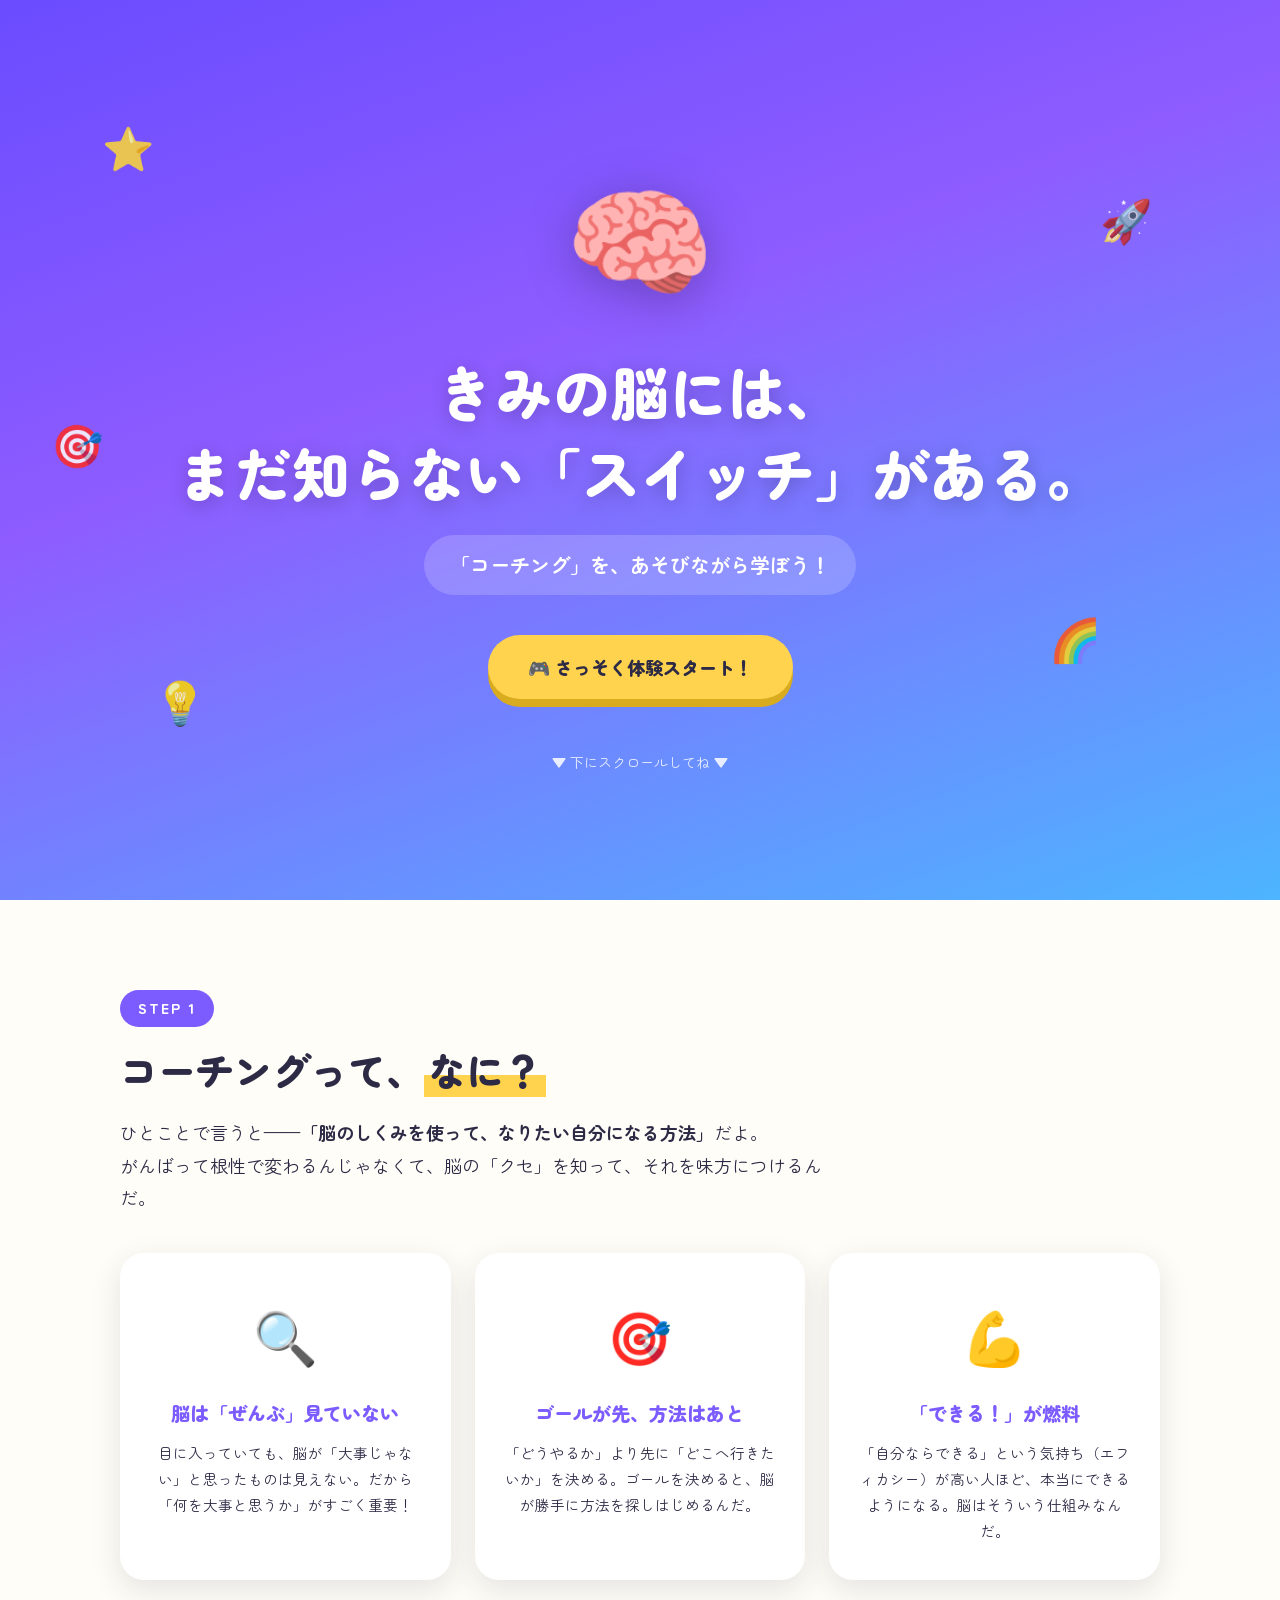
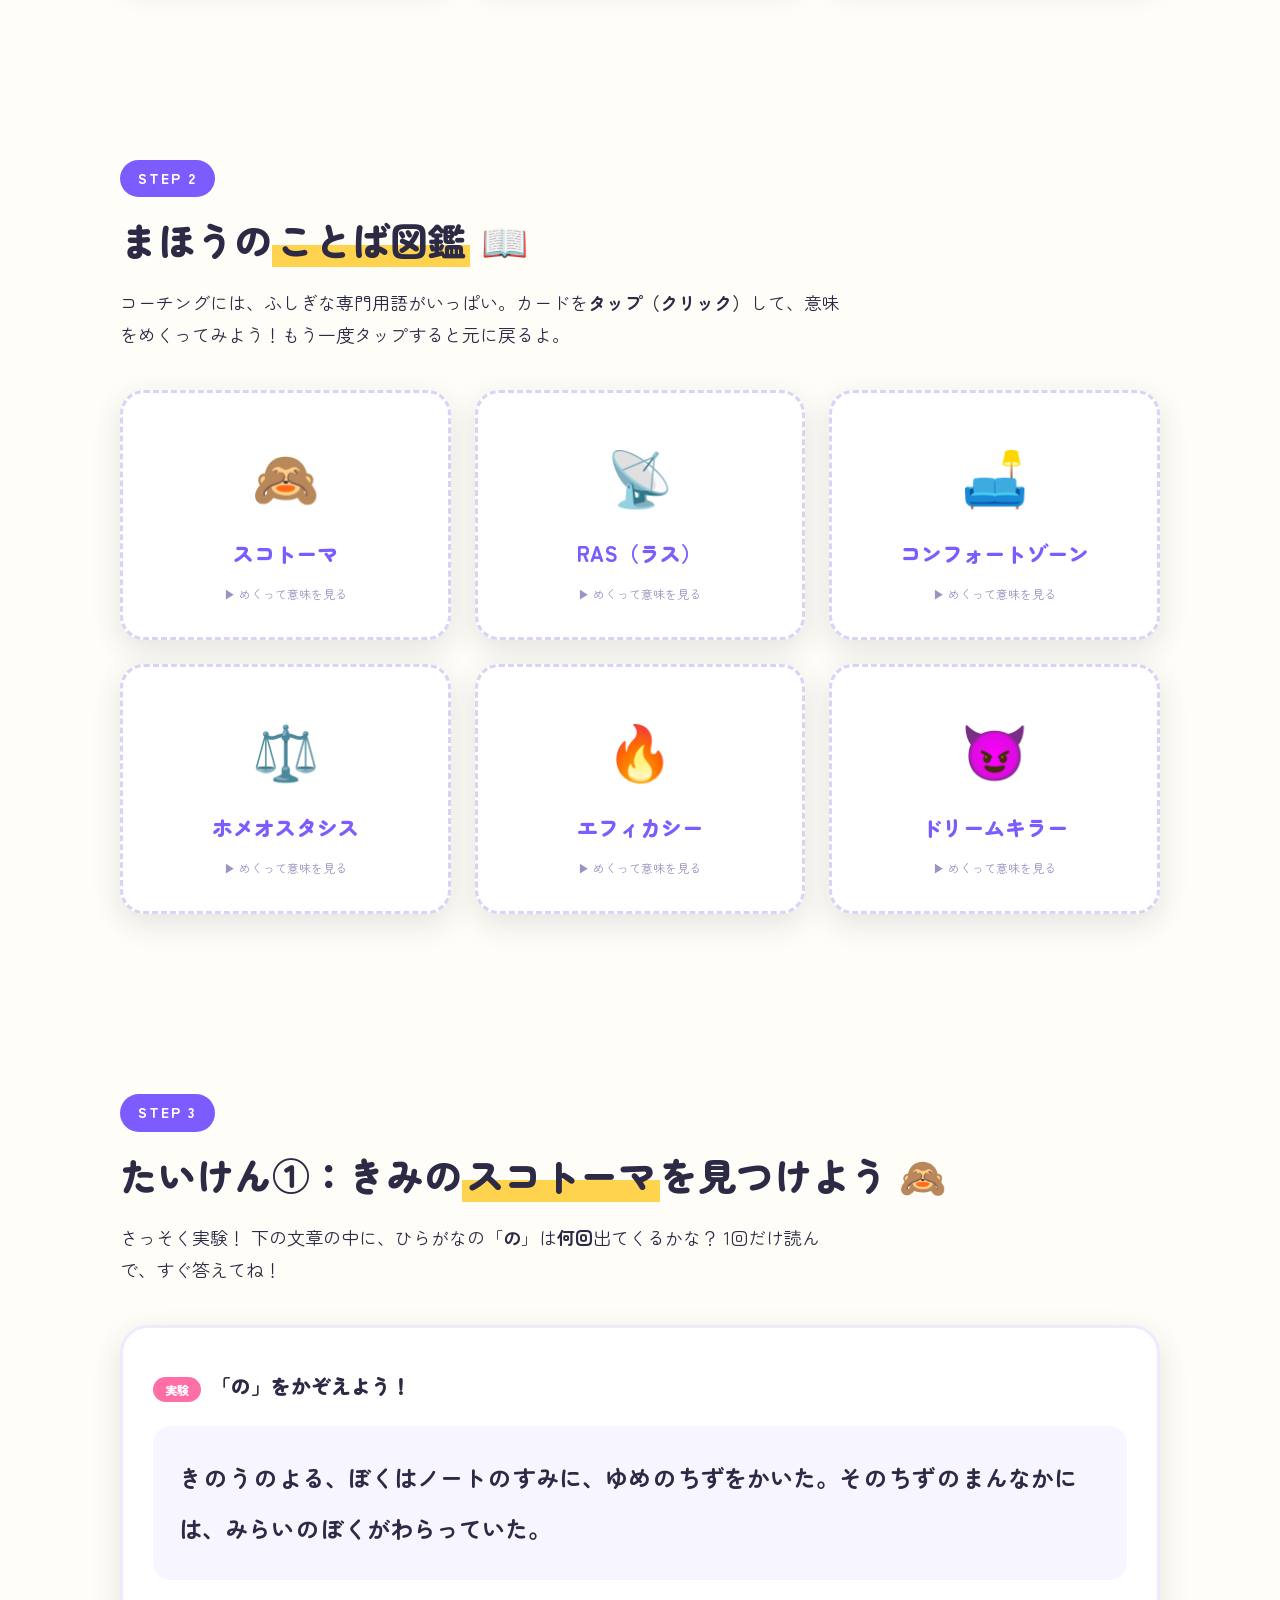
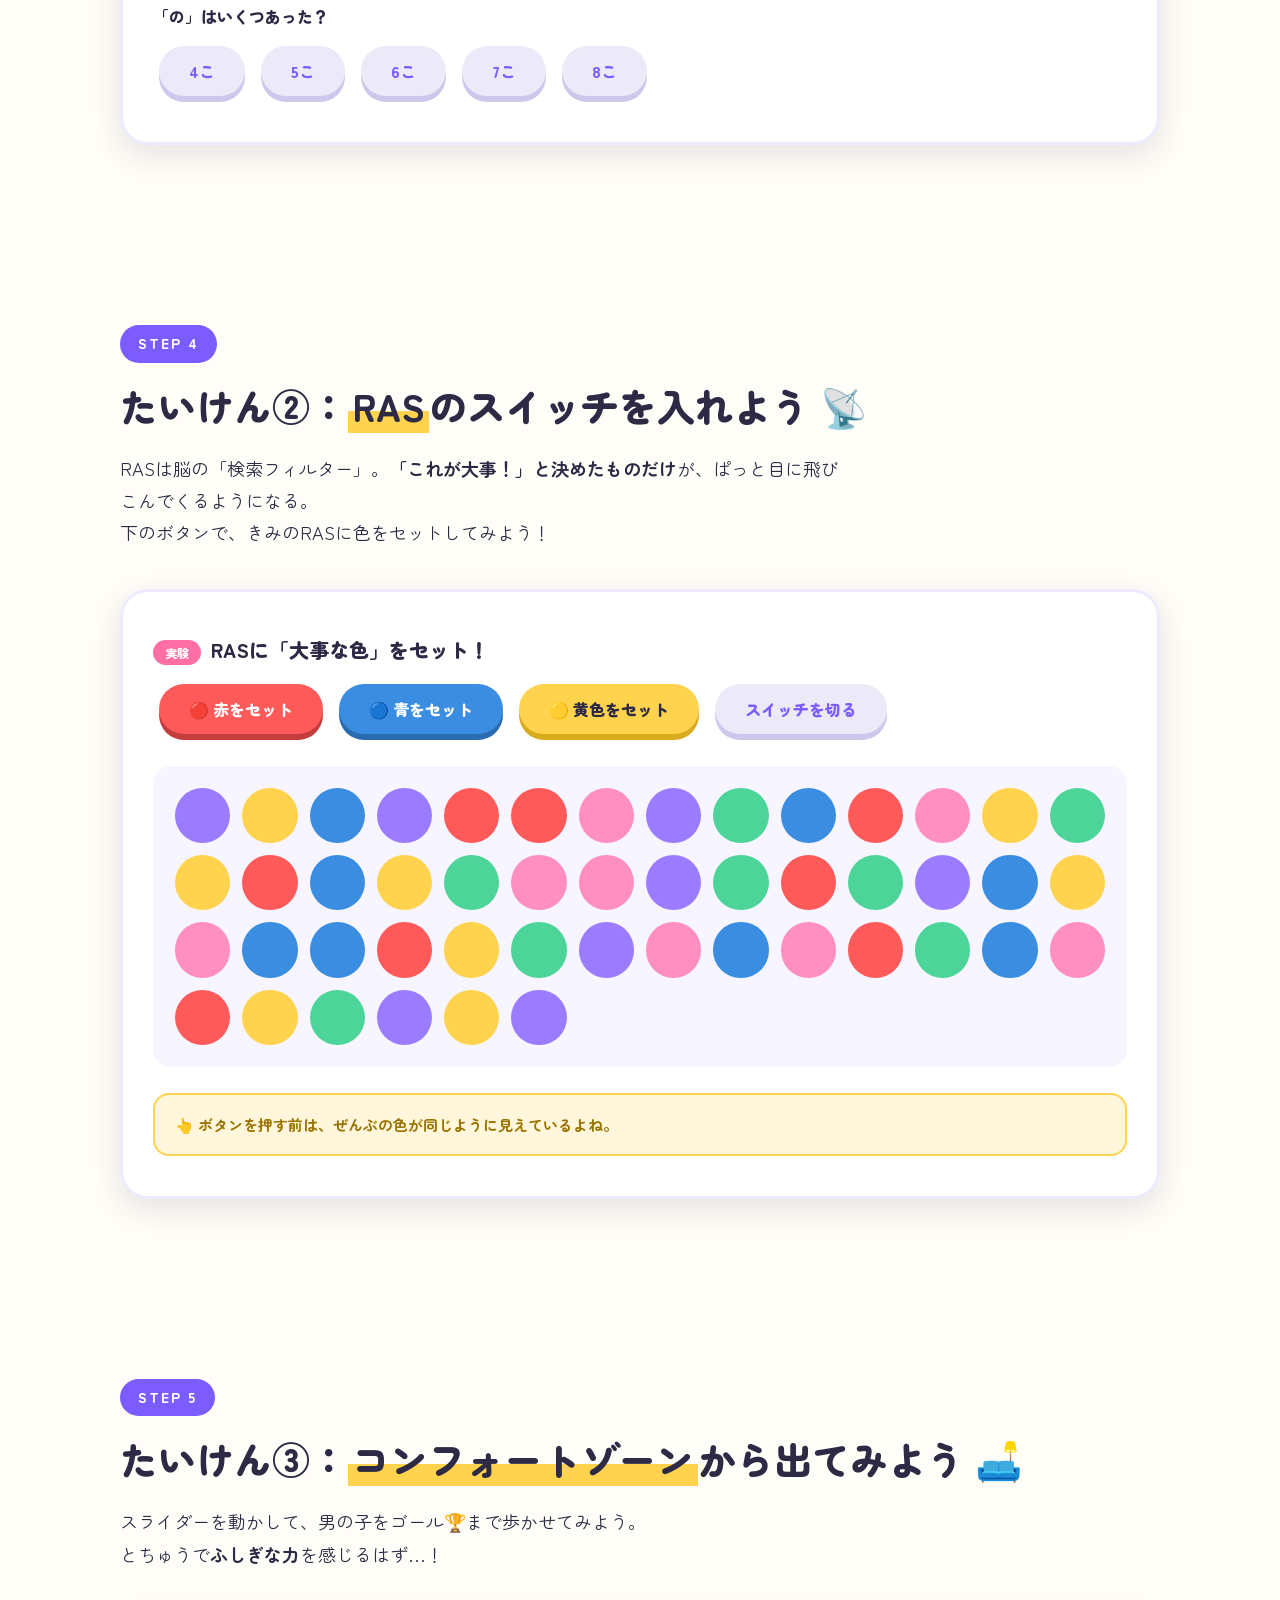
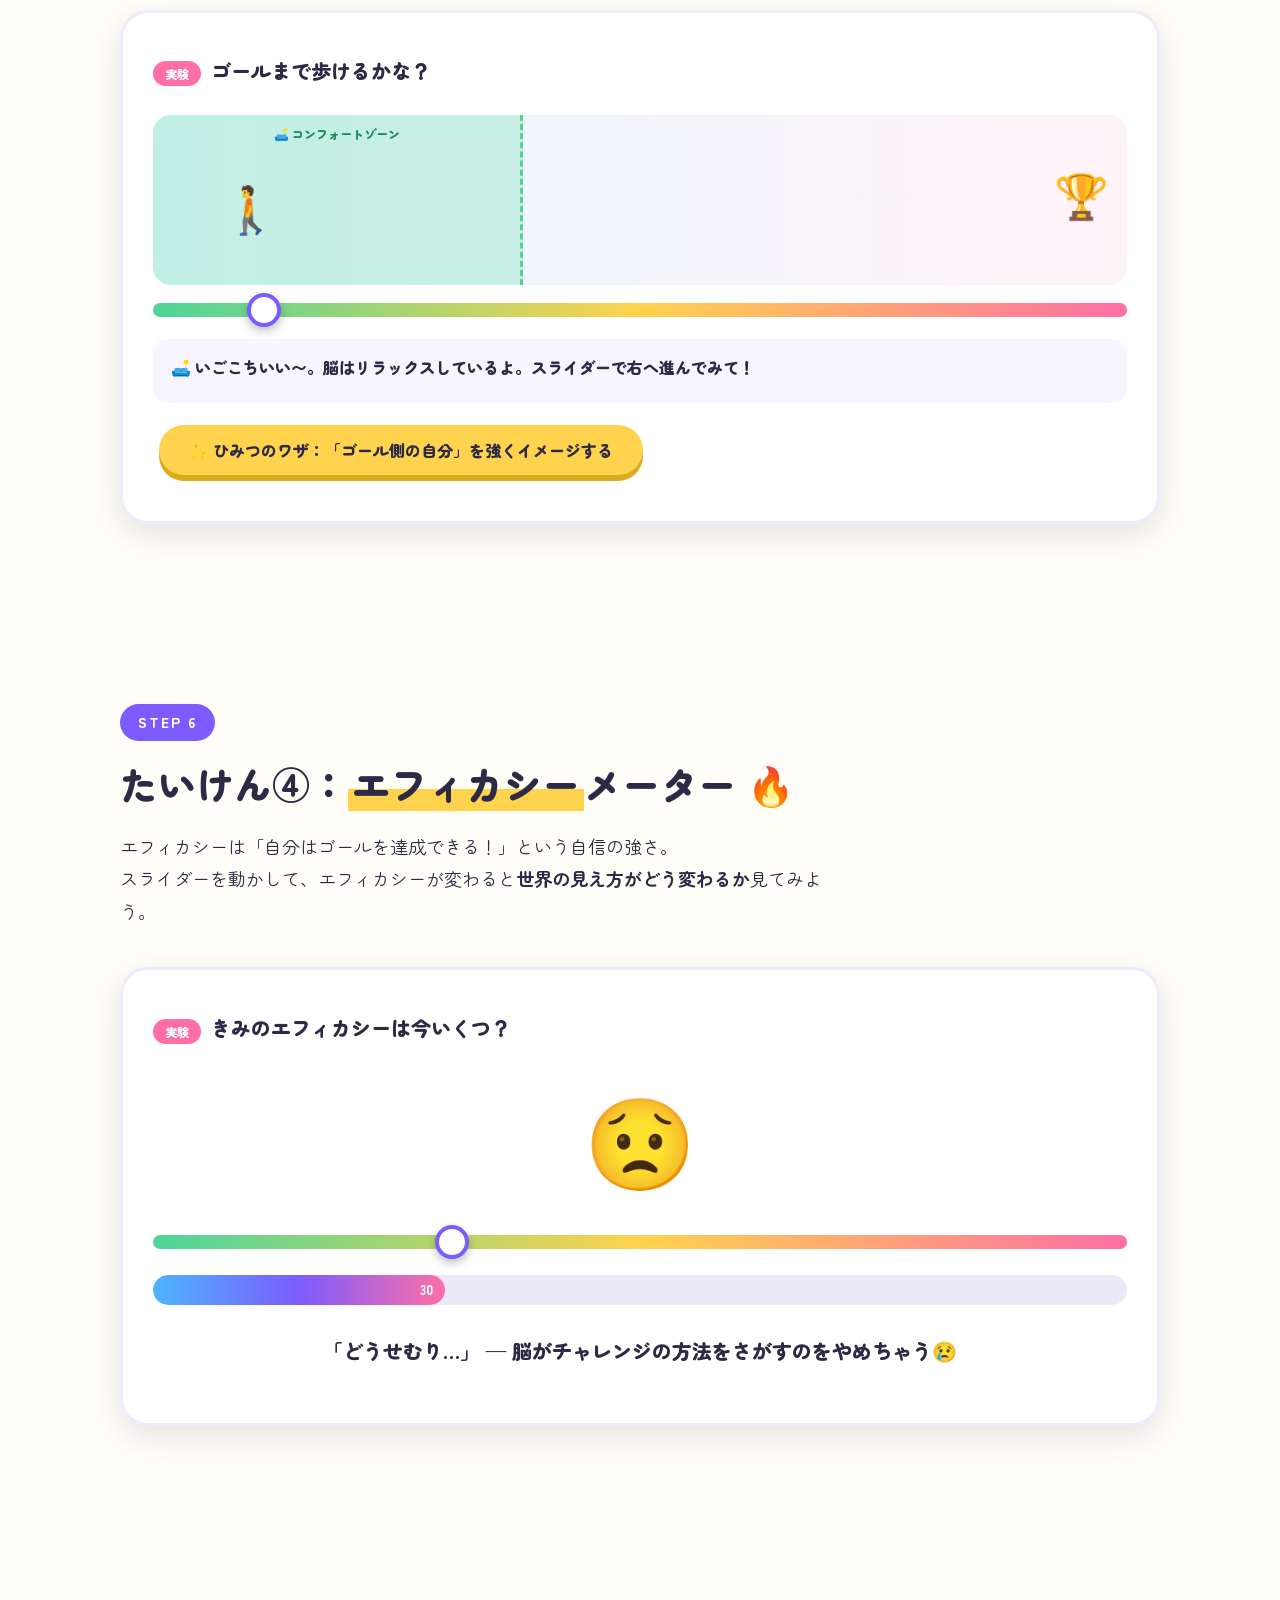
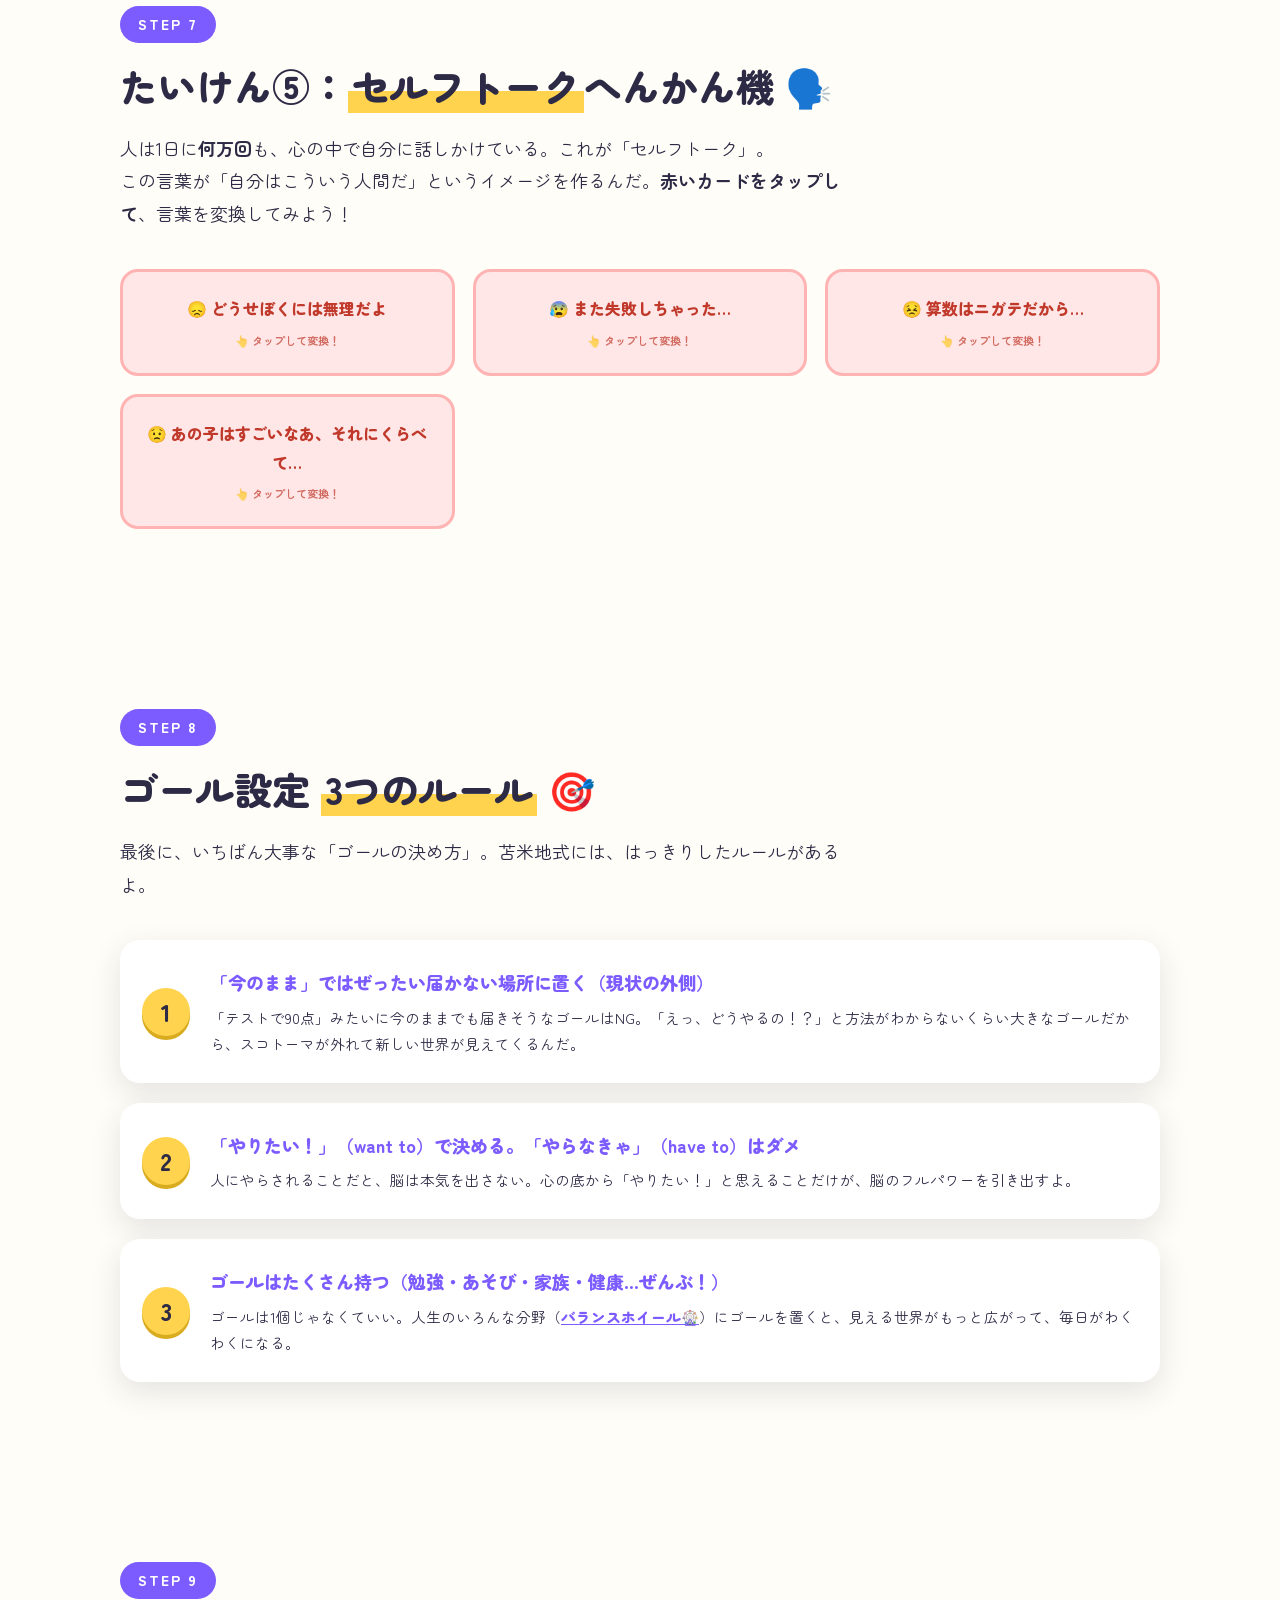
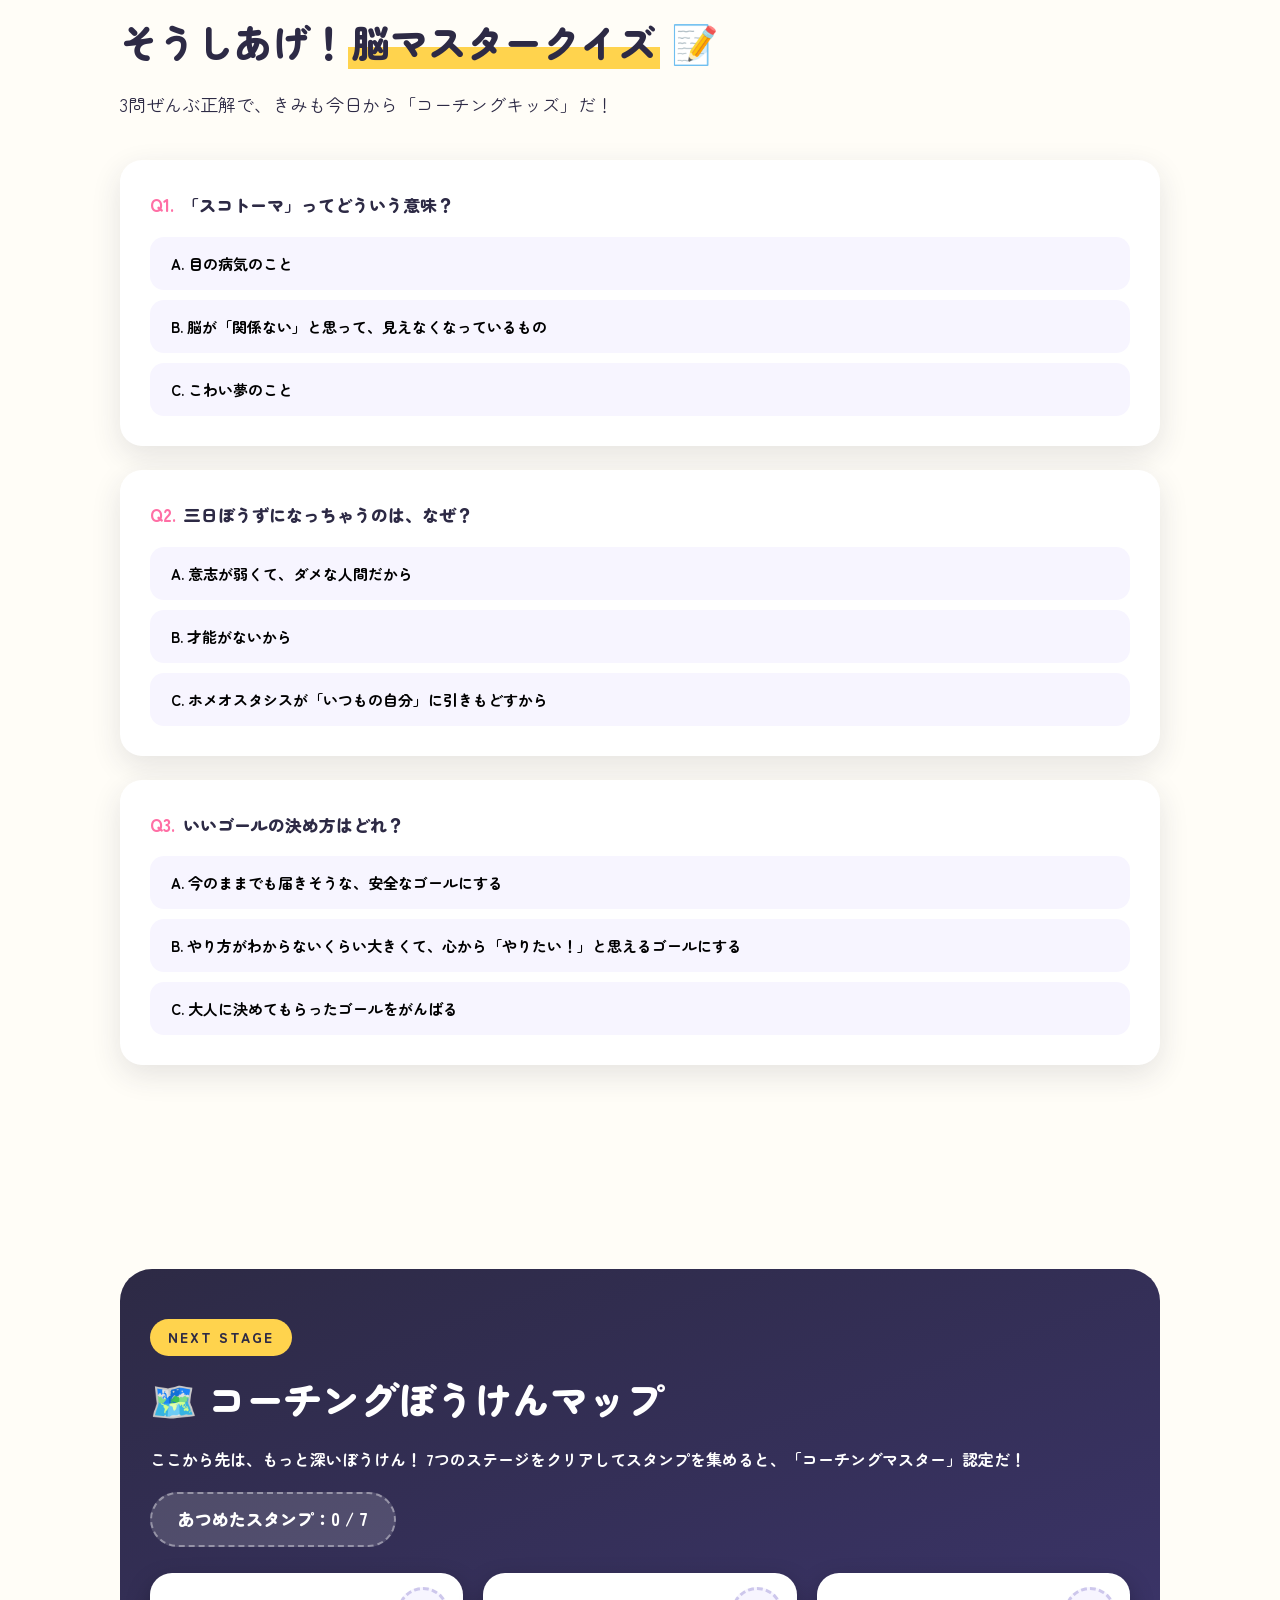
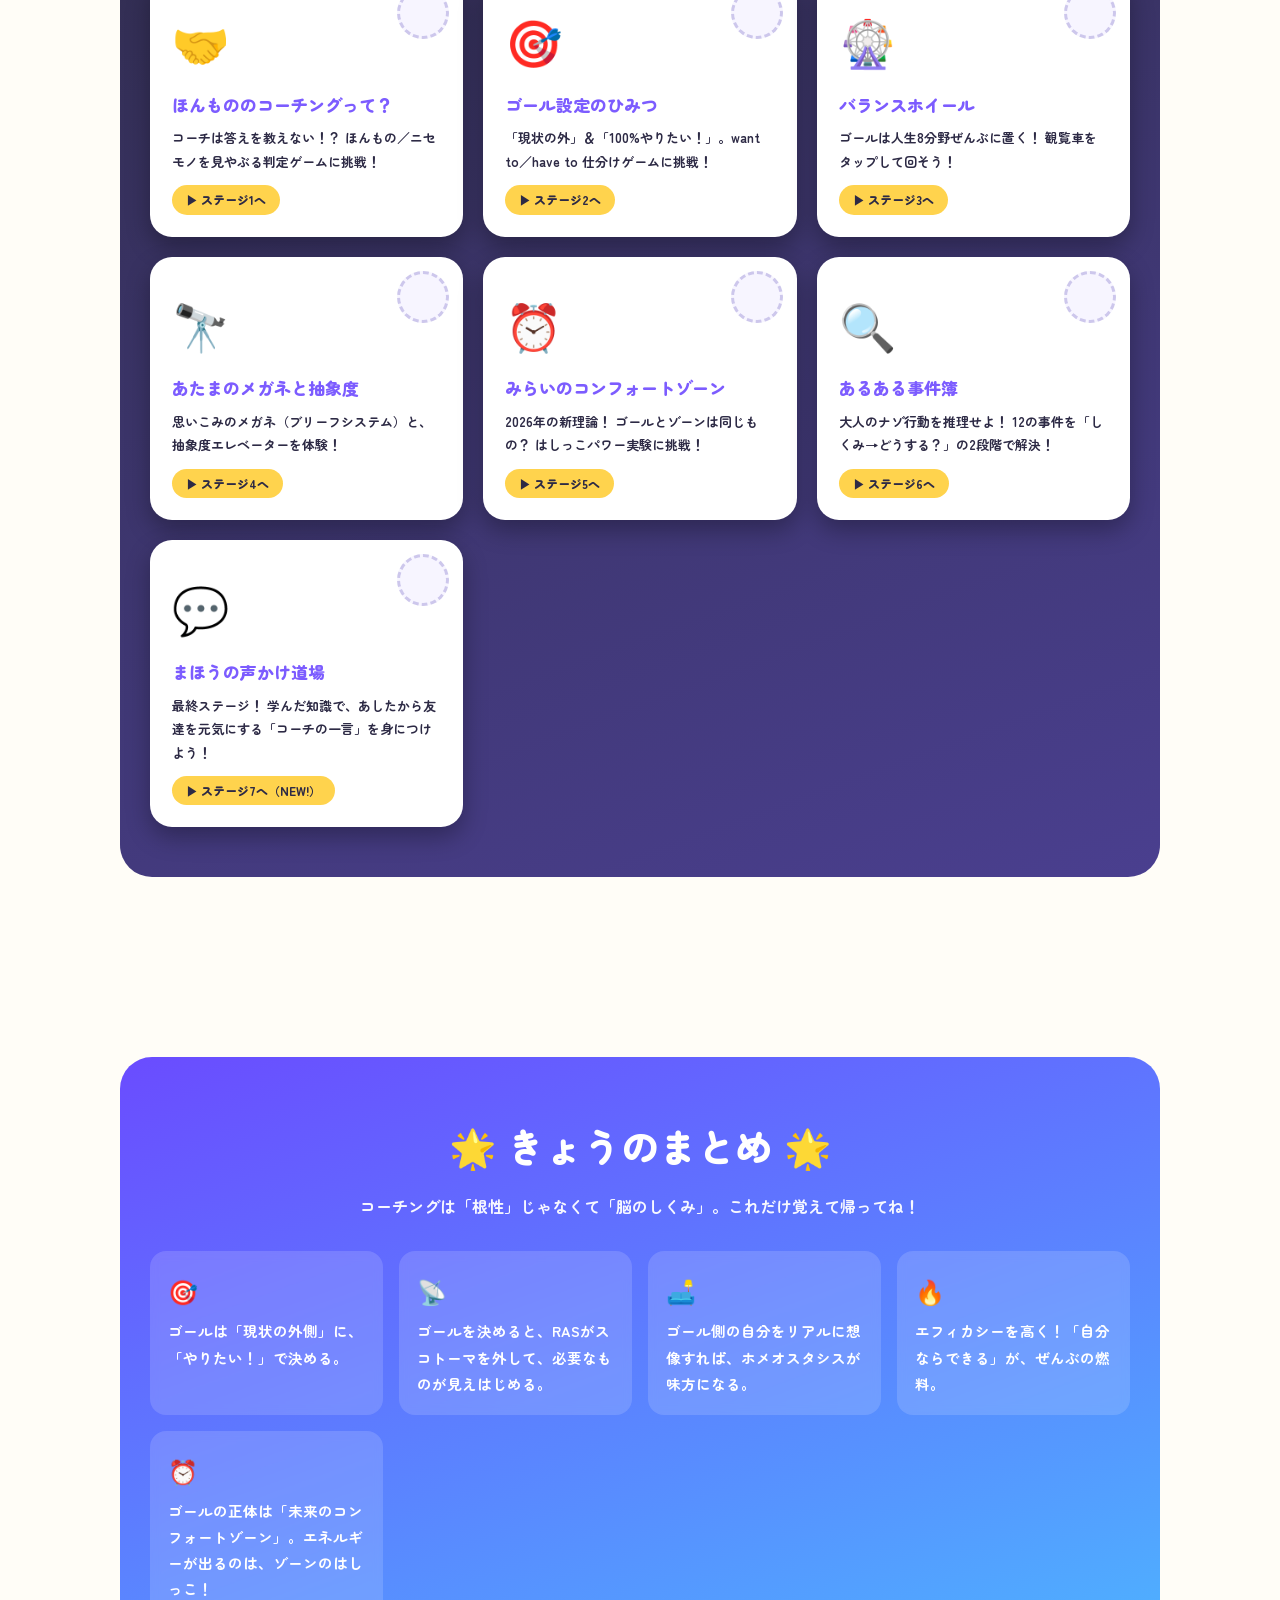
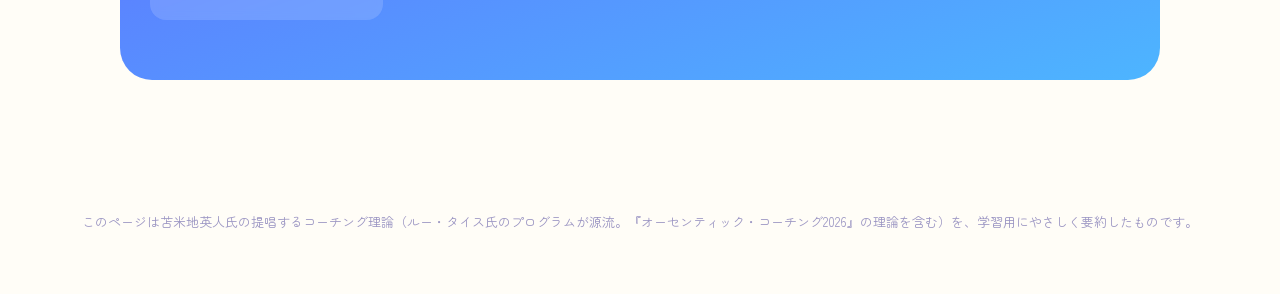
<file: index.html>
<!DOCTYPE html>
<html lang="ja">
<head>
<meta charset="UTF-8">
<meta name="viewport" content="width=device-width, initial-scale=1.0">
<title>きみの脳にはスイッチがある — コーチングを楽しく学ぼう</title>
<link rel="preconnect" href="https://fonts.googleapis.com">
<link href="https://fonts.googleapis.com/css2?family=Zen+Maru+Gothic:wght@400;700;900&display=swap" rel="stylesheet">
<style>
  /* ===== 基本設定 ===== */
  :root {
    --purple: #7c5cff;
    --blue: #4db5ff;
    --pink: #ff6fa5;
    --yellow: #ffd34d;
    --green: #4dd599;
    --red: #ff5a5a;
    --ink: #2d2a45;
    --paper: #fffdf7;
    --card: #ffffff;
    --shadow: 0 10px 30px rgba(45, 42, 69, 0.12);
  }
  * { margin: 0; padding: 0; box-sizing: border-box; }
  html { scroll-behavior: smooth; }
  body {
    font-family: "Zen Maru Gothic", "Hiragino Maru Gothic ProN", "Hiragino Sans", sans-serif;
    color: var(--ink);
    background: var(--paper);
    overflow-x: hidden;
    line-height: 1.8;
  }

  /* ===== スクロール進捗バー ===== */
  #progressBar {
    position: fixed; top: 0; left: 0; height: 6px; width: 0%;
    background: linear-gradient(90deg, var(--purple), var(--pink), var(--yellow));
    z-index: 1000; border-radius: 0 3px 3px 0;
    transition: width 0.1s linear;
  }

  /* ===== ヒーロー ===== */
  .hero {
    min-height: 100vh;
    background: linear-gradient(160deg, #6a4cff 0%, #8e5cff 40%, #4db5ff 100%);
    color: #fff;
    display: flex; flex-direction: column; justify-content: center; align-items: center;
    text-align: center; padding: 60px 20px; position: relative; overflow: hidden;
  }
  .hero .float-emoji {
    position: absolute; font-size: 42px; opacity: 0.85;
    animation: floaty 6s ease-in-out infinite;
    user-select: none; pointer-events: none;
  }
  @keyframes floaty {
    0%, 100% { transform: translateY(0) rotate(-6deg); }
    50% { transform: translateY(-28px) rotate(8deg); }
  }
  .hero h1 {
    font-size: clamp(30px, 6vw, 58px); font-weight: 900; line-height: 1.4;
    text-shadow: 0 4px 20px rgba(0,0,0,0.2);
    animation: popIn 0.9s cubic-bezier(0.18, 1.4, 0.4, 1) both;
  }
  .hero p.sub {
    margin-top: 22px; font-size: clamp(15px, 2.5vw, 20px); font-weight: 700;
    background: rgba(255,255,255,0.18); padding: 12px 26px; border-radius: 999px;
    backdrop-filter: blur(4px);
    animation: popIn 0.9s 0.25s cubic-bezier(0.18, 1.4, 0.4, 1) both;
  }
  @keyframes popIn {
    from { opacity: 0; transform: scale(0.7) translateY(30px); }
    to { opacity: 1; transform: scale(1) translateY(0); }
  }
  .hero .brain {
    font-size: clamp(70px, 12vw, 120px); margin-bottom: 10px;
    animation: brainPulse 2.4s ease-in-out infinite;
    filter: drop-shadow(0 8px 24px rgba(0,0,0,0.25));
  }
  @keyframes brainPulse {
    0%, 100% { transform: scale(1); }
    50% { transform: scale(1.12) rotate(3deg); }
  }
  .hero .cta {
    margin-top: 40px; display: inline-block; text-decoration: none;
    background: var(--yellow); color: var(--ink); font-weight: 900;
    font-size: 18px; padding: 16px 40px; border-radius: 999px;
    box-shadow: 0 8px 0 #d9ab1f; transition: transform 0.15s, box-shadow 0.15s;
    animation: popIn 0.9s 0.5s cubic-bezier(0.18, 1.4, 0.4, 1) both;
  }
  .hero .cta:hover { transform: translateY(-4px); box-shadow: 0 12px 0 #d9ab1f; }
  .hero .cta:active { transform: translateY(4px); box-shadow: 0 2px 0 #d9ab1f; }
  .hero .scroll-hint { margin-top: 50px; font-size: 14px; opacity: 0.85; animation: bounceDown 1.6s infinite; }
  @keyframes bounceDown { 0%, 100% { transform: translateY(0); } 50% { transform: translateY(10px); } }

  /* ===== セクション共通 ===== */
  section { padding: 90px 20px; max-width: 1080px; margin: 0 auto; }
  .section-label {
    display: inline-block; background: var(--purple); color: #fff;
    font-weight: 900; font-size: 14px; padding: 6px 18px; border-radius: 999px;
    margin-bottom: 14px; letter-spacing: 2px;
  }
  h2 { font-size: clamp(24px, 4.5vw, 38px); font-weight: 900; line-height: 1.5; margin-bottom: 18px; }
  h2 .marker { background: linear-gradient(transparent 60%, var(--yellow) 60%); padding: 0 4px; }
  .lead { font-size: clamp(15px, 2.2vw, 18px); margin-bottom: 40px; max-width: 720px; }

  .reveal { opacity: 0; transform: translateY(40px); transition: opacity 0.7s, transform 0.7s; }
  .reveal.visible { opacity: 1; transform: translateY(0); }

  /* ===== 3つのポイント ===== */
  .points { display: grid; grid-template-columns: repeat(auto-fit, minmax(250px, 1fr)); gap: 24px; }
  .point-card {
    background: var(--card); border-radius: 24px; padding: 32px 26px;
    box-shadow: var(--shadow); text-align: center;
    transition: transform 0.25s, box-shadow 0.25s; cursor: default;
    border: 3px solid transparent;
  }
  .point-card:hover { transform: translateY(-10px) rotate(-1deg); box-shadow: 0 20px 40px rgba(45,42,69,0.2); border-color: var(--yellow); }
  .point-card .icon { font-size: 52px; display: block; margin-bottom: 14px; transition: transform 0.3s; }
  .point-card:hover .icon { transform: scale(1.3) rotate(10deg); }
  .point-card h3 { font-size: 19px; font-weight: 900; margin-bottom: 10px; color: var(--purple); }
  .point-card p { font-size: 14.5px; }

  /* ===== フリップカード（用語） ===== */
  .flip-grid { display: grid; grid-template-columns: repeat(auto-fit, minmax(260px, 1fr)); gap: 24px; }
  .flip-card { perspective: 1200px; height: 250px; cursor: pointer; }
  .flip-inner {
    position: relative; width: 100%; height: 100%;
    transition: transform 0.7s cubic-bezier(0.3, 1.2, 0.4, 1);
    transform-style: preserve-3d;
  }
  /* めくる操作はタップ（クリック）のトグルのみ。hoverではめくらない（カード同士が干渉しないように） */
  .flip-card.flipped .flip-inner { transform: rotateY(180deg); }
  /* PCではhover時にふわっと浮かせて「押せる」ことだけ伝える */
  .flip-card { transition: transform 0.25s; }
  @media (hover: hover) and (pointer: fine) {
    .flip-card:hover { transform: translateY(-8px); }
  }
  .flip-face {
    position: absolute; inset: 0; backface-visibility: hidden;
    border-radius: 24px; padding: 26px; display: flex; flex-direction: column;
    justify-content: center; align-items: center; text-align: center;
    box-shadow: var(--shadow);
  }
  .flip-front { background: var(--card); border: 3px dashed #d9d4f5; }
  .flip-front .icon { font-size: 54px; margin-bottom: 12px; }
  .flip-front h3 { font-size: 21px; font-weight: 900; color: var(--purple); }
  .flip-front .hint { font-size: 12px; color: #9a94c2; margin-top: 10px; }
  .flip-back { background: linear-gradient(150deg, var(--purple), var(--blue)); color: #fff; transform: rotateY(180deg); }
  .flip-back p { font-size: 14px; font-weight: 700; line-height: 1.7; }
  .flip-back .ex { margin-top: 12px; font-size: 12.5px; background: rgba(255,255,255,0.2); border-radius: 12px; padding: 8px 12px; }

  /* ===== 体験ボックス共通 ===== */
  .lab {
    background: var(--card); border-radius: 28px; padding: 40px 30px;
    box-shadow: var(--shadow); border: 3px solid #efeafd;
  }
  .lab-title { font-size: 20px; font-weight: 900; margin-bottom: 6px; }
  .lab-title .badge {
    background: var(--pink); color: #fff; font-size: 12px;
    padding: 4px 12px; border-radius: 999px; margin-right: 10px; vertical-align: middle;
  }
  .btn {
    display: inline-block; border: none; cursor: pointer;
    font-family: inherit; font-weight: 900; font-size: 16px;
    background: var(--purple); color: #fff; padding: 13px 30px;
    border-radius: 999px; box-shadow: 0 6px 0 #5a3fd6;
    transition: transform 0.12s, box-shadow 0.12s, background 0.2s; margin: 6px;
  }
  .btn:hover { transform: translateY(-3px); box-shadow: 0 9px 0 #5a3fd6; }
  .btn:active { transform: translateY(3px); box-shadow: 0 1px 0 #5a3fd6; }
  .btn.yellow { background: var(--yellow); color: var(--ink); box-shadow: 0 6px 0 #d9ab1f; }
  .btn.yellow:hover { box-shadow: 0 9px 0 #d9ab1f; }
  .btn.yellow:active { box-shadow: 0 1px 0 #d9ab1f; }
  .btn.ghost { background: #eceaf8; color: var(--purple); box-shadow: 0 6px 0 #cdc7ec; }

  .result-msg {
    margin-top: 18px; padding: 16px 20px; border-radius: 16px;
    font-weight: 700; font-size: 15px; display: none;
    animation: popIn 0.5s cubic-bezier(0.18, 1.4, 0.4, 1) both;
  }
  .result-msg.show { display: block; }
  .result-msg.good { background: #e4f9ef; color: #1d8a5c; border: 2px solid var(--green); }
  .result-msg.info { background: #fff6dc; color: #9a7400; border: 2px solid var(--yellow); }

  /* ===== スコトーマ実験 ===== */
  .scotoma-text {
    font-size: clamp(17px, 3vw, 23px); font-weight: 700; line-height: 2.2;
    background: #f7f5ff; border-radius: 18px; padding: 26px; margin: 22px 0;
  }
  .scotoma-text .hit { transition: background 0.4s, color 0.4s; border-radius: 4px; padding: 0 2px; }
  .scotoma-text.revealed .hit { background: var(--yellow); color: #7a5c00; font-weight: 900; animation: hitPop 0.5s both; }
  @keyframes hitPop { 0% { transform: scale(1); } 50% { transform: scale(1.5); } 100% { transform: scale(1); } }
  .answer-btns { display: flex; flex-wrap: wrap; gap: 4px; }

  /* ===== RAS実験 ===== */
  .ras-grid {
    display: grid; grid-template-columns: repeat(auto-fill, minmax(52px, 1fr));
    gap: 12px; margin: 26px 0; background: #f7f5ff; border-radius: 18px; padding: 22px;
  }
  .ras-dot {
    aspect-ratio: 1; border-radius: 50%;
    transition: opacity 0.5s, transform 0.5s, filter 0.5s;
  }
  .ras-grid.focused .ras-dot:not(.target) { opacity: 0.12; filter: grayscale(0.9); transform: scale(0.8); }
  .ras-grid.focused .ras-dot.target { animation: rasPop 0.9s ease-in-out infinite; box-shadow: 0 0 0 4px rgba(255,255,255,0.6), 0 6px 18px rgba(0,0,0,0.25); }
  @keyframes rasPop { 0%, 100% { transform: scale(1); } 50% { transform: scale(1.25); } }

  /* ===== コンフォートゾーン実験 ===== */
  .cz-stage { position: relative; height: 170px; background: linear-gradient(90deg, #e8f6ff, #fff3f8); border-radius: 18px; margin: 26px 0 10px; overflow: hidden; }
  .cz-zone {
    position: absolute; top: 0; bottom: 0; width: 38%;
    background: rgba(77, 213, 153, 0.25); border-right: 3px dashed var(--green);
    display: flex; align-items: flex-start; justify-content: center;
    font-size: 12px; font-weight: 900; color: #1d8a5c; padding-top: 8px;
    transition: left 1s cubic-bezier(0.5, 0, 0.2, 1);
    left: 0;
  }
  .cz-goal { position: absolute; right: 18px; top: 50%; transform: translateY(-58%); font-size: 44px; }
  .cz-char {
    position: absolute; top: 50%; left: 10%; transform: translate(-50%, -42%);
    font-size: 46px; transition: left 0.15s; z-index: 2;
  }
  .cz-char.struggle { animation: struggle 0.4s infinite; }
  @keyframes struggle { 0%, 100% { transform: translate(-50%, -42%) rotate(-8deg); } 50% { transform: translate(-50%, -42%) rotate(8deg); } }
  .cz-band {
    position: absolute; top: 50%; height: 6px; background: repeating-linear-gradient(90deg, var(--red), var(--red) 8px, #ffb3b3 8px, #ffb3b3 16px);
    border-radius: 3px; transform: translateY(-50%); opacity: 0; transition: opacity 0.3s; z-index: 1;
  }
  .cz-slider { width: 100%; margin-top: 8px; }
  input[type="range"] {
    -webkit-appearance: none; appearance: none; height: 14px; border-radius: 7px;
    background: linear-gradient(90deg, var(--green), var(--yellow), var(--pink)); outline: none; cursor: pointer;
  }
  input[type="range"]::-webkit-slider-thumb {
    -webkit-appearance: none; appearance: none; width: 34px; height: 34px; border-radius: 50%;
    background: #fff; border: 4px solid var(--purple); box-shadow: 0 4px 10px rgba(0,0,0,0.25); cursor: grab;
    transition: transform 0.15s;
  }
  input[type="range"]::-webkit-slider-thumb:hover { transform: scale(1.15); }
  .cz-status { min-height: 64px; margin-top: 14px; font-weight: 900; font-size: 16px; padding: 14px 18px; border-radius: 14px; background: #f7f5ff; transition: background 0.3s; }

  /* ===== エフィカシーメーター ===== */
  .eff-face { font-size: 90px; text-align: center; margin: 10px 0; transition: transform 0.3s; }
  .eff-bar-wrap { background: #eceaf8; border-radius: 999px; height: 30px; overflow: hidden; margin: 18px 0; }
  .eff-bar {
    height: 100%; width: 30%; border-radius: 999px;
    background: linear-gradient(90deg, var(--blue), var(--purple), var(--pink));
    transition: width 0.3s ease-out;
    display: flex; align-items: center; justify-content: flex-end;
    color: #fff; font-weight: 900; font-size: 13px; padding-right: 12px;
  }
  .eff-msg { text-align: center; font-weight: 900; font-size: clamp(16px, 3vw, 20px); min-height: 60px; padding: 10px; }

  /* ===== セルフトーク変換 ===== */
  .talk-grid { display: grid; grid-template-columns: repeat(auto-fit, minmax(280px, 1fr)); gap: 18px; margin-top: 24px; }
  .talk-chip {
    position: relative; cursor: pointer; border-radius: 18px; padding: 22px 20px;
    font-weight: 900; font-size: 16px; text-align: center;
    background: #ffe7e7; color: #c0392b; border: 3px solid #ffb3b3;
    transition: transform 0.2s, background 0.4s, color 0.4s, border-color 0.4s;
    user-select: none;
  }
  .talk-chip:hover { transform: scale(1.04) rotate(-1deg); }
  .talk-chip .tap-hint { display: block; font-size: 11px; font-weight: 700; margin-top: 8px; opacity: 0.7; }
  .talk-chip.flipped { background: #e4f9ef; color: #1d8a5c; border-color: var(--green); animation: chipFlip 0.5s; }
  @keyframes chipFlip { 0% { transform: rotateX(0); } 50% { transform: rotateX(90deg) scale(1.1); } 100% { transform: rotateX(0); } }

  /* ===== ゴール設定ルール ===== */
  .rules { display: grid; gap: 20px; counter-reset: rule; }
  .rule {
    background: var(--card); border-radius: 20px; padding: 26px 26px 26px 90px;
    box-shadow: var(--shadow); position: relative; transition: transform 0.2s;
  }
  .rule:hover { transform: translateX(10px); }
  .rule::before {
    counter-increment: rule; content: counter(rule);
    position: absolute; left: 22px; top: 50%; transform: translateY(-50%);
    width: 48px; height: 48px; border-radius: 50%;
    background: var(--yellow); color: var(--ink);
    display: flex; align-items: center; justify-content: center;
    font-size: 24px; font-weight: 900; box-shadow: 0 4px 0 #d9ab1f;
  }
  .rule h3 { font-size: 18px; font-weight: 900; color: var(--purple); margin-bottom: 6px; }
  .rule p { font-size: 14.5px; }

  /* ===== クイズ ===== */
  .quiz-q { background: var(--card); border-radius: 22px; padding: 30px; box-shadow: var(--shadow); margin-bottom: 24px; }
  .quiz-q h3 { font-size: 17px; font-weight: 900; margin-bottom: 16px; }
  .quiz-q h3 .qnum { color: var(--pink); margin-right: 8px; }
  .quiz-opts { display: grid; gap: 10px; }
  .quiz-opt {
    text-align: left; font-family: inherit; font-size: 15px; font-weight: 700;
    background: #f7f5ff; border: 3px solid transparent; border-radius: 14px;
    padding: 13px 18px; cursor: pointer; transition: all 0.2s;
  }
  .quiz-opt:hover { border-color: var(--purple); transform: translateX(6px); }
  .quiz-opt.correct { background: #e4f9ef; border-color: var(--green); color: #1d8a5c; }
  .quiz-opt.wrong { background: #ffe7e7; border-color: var(--red); color: #c0392b; animation: shake 0.4s; }
  .quiz-opt:disabled { cursor: default; }
  @keyframes shake { 0%, 100% { transform: translateX(0); } 25% { transform: translateX(-8px); } 75% { transform: translateX(8px); } }
  .quiz-fb { margin-top: 12px; font-weight: 900; font-size: 14px; display: none; }
  .quiz-fb.show { display: block; animation: popIn 0.4s both; }
  .quiz-score {
    text-align: center; font-size: 22px; font-weight: 900;
    background: linear-gradient(150deg, var(--purple), var(--blue)); color: #fff;
    border-radius: 22px; padding: 30px; display: none;
  }
  .quiz-score.show { display: block; animation: popIn 0.6s both; }

  /* ===== ぼうけんマップ（スタンプラリー） ===== */
  .map-board {
    background: linear-gradient(160deg, #2d2a45, #4a3f8f);
    border-radius: 32px; padding: 50px 30px; color: #fff;
  }
  .map-board h2 { color: #fff; }
  .stamp-count {
    display: inline-block; background: rgba(255,255,255,0.15); border-radius: 999px;
    padding: 10px 26px; font-weight: 900; font-size: 17px; margin-bottom: 26px;
    border: 2px dashed rgba(255,255,255,0.4);
  }
  .map-grid { display: grid; grid-template-columns: repeat(auto-fit, minmax(240px, 1fr)); gap: 20px; }
  .map-card {
    position: relative; display: block; text-decoration: none; color: var(--ink);
    background: var(--card); border-radius: 22px; padding: 26px 22px 22px;
    box-shadow: 0 10px 25px rgba(0,0,0,0.3); transition: transform 0.25s;
  }
  .map-card:hover { transform: translateY(-10px) rotate(-1deg); }
  .map-card .map-icon { font-size: 46px; display: block; margin-bottom: 8px; }
  .map-card h3 { font-size: 17px; font-weight: 900; color: var(--purple); margin-bottom: 6px; }
  .map-card p { font-size: 13px; font-weight: 700; }
  .map-card .stamp-slot {
    position: absolute; top: 14px; right: 14px; width: 52px; height: 52px;
    border-radius: 50%; border: 3px dashed #cdc7ec;
    display: flex; align-items: center; justify-content: center;
    font-size: 26px; background: #f7f5ff;
  }
  .map-card .stamp-slot.got {
    border: 3px solid var(--yellow); background: #fff6dc;
    animation: stampSpin 0.8s cubic-bezier(0.18, 1.4, 0.4, 1) both;
  }
  @keyframes stampSpin { from { transform: scale(0) rotate(-540deg); } to { transform: scale(1) rotate(0); } }
  .map-card .go-tag { display: inline-block; margin-top: 12px; background: var(--yellow); color: var(--ink); font-size: 12px; font-weight: 900; padding: 4px 14px; border-radius: 999px; }
  .master-cert {
    display: none; margin-top: 28px; text-align: center;
    background: linear-gradient(150deg, var(--yellow), #ffbe3d); color: #6b4d00;
    border-radius: 22px; padding: 30px; font-weight: 900; font-size: 19px;
    box-shadow: 0 10px 30px rgba(255, 190, 61, 0.4);
  }
  .master-cert.show { display: block; animation: popIn 0.6s both; }
  .master-cert .big { font-size: 56px; display: block; margin-bottom: 6px; }

  /* ===== まとめ・フッター ===== */
  .summary {
    background: linear-gradient(160deg, #6a4cff, #4db5ff);
    border-radius: 32px; color: #fff; padding: 60px 30px; text-align: center;
  }
  .summary h2 { color: #fff; }
  .summary .takeaways { display: grid; grid-template-columns: repeat(auto-fit, minmax(220px, 1fr)); gap: 16px; margin-top: 30px; text-align: left; }
  .takeaway { background: rgba(255,255,255,0.15); border-radius: 16px; padding: 18px; font-weight: 700; font-size: 14.5px; backdrop-filter: blur(4px); }
  .takeaway .big { font-size: 24px; display: block; margin-bottom: 6px; }
  footer { text-align: center; padding: 40px 20px 60px; font-size: 13px; color: #9a94c2; }

  /* ===== 紙吹雪 ===== */
  .confetti { position: fixed; width: 12px; height: 12px; top: -20px; z-index: 999; pointer-events: none; animation: confettiFall linear forwards; }
  @keyframes confettiFall {
    to { transform: translateY(110vh) rotate(720deg); opacity: 0.6; }
  }

  @media (max-width: 600px) {
    section { padding: 60px 16px; }
    .rule { padding-left: 80px; }
  }
</style>
</head>
<body>

<div id="progressBar"></div>

<!-- ================= ヒーロー ================= -->
<header class="hero">
  <span class="float-emoji" style="top:12%; left:8%;">⭐</span>
  <span class="float-emoji" style="top:20%; right:10%; animation-delay:1s;">🚀</span>
  <span class="float-emoji" style="bottom:18%; left:12%; animation-delay:2s;">💡</span>
  <span class="float-emoji" style="bottom:25%; right:14%; animation-delay:0.5s;">🌈</span>
  <span class="float-emoji" style="top:45%; left:4%; animation-delay:1.5s;">🎯</span>

  <div class="brain">🧠</div>
  <h1>きみの脳には、<br>まだ知らない「スイッチ」がある。</h1>
  <p class="sub">「コーチング」を、あそびながら学ぼう！</p>
  <a href="#what" class="cta">🎮 さっそく体験スタート！</a>
  <div class="scroll-hint">▼ 下にスクロールしてね ▼</div>
</header>

<!-- ================= 認知科学コーチングとは ================= -->
<section id="what" class="reveal">
  <span class="section-label">STEP 1</span>
  <h2>コーチングって、<span class="marker">なに？</span></h2>
  <p class="lead">
    ひとことで言うと——<b>「脳のしくみを使って、なりたい自分になる方法」</b>だよ。<br>
    がんばって根性で変わるんじゃなくて、脳の「クセ」を知って、それを味方につけるんだ。
  </p>
  <div class="points">
    <div class="point-card">
      <span class="icon">🔍</span>
      <h3>脳は「ぜんぶ」見ていない</h3>
      <p>目に入っていても、脳が「大事じゃない」と思ったものは見えない。だから「何を大事と思うか」がすごく重要！</p>
    </div>
    <div class="point-card">
      <span class="icon">🎯</span>
      <h3>ゴールが先、方法はあと</h3>
      <p>「どうやるか」より先に「どこへ行きたいか」を決める。ゴールを決めると、脳が勝手に方法を探しはじめるんだ。</p>
    </div>
    <div class="point-card">
      <span class="icon">💪</span>
      <h3>「できる！」が燃料</h3>
      <p>「自分ならできる」という気持ち（エフィカシー）が高い人ほど、本当にできるようになる。脳はそういう仕組みなんだ。</p>
    </div>
  </div>
</section>

<!-- ================= 用語フリップカード ================= -->
<section class="reveal">
  <span class="section-label">STEP 2</span>
  <h2>まほうの<span class="marker">ことば図鑑</span> 📖</h2>
  <p class="lead">コーチングには、ふしぎな専門用語がいっぱい。カードを<b>タップ（クリック）</b>して、意味をめくってみよう！もう一度タップすると元に戻るよ。</p>

  <div class="flip-grid">
    <div class="flip-card" onclick="this.classList.toggle('flipped')">
      <div class="flip-inner">
        <div class="flip-face flip-front">
          <span class="icon">🙈</span><h3>スコトーマ</h3>
          <span class="hint">▶ めくって意味を見る</span>
        </div>
        <div class="flip-face flip-back">
          <p>「心理的盲点（もうてん）」のこと。目の前にあるのに、脳が「関係ない」と判断して<b>見えなくなっているもの</b>。</p>
          <div class="ex">🍮 例：冷蔵庫にプリンがあっても、「ある」と聞くまで気づかない！</div>
        </div>
      </div>
    </div>

    <div class="flip-card" onclick="this.classList.toggle('flipped')">
      <div class="flip-inner">
        <div class="flip-face flip-front">
          <span class="icon">📡</span><h3>RAS（ラス）</h3>
          <span class="hint">▶ めくって意味を見る</span>
        </div>
        <div class="flip-face flip-back">
          <p>脳の「検索フィルター」。自分が<b>大事だと思った情報だけ</b>を通して、あとはカットする門番さん。</p>
          <div class="ex">⚽ 例：サッカーを好きになると、街でサッカーの看板ばかり目に入る！</div>
        </div>
      </div>
    </div>

    <div class="flip-card" onclick="this.classList.toggle('flipped')">
      <div class="flip-inner">
        <div class="flip-face flip-front">
          <span class="icon">🛋️</span><h3>コンフォートゾーン</h3>
          <span class="hint">▶ めくって意味を見る</span>
        </div>
        <div class="flip-face flip-back">
          <p>「居心地（いごこち）のいい場所」。脳はここから出ると不安になって、<b>元にもどろうとする</b>。</p>
          <div class="ex">🏠 例：いつもの席、いつもの友だち、いつもの点数…が落ちつくのはこれ！</div>
        </div>
      </div>
    </div>

    <div class="flip-card" onclick="this.classList.toggle('flipped')">
      <div class="flip-inner">
        <div class="flip-face flip-front">
          <span class="icon">⚖️</span><h3>ホメオスタシス</h3>
          <span class="hint">▶ めくって意味を見る</span>
        </div>
        <div class="flip-face flip-back">
          <p>「元にもどす力」。体温をいつも36度くらいに保つみたいに、<b>心も「いつもの自分」にもどそうとする</b>働き。</p>
          <div class="ex">🔄 例：三日ぼうずは意志が弱いんじゃなくて、この力のしわざ！</div>
        </div>
      </div>
    </div>

    <div class="flip-card" onclick="this.classList.toggle('flipped')">
      <div class="flip-inner">
        <div class="flip-face flip-front">
          <span class="icon">🔥</span><h3>エフィカシー</h3>
          <span class="hint">▶ めくって意味を見る</span>
        </div>
        <div class="flip-face flip-back">
          <p>「自分はゴールを達成できる！」という<b>自分への自信の点数</b>。コーチングでいちばん大事なもの。</p>
          <div class="ex">💯 例：テストの点じゃなくて「自分ならできる」と思える心の点数！</div>
        </div>
      </div>
    </div>

    <div class="flip-card" onclick="this.classList.toggle('flipped')">
      <div class="flip-inner">
        <div class="flip-face flip-front">
          <span class="icon">😈</span><h3>ドリームキラー</h3>
          <span class="hint">▶ めくって意味を見る</span>
        </div>
        <div class="flip-face flip-back">
          <p>「そんなの無理だよ」と<b>夢をこわしてくる人</b>。悪気がない家族や先生のことも多い。だから大きなゴールはむやみに話さない。</p>
          <div class="ex">🤫 例：「プロゲーマーになる！」→「現実を見なさい」…これがドリームキラー！</div>
        </div>
      </div>
    </div>
  </div>
</section>

<!-- ================= スコトーマ体験 ================= -->
<section class="reveal">
  <span class="section-label">STEP 3</span>
  <h2>たいけん①：きみの<span class="marker">スコトーマ</span>を見つけよう 🙈</h2>
  <p class="lead">さっそく実験！ 下の文章の中に、ひらがなの「<b>の</b>」は<b>何回</b>出てくるかな？ 1回だけ読んで、すぐ答えてね！</p>

  <div class="lab">
    <div class="lab-title"><span class="badge">実験</span>「の」をかぞえよう！</div>
    <div class="scotoma-text" id="scotomaText">
      き<span class="hit">の</span>う<span class="hit">の</span>よる、ぼくはノート<span class="hit">の</span>すみに、ゆめ<span class="hit">の</span>ちずをかいた。そ<span class="hit">の</span>ちず<span class="hit">の</span>まんなかには、みらい<span class="hit">の</span>ぼくがわらっていた。
    </div>
    <p style="font-weight:900; margin-bottom:10px;">「の」はいくつあった？</p>
    <div class="answer-btns" id="scotomaBtns">
      <button class="btn ghost" onclick="scotomaAnswer(4, this)">4こ</button>
      <button class="btn ghost" onclick="scotomaAnswer(5, this)">5こ</button>
      <button class="btn ghost" onclick="scotomaAnswer(6, this)">6こ</button>
      <button class="btn ghost" onclick="scotomaAnswer(7, this)">7こ</button>
      <button class="btn ghost" onclick="scotomaAnswer(8, this)">8こ</button>
    </div>
    <div class="result-msg" id="scotomaResult"></div>
  </div>
</section>

<!-- ================= RAS体験 ================= -->
<section class="reveal">
  <span class="section-label">STEP 4</span>
  <h2>たいけん②：<span class="marker">RAS</span>のスイッチを入れよう 📡</h2>
  <p class="lead">
    RASは脳の「検索フィルター」。<b>「これが大事！」と決めたものだけ</b>が、ぱっと目に飛びこんでくるようになる。<br>
    下のボタンで、きみのRASに色をセットしてみよう！
  </p>

  <div class="lab">
    <div class="lab-title"><span class="badge">実験</span>RASに「大事な色」をセット！</div>
    <div style="margin-top:10px;">
      <button class="btn" style="background:var(--red); box-shadow:0 6px 0 #c43d3d;" onclick="setRas('red', this)">🔴 赤をセット</button>
      <button class="btn" style="background:#3a8de0; box-shadow:0 6px 0 #2a6cb0;" onclick="setRas('blue', this)">🔵 青をセット</button>
      <button class="btn yellow" onclick="setRas('yellow', this)">🟡 黄色をセット</button>
      <button class="btn ghost" onclick="setRas(null, this)">スイッチを切る</button>
    </div>
    <div class="ras-grid" id="rasGrid"></div>
    <div class="result-msg info show" id="rasMsg">👆 ボタンを押す前は、ぜんぶの色が同じように見えているよね。</div>
  </div>
</section>

<!-- ================= コンフォートゾーン体験 ================= -->
<section class="reveal">
  <span class="section-label">STEP 5</span>
  <h2>たいけん③：<span class="marker">コンフォートゾーン</span>から出てみよう 🛋️</h2>
  <p class="lead">
    スライダーを動かして、男の子をゴール🏆まで歩かせてみよう。<br>
    とちゅうで<b>ふしぎな力</b>を感じるはず…！
  </p>

  <div class="lab">
    <div class="lab-title"><span class="badge">実験</span>ゴールまで歩けるかな？</div>
    <div class="cz-stage" id="czStage">
      <div class="cz-zone" id="czZone">🛋️ コンフォートゾーン</div>
      <div class="cz-band" id="czBand"></div>
      <div class="cz-char" id="czChar">🚶</div>
      <div class="cz-goal">🏆</div>
    </div>
    <input type="range" class="cz-slider" id="czSlider" min="0" max="100" value="10">
    <div class="cz-status" id="czStatus">🛋️ いごこちいい〜。脳はリラックスしているよ。スライダーで右へ進んでみて！</div>
    <div style="margin-top:16px;">
      <button class="btn yellow" id="czMagicBtn" onclick="czMagic()">✨ ひみつのワザ：「ゴール側の自分」を強くイメージする</button>
    </div>
    <div class="result-msg good" id="czMagicMsg">
      🎉 コンフォートゾーンがゴール側に引っこしした！<br>
      ゴールの世界を<b>リアルに想像（臨場感）</b>すると、脳は「そっちが本当の自分だ」と思いこむ。すると今度はホメオスタシスが<b>ゴールに向かって引っぱってくれる</b>ようになるんだ。これがコーチングの最大のヒミツ！<br>
      実は「ゴール」の正体は<b>未来のコンフォートゾーン</b>——くわしくは <a href="pages/future-cz.html" style="color:#1d8a5c;">⏰ みらいのコンフォートゾーン</a> のステージで！
    </div>
  </div>
</section>

<!-- ================= エフィカシー体験 ================= -->
<section class="reveal">
  <span class="section-label">STEP 6</span>
  <h2>たいけん④：<span class="marker">エフィカシー</span>メーター 🔥</h2>
  <p class="lead">
    エフィカシーは「自分はゴールを達成できる！」という自信の強さ。<br>
    スライダーを動かして、エフィカシーが変わると<b>世界の見え方がどう変わるか</b>見てみよう。
  </p>

  <div class="lab">
    <div class="lab-title"><span class="badge">実験</span>きみのエフィカシーは今いくつ？</div>
    <div class="eff-face" id="effFace">😟</div>
    <input type="range" id="effSlider" min="0" max="100" value="30" style="width:100%;">
    <div class="eff-bar-wrap"><div class="eff-bar" id="effBar">30</div></div>
    <div class="eff-msg" id="effMsg">「どうせむり…」 — 脳がチャレンジの方法をさがすのをやめちゃう😢</div>
  </div>
</section>

<!-- ================= セルフトーク体験 ================= -->
<section class="reveal">
  <span class="section-label">STEP 7</span>
  <h2>たいけん⑤：<span class="marker">セルフトーク</span>へんかん機 🗣️</h2>
  <p class="lead">
    人は1日に<b>何万回</b>も、心の中で自分に話しかけている。これが「セルフトーク」。<br>
    この言葉が「自分はこういう人間だ」というイメージを作るんだ。<b>赤いカードをタップして</b>、言葉を変換してみよう！
  </p>

  <div class="talk-grid">
    <div class="talk-chip" data-neg="😞 どうせぼくには無理だよ" data-pos="😆 ぼくらしくないな。ぼくならできる！" onclick="flipTalk(this)">
      😞 どうせぼくには無理だよ<span class="tap-hint">👆 タップして変換！</span>
    </div>
    <div class="talk-chip" data-neg="😰 また失敗しちゃった…" data-pos="😄 次はもっとうまくやれるぞ！" onclick="flipTalk(this)">
      😰 また失敗しちゃった…<span class="tap-hint">👆 タップして変換！</span>
    </div>
    <div class="talk-chip" data-neg="😣 算数はニガテだから…" data-pos="🤩 算数が得意になっていく自分っていいな！" onclick="flipTalk(this)">
      😣 算数はニガテだから…<span class="tap-hint">👆 タップして変換！</span>
    </div>
    <div class="talk-chip" data-neg="😟 あの子はすごいなあ、それにくらべて…" data-pos="😎 ぼくにはぼくのすごさがある！" onclick="flipTalk(this)">
      😟 あの子はすごいなあ、それにくらべて…<span class="tap-hint">👆 タップして変換！</span>
    </div>
  </div>
  <div class="result-msg good" id="talkAllDone" style="margin-top:24px;">
    🎉 全部へんかんできた！ ポイントは、失敗しても「<b>自分らしくないな</b>」と言うこと。「できる自分」のほうを本物にしちゃうのが、苫米地式のセルフトークだよ。
  </div>
</section>

<!-- ================= ゴール設定 ================= -->
<section class="reveal">
  <span class="section-label">STEP 8</span>
  <h2>ゴール設定 <span class="marker">3つのルール</span> 🎯</h2>
  <p class="lead">最後に、いちばん大事な「ゴールの決め方」。苫米地式には、はっきりしたルールがあるよ。</p>

  <div class="rules">
    <div class="rule">
      <h3>「今のまま」ではぜったい届かない場所に置く（現状の外側）</h3>
      <p>「テストで90点」みたいに今のままでも届きそうなゴールはNG。「えっ、どうやるの！？」と方法がわからないくらい大きなゴールだから、スコトーマが外れて新しい世界が見えてくるんだ。</p>
    </div>
    <div class="rule">
      <h3>「やりたい！」（want to）で決める。「やらなきゃ」（have to）はダメ</h3>
      <p>人にやらされることだと、脳は本気を出さない。心の底から「やりたい！」と思えることだけが、脳のフルパワーを引き出すよ。</p>
    </div>
    <div class="rule">
      <h3>ゴールはたくさん持つ（勉強・あそび・家族・健康…ぜんぶ！）</h3>
      <p>ゴールは1個じゃなくていい。人生のいろんな分野（<a href="pages/balance-wheel.html" style="color:var(--purple); font-weight:900;">バランスホイール🎡</a>）にゴールを置くと、見える世界がもっと広がって、毎日がわくわくになる。</p>
    </div>
  </div>
</section>

<!-- ================= クイズ ================= -->
<section class="reveal">
  <span class="section-label">STEP 9</span>
  <h2>そうしあげ！<span class="marker">脳マスタークイズ</span> 📝</h2>
  <p class="lead">3問ぜんぶ正解で、きみも今日から「コーチングキッズ」だ！</p>

  <div class="quiz-q">
    <h3><span class="qnum">Q1.</span>「スコトーマ」ってどういう意味？</h3>
    <div class="quiz-opts">
      <button class="quiz-opt" onclick="quizAnswer(this, false)">A. 目の病気のこと</button>
      <button class="quiz-opt" onclick="quizAnswer(this, true)">B. 脳が「関係ない」と思って、見えなくなっているもの</button>
      <button class="quiz-opt" onclick="quizAnswer(this, false)">C. こわい夢のこと</button>
    </div>
    <div class="quiz-fb"></div>
  </div>

  <div class="quiz-q">
    <h3><span class="qnum">Q2.</span>三日ぼうずになっちゃうのは、なぜ？</h3>
    <div class="quiz-opts">
      <button class="quiz-opt" onclick="quizAnswer(this, false)">A. 意志が弱くて、ダメな人間だから</button>
      <button class="quiz-opt" onclick="quizAnswer(this, false)">B. 才能がないから</button>
      <button class="quiz-opt" onclick="quizAnswer(this, true)">C. ホメオスタシスが「いつもの自分」に引きもどすから</button>
    </div>
    <div class="quiz-fb"></div>
  </div>

  <div class="quiz-q">
    <h3><span class="qnum">Q3.</span>いいゴールの決め方はどれ？</h3>
    <div class="quiz-opts">
      <button class="quiz-opt" onclick="quizAnswer(this, false)">A. 今のままでも届きそうな、安全なゴールにする</button>
      <button class="quiz-opt" onclick="quizAnswer(this, true)">B. やり方がわからないくらい大きくて、心から「やりたい！」と思えるゴールにする</button>
      <button class="quiz-opt" onclick="quizAnswer(this, false)">C. 大人に決めてもらったゴールをがんばる</button>
    </div>
    <div class="quiz-fb"></div>
  </div>

  <div class="quiz-score" id="quizScore"></div>
</section>

<!-- ================= ぼうけんマップ ================= -->
<section id="map" class="reveal">
  <div class="map-board">
    <span class="section-label" style="background:var(--yellow); color:var(--ink);">NEXT STAGE</span>
    <h2>🗺️ コーチングぼうけんマップ</h2>
    <p style="font-weight:700; margin-bottom:18px;">ここから先は、もっと深いぼうけん！ 7つのステージをクリアしてスタンプを集めると、<b>「コーチングマスター」認定</b>だ！</p>
    <div class="stamp-count" id="stampCount">あつめたスタンプ：0 / 7</div>

    <div class="map-grid">
      <a class="map-card" href="pages/authentic.html">
        <span class="stamp-slot" data-stamp="authentic"></span>
        <span class="map-icon">🤝</span>
        <h3>ほんもののコーチングって？</h3>
        <p>コーチは答えを教えない！？ ほんもの／ニセモノを見やぶる判定ゲームに挑戦！</p>
        <span class="go-tag">▶ ステージ1へ</span>
      </a>
      <a class="map-card" href="pages/goal.html">
        <span class="stamp-slot" data-stamp="goal"></span>
        <span class="map-icon">🎯</span>
        <h3>ゴール設定のひみつ</h3>
        <p>「現状の外」＆「100%やりたい！」。want to／have to 仕分けゲームに挑戦！</p>
        <span class="go-tag">▶ ステージ2へ</span>
      </a>
      <a class="map-card" href="pages/balance-wheel.html">
        <span class="stamp-slot" data-stamp="wheel"></span>
        <span class="map-icon">🎡</span>
        <h3>バランスホイール</h3>
        <p>ゴールは人生8分野ぜんぶに置く！ 観覧車をタップして回そう！</p>
        <span class="go-tag">▶ ステージ3へ</span>
      </a>
      <a class="map-card" href="pages/abstraction.html">
        <span class="stamp-slot" data-stamp="abstract"></span>
        <span class="map-icon">🔭</span>
        <h3>あたまのメガネと抽象度</h3>
        <p>思いこみのメガネ（ブリーフシステム）と、抽象度エレベーターを体験！</p>
        <span class="go-tag">▶ ステージ4へ</span>
      </a>
      <a class="map-card" href="pages/future-cz.html">
        <span class="stamp-slot" data-stamp="future"></span>
        <span class="map-icon">⏰</span>
        <h3>みらいのコンフォートゾーン</h3>
        <p>2026年の新理論！ ゴールとゾーンは同じもの？ はしっこパワー実験に挑戦！</p>
        <span class="go-tag">▶ ステージ5へ</span>
      </a>
      <a class="map-card" href="pages/case-files.html">
        <span class="stamp-slot" data-stamp="cases"></span>
        <span class="map-icon">🔍</span>
        <h3>あるある事件簿</h3>
        <p>大人のナゾ行動を推理せよ！ 12の事件を「しくみ→どうする？」の2段階で解決！</p>
        <span class="go-tag">▶ ステージ6へ</span>
      </a>
      <a class="map-card" href="pages/voice.html">
        <span class="stamp-slot" data-stamp="voice"></span>
        <span class="map-icon">💬</span>
        <h3>まほうの声かけ道場</h3>
        <p>最終ステージ！ 学んだ知識で、あしたから友達を元気にする「コーチの一言」を身につけよう！</p>
        <span class="go-tag">▶ ステージ7へ（NEW!）</span>
      </a>
    </div>

    <div class="master-cert" id="masterCert">
      <span class="big">🏆</span>
      おめでとう！ スタンプ7個コンプリート！<br>
      きみを「コーチングマスター」に認定します！🎉
    </div>
  </div>
</section>

<!-- ================= まとめ ================= -->
<section class="reveal">
  <div class="summary">
    <h2>🌟 きょうのまとめ 🌟</h2>
    <p style="font-weight:700; opacity:0.95;">コーチングは「根性」じゃなくて「脳のしくみ」。これだけ覚えて帰ってね！</p>
    <div class="takeaways">
      <div class="takeaway"><span class="big">🎯</span>ゴールは「現状の外側」に、「やりたい！」で決める。</div>
      <div class="takeaway"><span class="big">📡</span>ゴールを決めると、RASがスコトーマを外して、必要なものが見えはじめる。</div>
      <div class="takeaway"><span class="big">🛋️</span>ゴール側の自分をリアルに想像すれば、ホメオスタシスが味方になる。</div>
      <div class="takeaway"><span class="big">🔥</span>エフィカシーを高く！「自分ならできる」が、ぜんぶの燃料。</div>
      <div class="takeaway"><span class="big">⏰</span>ゴールの正体は「未来のコンフォートゾーン」。エネルギーが出るのは、ゾーンのはしっこ！</div>
    </div>
  </div>
</section>

<footer>
  このページは苫米地英人氏の提唱するコーチング理論（ルー・タイス氏のプログラムが源流。『オーセンティック・コーチング2026』の理論を含む）を、学習用にやさしく要約したものです。
</footer>

<script>
  /* ===== スクロール進捗バー ===== */
  window.addEventListener('scroll', function () {
    const h = document.documentElement;
    const pct = (h.scrollTop / (h.scrollHeight - h.clientHeight)) * 100;
    document.getElementById('progressBar').style.width = pct + '%';
  });

  /* ===== スクロールで出現 ===== */
  const observer = new IntersectionObserver(function (entries) {
    entries.forEach(function (e) {
      if (e.isIntersecting) e.target.classList.add('visible');
    });
  }, { threshold: 0.12 });
  document.querySelectorAll('.reveal').forEach(function (el) { observer.observe(el); });

  /* ===== 紙吹雪 ===== */
  const CONFETTI_COLORS = ['#7c5cff', '#4db5ff', '#ff6fa5', '#ffd34d', '#4dd599', '#ff5a5a'];
  function confetti(count) {
    for (let i = 0; i < count; i++) {
      const c = document.createElement('div');
      c.className = 'confetti';
      c.style.left = Math.random() * 100 + 'vw';
      c.style.background = CONFETTI_COLORS[Math.floor(Math.random() * CONFETTI_COLORS.length)];
      c.style.animationDuration = (1.8 + Math.random() * 1.6) + 's';
      c.style.borderRadius = Math.random() > 0.5 ? '50%' : '2px';
      document.body.appendChild(c);
      setTimeout(function () { c.remove(); }, 4000);
    }
  }

  /* ===== スコトーマ実験 ===== */
  const SCOTOMA_CORRECT = 7;
  function scotomaAnswer(n, btn) {
    const text = document.getElementById('scotomaText');
    const result = document.getElementById('scotomaResult');
    document.querySelectorAll('#scotomaBtns .btn').forEach(function (b) { b.disabled = true; b.style.opacity = 0.5; });
    btn.style.opacity = 1;
    text.classList.add('revealed');
    result.classList.add('show');
    if (n === SCOTOMA_CORRECT) {
      result.className = 'result-msg good show';
      result.innerHTML = '🎉 大正解！ ひらがなの「の」は <b>7こ</b>。ちなみに「ノート」の「ノ」はカタカナだから入らないよ。文章の<b>意味</b>を読もうとすると、1文字1文字はスコトーマに隠れて見えなくなる——脳は「大事だと思ったもの」しか見ていない証拠だね！';
      confetti(60);
    } else {
      result.className = 'result-msg info show';
      result.innerHTML = '正解は <b>7こ</b> でした（黄色く光っているところ）！ まちがえても大丈夫——むしろ大発見だよ。文章の<b>意味</b>を読もうとすると、1文字1文字は脳のスコトーマに隠れて見えなくなる。<b>脳は「大事だと思ったもの」しか見ていない</b>んだ！';
    }
  }

  /* ===== RAS実験 ===== */
  const RAS_PALETTE = [
    { key: 'red',    color: '#ff5a5a' },
    { key: 'blue',   color: '#3a8de0' },
    { key: 'yellow', color: '#ffd34d' },
    { key: 'green',  color: '#4dd599' },
    { key: 'purple', color: '#9b7bff' },
    { key: 'pink',   color: '#ff8fc0' }
  ];
  const RAS_DOT_COUNT = 48;
  (function buildRasGrid() {
    const grid = document.getElementById('rasGrid');
    /* 各色が必ず混ざるように順番に置いてからシャッフルする */
    const dots = [];
    for (let i = 0; i < RAS_DOT_COUNT; i++) dots.push(RAS_PALETTE[i % RAS_PALETTE.length]);
    for (let i = dots.length - 1; i > 0; i--) {
      const j = Math.floor(Math.random() * (i + 1));
      [dots[i], dots[j]] = [dots[j], dots[i]];
    }
    dots.forEach(function (d) {
      const el = document.createElement('div');
      el.className = 'ras-dot';
      el.dataset.colorKey = d.key;
      el.style.background = d.color;
      grid.appendChild(el);
    });
  })();
  const RAS_LABELS = { red: '赤', blue: '青', yellow: '黄色' };
  function setRas(colorKey, btn) {
    const grid = document.getElementById('rasGrid');
    const msg = document.getElementById('rasMsg');
    grid.querySelectorAll('.ras-dot').forEach(function (d) {
      d.classList.toggle('target', d.dataset.colorKey === colorKey);
    });
    if (colorKey) {
      grid.classList.add('focused');
      msg.className = 'result-msg good show';
      msg.innerHTML = '✨ <b>' + RAS_LABELS[colorKey] + 'だけが目に飛びこんでくる！</b> これがRASの力。「' + RAS_LABELS[colorKey] + 'が大事」とセットしたとたん、他の色はスコトーマに隠れた。<b>ゴールを決める＝RASに「大事なもの」をセットする</b>ってことなんだ。';
    } else {
      grid.classList.remove('focused');
      msg.className = 'result-msg info show';
      msg.innerHTML = 'スイッチを切ったよ。ぜんぶの色が同じように見えるね。ゴールがない状態だと、脳はこんなふうに「ぜんぶ平等＝なにも特別じゃない」世界を見ているんだ。';
    }
  }

  /* ===== コンフォートゾーン実験 ===== */
  const CZ_ZONE_END = 38;        /* ゾーンの右端（%） */
  const CZ_GOAL_POS = 90;        /* ゴール位置（%） */
  let czShifted = false;
  const czSlider = document.getElementById('czSlider');
  const czChar = document.getElementById('czChar');
  const czBand = document.getElementById('czBand');
  const czZone = document.getElementById('czZone');
  const czStatus = document.getElementById('czStatus');

  czSlider.addEventListener('input', function () {
    const pos = Number(czSlider.value) * 0.9 + 5;  /* 5%〜95%にマップ */
    czChar.style.left = pos + '%';
    updateCzStatus(pos);
  });

  function updateCzStatus(pos) {
    const zoneStart = czShifted ? 55 : 0;
    const zoneEnd = czShifted ? 93 : CZ_ZONE_END;
    const inZone = pos >= zoneStart && pos <= zoneEnd;

    if (inZone) {
      czChar.classList.remove('struggle');
      czBand.style.opacity = 0;
      if (czShifted && pos > 80) {
        czChar.textContent = '🏃';
        czStatus.innerHTML = '🏆 <b>ゴールとうちゃく！</b> コンフォートゾーンの中だから、ぜんぜん苦しくない。「がんばる」じゃなくて「自然にそうなる」——これが理想の状態！';
        czStatus.style.background = '#e4f9ef';
        if (!czStatus.dataset.celebrated) { confetti(80); czStatus.dataset.celebrated = '1'; }
      } else {
        czChar.textContent = czShifted ? '🏃' : '🚶';
        czStatus.innerHTML = czShifted
          ? '😊 ふしぎ！ さっきまで苦しかった場所が、いごこちよくなってる。どんどんゴールへ進もう！'
          : '🛋️ いごこちいい〜。脳はリラックスしているよ。スライダーで右へ進んでみて！';
        czStatus.style.background = '#f7f5ff';
      }
    } else {
      czChar.textContent = '😖';
      czChar.classList.add('struggle');
      /* ゴムバンドをゾーン中心からキャラまで描く */
      const bandStart = czShifted ? 74 : 19;
      const left = Math.min(bandStart, pos);
      const width = Math.abs(pos - bandStart);
      czBand.style.left = left + '%';
      czBand.style.width = width + '%';
      czBand.style.opacity = 1;
      czStatus.innerHTML = '😖 <b>うわっ、ゴムバンドみたいな力に引っぱられる！</b> これが<b>ホメオスタシス</b>。コンフォートゾーンの外に出ると、脳が「もどっておいで〜！」と全力で引きもどそうとするんだ。根性で進もうとしても、いつか負けちゃう…。<br>👇 そこで下の「ひみつのワザ」を使ってみよう！';
      czStatus.style.background = '#ffe7e7';
    }
  }

  function czMagic() {
    czShifted = true;
    czZone.style.left = '55%';
    czZone.style.width = '38%';
    czZone.innerHTML = '🛋️ コンフォートゾーン（引っこし！）';
    document.getElementById('czMagicMsg').classList.add('show');
    document.getElementById('czMagicBtn').disabled = true;
    document.getElementById('czMagicBtn').style.opacity = 0.5;
    confetti(50);
    updateCzStatus(Number(czSlider.value) * 0.9 + 5);
  }

  /* ===== エフィカシーメーター ===== */
  const EFF_LEVELS = [
    { min: 0,  face: '😢', msg: '「どうせむり…」 — 脳がチャレンジの方法をさがすのをやめちゃう😢' },
    { min: 21, face: '😟', msg: '「できるかなあ…」 — 脳はまだ半分ねむったまま。' },
    { min: 41, face: '🙂', msg: '「やってみようかな」 — RASが少しずつチャンスを見つけはじめた！' },
    { min: 61, face: '😄', msg: '「ぼくならできる！」 — 失敗しても「自分らしくないな」と思えるレベル！' },
    { min: 81, face: '🤩', msg: '「できるに決まってる！」 — 脳がフルパワーで方法をさがしまくる。これが最強状態🔥' }
  ];
  const effSlider = document.getElementById('effSlider');
  effSlider.addEventListener('input', function () {
    const v = Number(effSlider.value);
    const level = EFF_LEVELS.slice().reverse().find(function (l) { return v >= l.min; });
    document.getElementById('effFace').textContent = level.face;
    document.getElementById('effFace').style.transform = 'scale(' + (0.8 + v / 250) + ')';
    document.getElementById('effBar').style.width = Math.max(v, 8) + '%';
    document.getElementById('effBar').textContent = v;
    document.getElementById('effMsg').textContent = level.msg;
    if (v === 100 && !effSlider.dataset.maxed) { confetti(40); effSlider.dataset.maxed = '1'; }
  });

  /* ===== セルフトーク変換 ===== */
  function flipTalk(chip) {
    if (chip.classList.contains('flipped')) {
      chip.classList.remove('flipped');
      chip.innerHTML = chip.dataset.neg + '<span class="tap-hint">👆 タップして変換！</span>';
    } else {
      chip.classList.add('flipped');
      chip.innerHTML = chip.dataset.pos + '<span class="tap-hint">✨ へんかん成功！</span>';
      const all = document.querySelectorAll('.talk-chip');
      const done = document.querySelectorAll('.talk-chip.flipped');
      if (all.length === done.length) {
        document.getElementById('talkAllDone').classList.add('show');
        confetti(60);
      }
    }
  }

  /* ===== クイズ ===== */
  const QUIZ_TOTAL = 3;
  let quizAnswered = 0;
  let quizCorrect = 0;
  function quizAnswer(btn, isCorrect) {
    const q = btn.closest('.quiz-q');
    if (q.dataset.done) return;
    q.dataset.done = '1';
    quizAnswered++;
    const fb = q.querySelector('.quiz-fb');
    q.querySelectorAll('.quiz-opt').forEach(function (b) { b.disabled = true; });
    if (isCorrect) {
      quizCorrect++;
      btn.classList.add('correct');
      fb.textContent = '⭕ せいかい！すごい！';
      fb.style.color = '#1d8a5c';
    } else {
      btn.classList.add('wrong');
      q.querySelectorAll('.quiz-opt').forEach(function (b) {
        if (b.getAttribute('onclick').includes('true')) b.classList.add('correct');
      });
      fb.textContent = '❌ ざんねん！ 緑のが正解だよ。';
      fb.style.color = '#c0392b';
    }
    fb.classList.add('show');
    if (quizAnswered === QUIZ_TOTAL) showQuizScore();
  }
  function showQuizScore() {
    const score = document.getElementById('quizScore');
    score.classList.add('show');
    if (quizCorrect === QUIZ_TOTAL) {
      score.innerHTML = '🏆 ' + quizCorrect + '/' + QUIZ_TOTAL + ' 問正解！<br>パーフェクト！きみは今日から「コーチングキッズ」だ！🎉';
      confetti(120);
    } else if (quizCorrect >= 2) {
      score.innerHTML = '🎖️ ' + quizCorrect + '/' + QUIZ_TOTAL + ' 問正解！<br>おしい！もう一度カードをめくって復習したら、きみもコーチングキッズだ！';
      confetti(40);
    } else {
      score.innerHTML = '💪 ' + quizCorrect + '/' + QUIZ_TOTAL + ' 問正解！<br>だいじょうぶ、「まだ知らないだけ」。上のカードをめくり直してみよう。エフィカシー高く、もう一回！';
    }
  }

  /* ===== ぼうけんマップ：スタンプラリー表示 ===== */
  const STAMP_EMOJI = { authentic: '🤝', goal: '🎯', wheel: '🎡', abstract: '🔭', future: '⏰', cases: '🔍', voice: '💬' };
  const STAMP_TOTAL = 7;
  function renderStamps() {
    let stamps = {};
    try { stamps = JSON.parse(localStorage.getItem('coachingStamps') || '{}'); } catch (e) { stamps = {}; }
    let got = 0;
    document.querySelectorAll('.stamp-slot').forEach(function (slot) {
      const key = slot.dataset.stamp;
      if (stamps[key]) {
        got++;
        slot.textContent = STAMP_EMOJI[key];
        slot.classList.add('got');
      } else {
        slot.textContent = '';
        slot.classList.remove('got');
      }
    });
    document.getElementById('stampCount').textContent = 'あつめたスタンプ：' + got + ' / ' + STAMP_TOTAL;
    if (got === STAMP_TOTAL) {
      const cert = document.getElementById('masterCert');
      if (!cert.classList.contains('show')) {
        cert.classList.add('show');
        confetti(120);
      }
    }
  }
  renderStamps();
  /* 別タブ・別ページでスタンプを取って戻ってきたときも反映する */
  window.addEventListener('pageshow', renderStamps);
</script>
</body>
</html>
</file>
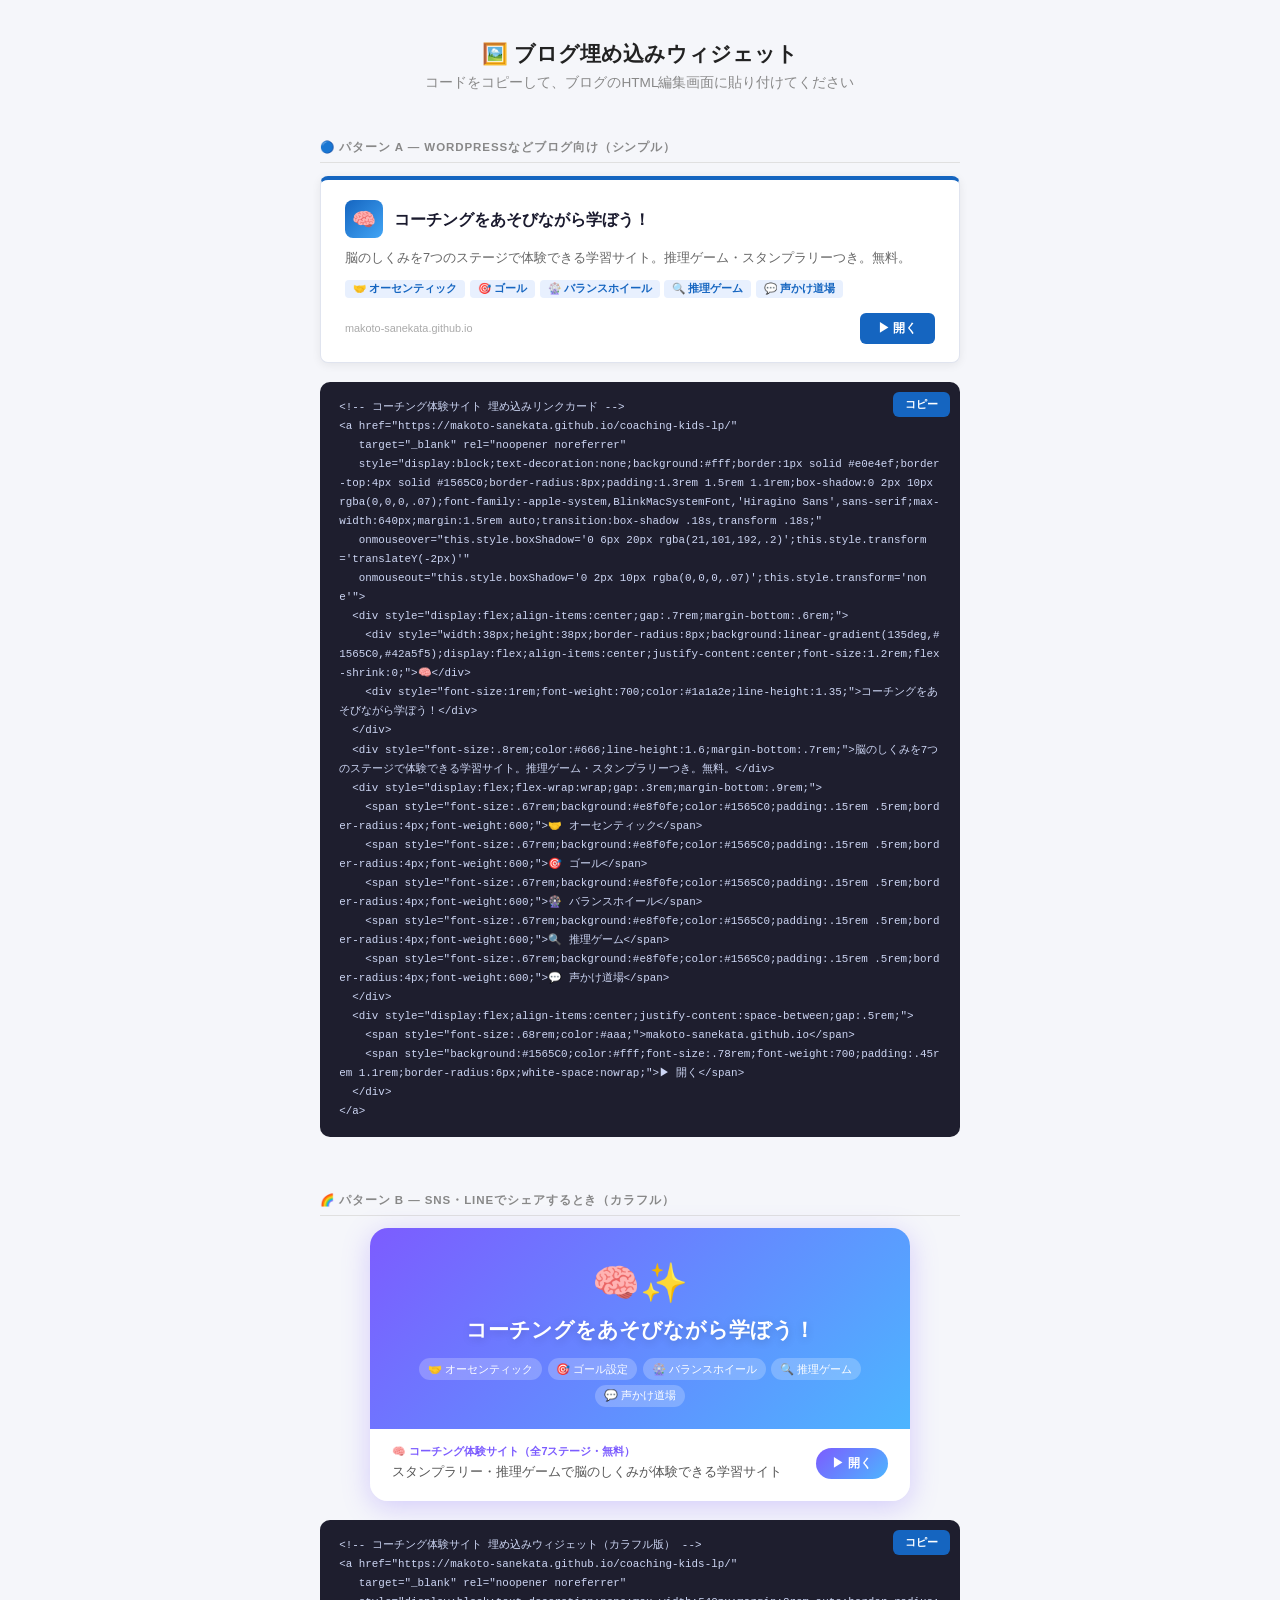
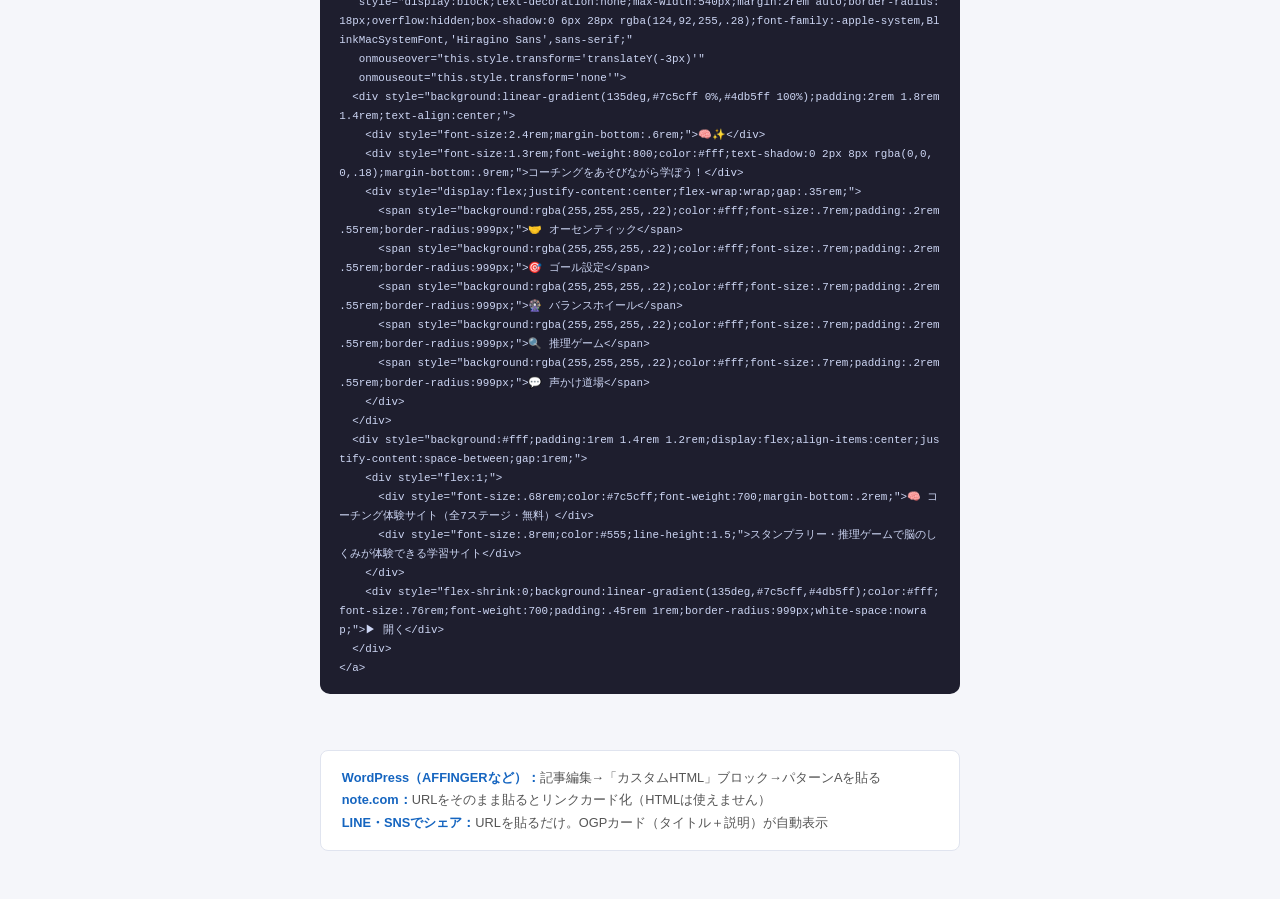
<file: embed-preview.html>
<!DOCTYPE html>
<html lang="ja">
<head>
<meta charset="UTF-8">
<meta name="viewport" content="width=device-width, initial-scale=1.0">
<title>埋め込みウィジェット — プレビュー＆コード</title>
<style>
  * { box-sizing: border-box; margin: 0; padding: 0; }
  body {
    font-family: -apple-system, BlinkMacSystemFont, 'Hiragino Sans', 'Yu Gothic', sans-serif;
    background: #f5f6fa;
    min-height: 100vh;
    padding: 2.5rem 1rem 3rem;
    color: #333;
  }
  h1 { text-align:center; font-size:1.3rem; margin-bottom:.4rem; color:#222; }
  .subtitle { text-align:center; font-size:.85rem; color:#888; margin-bottom:3rem; }

  /* ===== セクション ===== */
  .section { max-width:640px; margin:0 auto 3.5rem; }
  .section-label {
    font-size:.72rem;
    font-weight:700;
    letter-spacing:.08em;
    color:#888;
    text-transform:uppercase;
    margin-bottom:.8rem;
    padding-bottom:.4rem;
    border-bottom:1px solid #e0e0e0;
  }

  /* ===== 共通コードブロック ===== */
  .code-wrap {
    background:#1e1e2e;
    border-radius:10px;
    padding:1rem 1.2rem;
    position:relative;
    overflow:auto;
    margin-top:1.2rem;
  }
  .code-wrap pre {
    font-family:'SF Mono','Fira Code',monospace;
    font-size:.68rem;
    color:#cdd6f4;
    white-space:pre-wrap;
    word-break:break-all;
    line-height:1.75;
  }
  .copy-btn {
    position:absolute;
    top:.65rem;
    right:.65rem;
    background:#1565C0;
    color:#fff;
    border:none;
    border-radius:6px;
    padding:.3rem .75rem;
    font-size:.7rem;
    font-weight:700;
    cursor:pointer;
  }
  .copy-btn.ok { background:#2e7d32; }

  /* ===== バリアント A — ブログ向け（青・シンプル） ===== */
  .card-a {
    display:block;
    text-decoration:none;
    background:#fff;
    border:1px solid #e0e4ef;
    border-top:4px solid #1565C0;
    border-radius:8px;
    padding:1.3rem 1.5rem 1.1rem;
    box-shadow:0 2px 10px rgba(0,0,0,.07);
    transition:box-shadow .18s, transform .18s;
  }
  .card-a:hover { box-shadow:0 6px 20px rgba(21,101,192,.2); transform:translateY(-2px); }
  .card-a .head {
    display:flex;
    align-items:center;
    gap:.7rem;
    margin-bottom:.6rem;
  }
  .card-a .head .icon-box {
    width:38px; height:38px;
    border-radius:8px;
    background:linear-gradient(135deg,#1565C0,#42a5f5);
    display:flex; align-items:center; justify-content:center;
    font-size:1.2rem;
    flex-shrink:0;
  }
  .card-a .head .ttl {
    font-size:1rem;
    font-weight:700;
    color:#1a1a2e;
    line-height:1.35;
  }
  .card-a .desc {
    font-size:.8rem;
    color:#666;
    line-height:1.6;
    margin-bottom:.7rem;
  }
  .card-a .tags {
    display:flex;
    flex-wrap:wrap;
    gap:.3rem;
    margin-bottom:.9rem;
  }
  .card-a .tags span {
    font-size:.67rem;
    background:#e8f0fe;
    color:#1565C0;
    padding:.15rem .5rem;
    border-radius:4px;
    font-weight:600;
  }
  .card-a .footer-row {
    display:flex;
    align-items:center;
    justify-content:space-between;
    gap:.5rem;
  }
  .card-a .footer-row .domain {
    font-size:.68rem;
    color:#aaa;
  }
  .card-a .btn-a {
    background:#1565C0;
    color:#fff;
    font-size:.78rem;
    font-weight:700;
    padding:.45rem 1.1rem;
    border-radius:6px;
    white-space:nowrap;
  }

  /* ===== バリアント B — SNS・LINE向け（カラフル） ===== */
  .card-b {
    display:block;
    text-decoration:none;
    max-width:540px;
    margin:0 auto;
    border-radius:18px;
    overflow:hidden;
    box-shadow:0 6px 28px rgba(124,92,255,.28);
    transition:transform .18s, box-shadow .18s;
  }
  .card-b:hover { transform:translateY(-3px); box-shadow:0 12px 36px rgba(124,92,255,.38); }
  .card-b .bh {
    background:linear-gradient(135deg,#7c5cff 0%,#4db5ff 100%);
    padding:2rem 1.8rem 1.4rem;
    text-align:center;
  }
  .card-b .bh .big { font-size:2.4rem; margin-bottom:.6rem; }
  .card-b .bh .btitle {
    font-size:1.3rem;
    font-weight:800;
    color:#fff;
    text-shadow:0 2px 8px rgba(0,0,0,.18);
    margin-bottom:.9rem;
  }
  .card-b .bh .btags {
    display:flex; justify-content:center; flex-wrap:wrap; gap:.35rem;
  }
  .card-b .bh .btags span {
    background:rgba(255,255,255,.22);
    color:#fff;
    font-size:.7rem;
    padding:.2rem .55rem;
    border-radius:999px;
  }
  .card-b .bf {
    background:#fff;
    padding:1rem 1.4rem 1.2rem;
    display:flex;
    align-items:center;
    justify-content:space-between;
    gap:1rem;
  }
  .card-b .bf .bd { flex:1; }
  .card-b .bf .bd .bl { font-size:.68rem; color:#7c5cff; font-weight:700; margin-bottom:.2rem; }
  .card-b .bf .bd .bb { font-size:.8rem; color:#555; line-height:1.5; }
  .card-b .bf .btn-b {
    flex-shrink:0;
    background:linear-gradient(135deg,#7c5cff,#4db5ff);
    color:#fff;
    font-size:.76rem;
    font-weight:700;
    padding:.45rem 1rem;
    border-radius:999px;
    white-space:nowrap;
  }

  .note-box {
    max-width:640px;
    margin:0 auto;
    background:#fff;
    border:1px solid #e0e4ef;
    border-radius:8px;
    padding:1rem 1.3rem;
    font-size:.8rem;
    color:#555;
    line-height:1.75;
  }
  .note-box strong { color:#1565C0; }
</style>
</head>
<body>

<h1>🖼️ ブログ埋め込みウィジェット</h1>
<p class="subtitle">コードをコピーして、ブログのHTML編集画面に貼り付けてください</p>

<!-- ======================================================
     バリアント A — ブログ向け（青・シンプル）
     ====================================================== -->
<div class="section">
  <div class="section-label">🔵 パターン A ― WordPressなどブログ向け（シンプル）</div>

  <a class="card-a"
     href="https://makoto-sanekata.github.io/coaching-kids-lp/"
     target="_blank" rel="noopener noreferrer">
    <div class="head">
      <div class="icon-box">🧠</div>
      <div class="ttl">コーチングをあそびながら学ぼう！</div>
    </div>
    <div class="desc">脳のしくみを7つのステージで体験できる学習サイト。推理ゲーム・スタンプラリーつき。無料。</div>
    <div class="tags">
      <span>🤝 オーセンティック</span>
      <span>🎯 ゴール</span>
      <span>🎡 バランスホイール</span>
      <span>🔍 推理ゲーム</span>
      <span>💬 声かけ道場</span>
    </div>
    <div class="footer-row">
      <span class="domain">makoto-sanekata.github.io</span>
      <span class="btn-a">▶ 開く</span>
    </div>
  </a>

  <div class="code-wrap">
    <button class="copy-btn" onclick="copyCode('codeA',this)">コピー</button>
    <pre id="codeA">&lt;!-- コーチング体験サイト 埋め込みリンクカード --&gt;
&lt;a href="https://makoto-sanekata.github.io/coaching-kids-lp/"
   target="_blank" rel="noopener noreferrer"
   style="display:block;text-decoration:none;background:#fff;border:1px solid #e0e4ef;border-top:4px solid #1565C0;border-radius:8px;padding:1.3rem 1.5rem 1.1rem;box-shadow:0 2px 10px rgba(0,0,0,.07);font-family:-apple-system,BlinkMacSystemFont,'Hiragino Sans',sans-serif;max-width:640px;margin:1.5rem auto;transition:box-shadow .18s,transform .18s;"
   onmouseover="this.style.boxShadow='0 6px 20px rgba(21,101,192,.2)';this.style.transform='translateY(-2px)'"
   onmouseout="this.style.boxShadow='0 2px 10px rgba(0,0,0,.07)';this.style.transform='none'"&gt;
  &lt;div style="display:flex;align-items:center;gap:.7rem;margin-bottom:.6rem;"&gt;
    &lt;div style="width:38px;height:38px;border-radius:8px;background:linear-gradient(135deg,#1565C0,#42a5f5);display:flex;align-items:center;justify-content:center;font-size:1.2rem;flex-shrink:0;"&gt;🧠&lt;/div&gt;
    &lt;div style="font-size:1rem;font-weight:700;color:#1a1a2e;line-height:1.35;"&gt;コーチングをあそびながら学ぼう！&lt;/div&gt;
  &lt;/div&gt;
  &lt;div style="font-size:.8rem;color:#666;line-height:1.6;margin-bottom:.7rem;"&gt;脳のしくみを7つのステージで体験できる学習サイト。推理ゲーム・スタンプラリーつき。無料。&lt;/div&gt;
  &lt;div style="display:flex;flex-wrap:wrap;gap:.3rem;margin-bottom:.9rem;"&gt;
    &lt;span style="font-size:.67rem;background:#e8f0fe;color:#1565C0;padding:.15rem .5rem;border-radius:4px;font-weight:600;"&gt;🤝 オーセンティック&lt;/span&gt;
    &lt;span style="font-size:.67rem;background:#e8f0fe;color:#1565C0;padding:.15rem .5rem;border-radius:4px;font-weight:600;"&gt;🎯 ゴール&lt;/span&gt;
    &lt;span style="font-size:.67rem;background:#e8f0fe;color:#1565C0;padding:.15rem .5rem;border-radius:4px;font-weight:600;"&gt;🎡 バランスホイール&lt;/span&gt;
    &lt;span style="font-size:.67rem;background:#e8f0fe;color:#1565C0;padding:.15rem .5rem;border-radius:4px;font-weight:600;"&gt;🔍 推理ゲーム&lt;/span&gt;
    &lt;span style="font-size:.67rem;background:#e8f0fe;color:#1565C0;padding:.15rem .5rem;border-radius:4px;font-weight:600;"&gt;💬 声かけ道場&lt;/span&gt;
  &lt;/div&gt;
  &lt;div style="display:flex;align-items:center;justify-content:space-between;gap:.5rem;"&gt;
    &lt;span style="font-size:.68rem;color:#aaa;"&gt;makoto-sanekata.github.io&lt;/span&gt;
    &lt;span style="background:#1565C0;color:#fff;font-size:.78rem;font-weight:700;padding:.45rem 1.1rem;border-radius:6px;white-space:nowrap;"&gt;▶ 開く&lt;/span&gt;
  &lt;/div&gt;
&lt;/a&gt;</pre>
  </div>
</div>

<!-- ======================================================
     バリアント B — SNS・LINE向け（カラフル）
     ====================================================== -->
<div class="section">
  <div class="section-label">🌈 パターン B ― SNS・LINEでシェアするとき（カラフル）</div>

  <a class="card-b"
     href="https://makoto-sanekata.github.io/coaching-kids-lp/"
     target="_blank" rel="noopener noreferrer">
    <div class="bh">
      <div class="big">🧠✨</div>
      <div class="btitle">コーチングをあそびながら学ぼう！</div>
      <div class="btags">
        <span>🤝 オーセンティック</span>
        <span>🎯 ゴール設定</span>
        <span>🎡 バランスホイール</span>
        <span>🔍 推理ゲーム</span>
        <span>💬 声かけ道場</span>
      </div>
    </div>
    <div class="bf">
      <div class="bd">
        <div class="bl">🧠 コーチング体験サイト（全7ステージ・無料）</div>
        <div class="bb">スタンプラリー・推理ゲームで脳のしくみが体験できる学習サイト</div>
      </div>
      <div class="btn-b">▶ 開く</div>
    </div>
  </a>

  <div class="code-wrap">
    <button class="copy-btn" onclick="copyCode('codeB',this)">コピー</button>
    <pre id="codeB">&lt;!-- コーチング体験サイト 埋め込みウィジェット（カラフル版） --&gt;
&lt;a href="https://makoto-sanekata.github.io/coaching-kids-lp/"
   target="_blank" rel="noopener noreferrer"
   style="display:block;text-decoration:none;max-width:540px;margin:2rem auto;border-radius:18px;overflow:hidden;box-shadow:0 6px 28px rgba(124,92,255,.28);font-family:-apple-system,BlinkMacSystemFont,'Hiragino Sans',sans-serif;"
   onmouseover="this.style.transform='translateY(-3px)'"
   onmouseout="this.style.transform='none'"&gt;
  &lt;div style="background:linear-gradient(135deg,#7c5cff 0%,#4db5ff 100%);padding:2rem 1.8rem 1.4rem;text-align:center;"&gt;
    &lt;div style="font-size:2.4rem;margin-bottom:.6rem;"&gt;🧠✨&lt;/div&gt;
    &lt;div style="font-size:1.3rem;font-weight:800;color:#fff;text-shadow:0 2px 8px rgba(0,0,0,.18);margin-bottom:.9rem;"&gt;コーチングをあそびながら学ぼう！&lt;/div&gt;
    &lt;div style="display:flex;justify-content:center;flex-wrap:wrap;gap:.35rem;"&gt;
      &lt;span style="background:rgba(255,255,255,.22);color:#fff;font-size:.7rem;padding:.2rem .55rem;border-radius:999px;"&gt;🤝 オーセンティック&lt;/span&gt;
      &lt;span style="background:rgba(255,255,255,.22);color:#fff;font-size:.7rem;padding:.2rem .55rem;border-radius:999px;"&gt;🎯 ゴール設定&lt;/span&gt;
      &lt;span style="background:rgba(255,255,255,.22);color:#fff;font-size:.7rem;padding:.2rem .55rem;border-radius:999px;"&gt;🎡 バランスホイール&lt;/span&gt;
      &lt;span style="background:rgba(255,255,255,.22);color:#fff;font-size:.7rem;padding:.2rem .55rem;border-radius:999px;"&gt;🔍 推理ゲーム&lt;/span&gt;
      &lt;span style="background:rgba(255,255,255,.22);color:#fff;font-size:.7rem;padding:.2rem .55rem;border-radius:999px;"&gt;💬 声かけ道場&lt;/span&gt;
    &lt;/div&gt;
  &lt;/div&gt;
  &lt;div style="background:#fff;padding:1rem 1.4rem 1.2rem;display:flex;align-items:center;justify-content:space-between;gap:1rem;"&gt;
    &lt;div style="flex:1;"&gt;
      &lt;div style="font-size:.68rem;color:#7c5cff;font-weight:700;margin-bottom:.2rem;"&gt;🧠 コーチング体験サイト（全7ステージ・無料）&lt;/div&gt;
      &lt;div style="font-size:.8rem;color:#555;line-height:1.5;"&gt;スタンプラリー・推理ゲームで脳のしくみが体験できる学習サイト&lt;/div&gt;
    &lt;/div&gt;
    &lt;div style="flex-shrink:0;background:linear-gradient(135deg,#7c5cff,#4db5ff);color:#fff;font-size:.76rem;font-weight:700;padding:.45rem 1rem;border-radius:999px;white-space:nowrap;"&gt;▶ 開く&lt;/div&gt;
  &lt;/div&gt;
&lt;/a&gt;</pre>
  </div>
</div>

<!-- ===== プラットフォームメモ ===== -->
<div class="note-box">
  <strong>WordPress（AFFINGERなど）：</strong>記事編集→「カスタムHTML」ブロック→パターンAを貼る<br>
  <strong>note.com：</strong>URLをそのまま貼るとリンクカード化（HTMLは使えません）<br>
  <strong>LINE・SNSでシェア：</strong>URLを貼るだけ。OGPカード（タイトル＋説明）が自動表示
</div>

<script>
function copyCode(id, btn) {
  const text = document.getElementById(id).innerText;
  navigator.clipboard.writeText(text).then(function() {
    btn.textContent = '完了！';
    btn.classList.add('ok');
    setTimeout(function() {
      btn.textContent = 'コピー';
      btn.classList.remove('ok');
    }, 2000);
  });
}
</script>
</body>
</html>
</file>
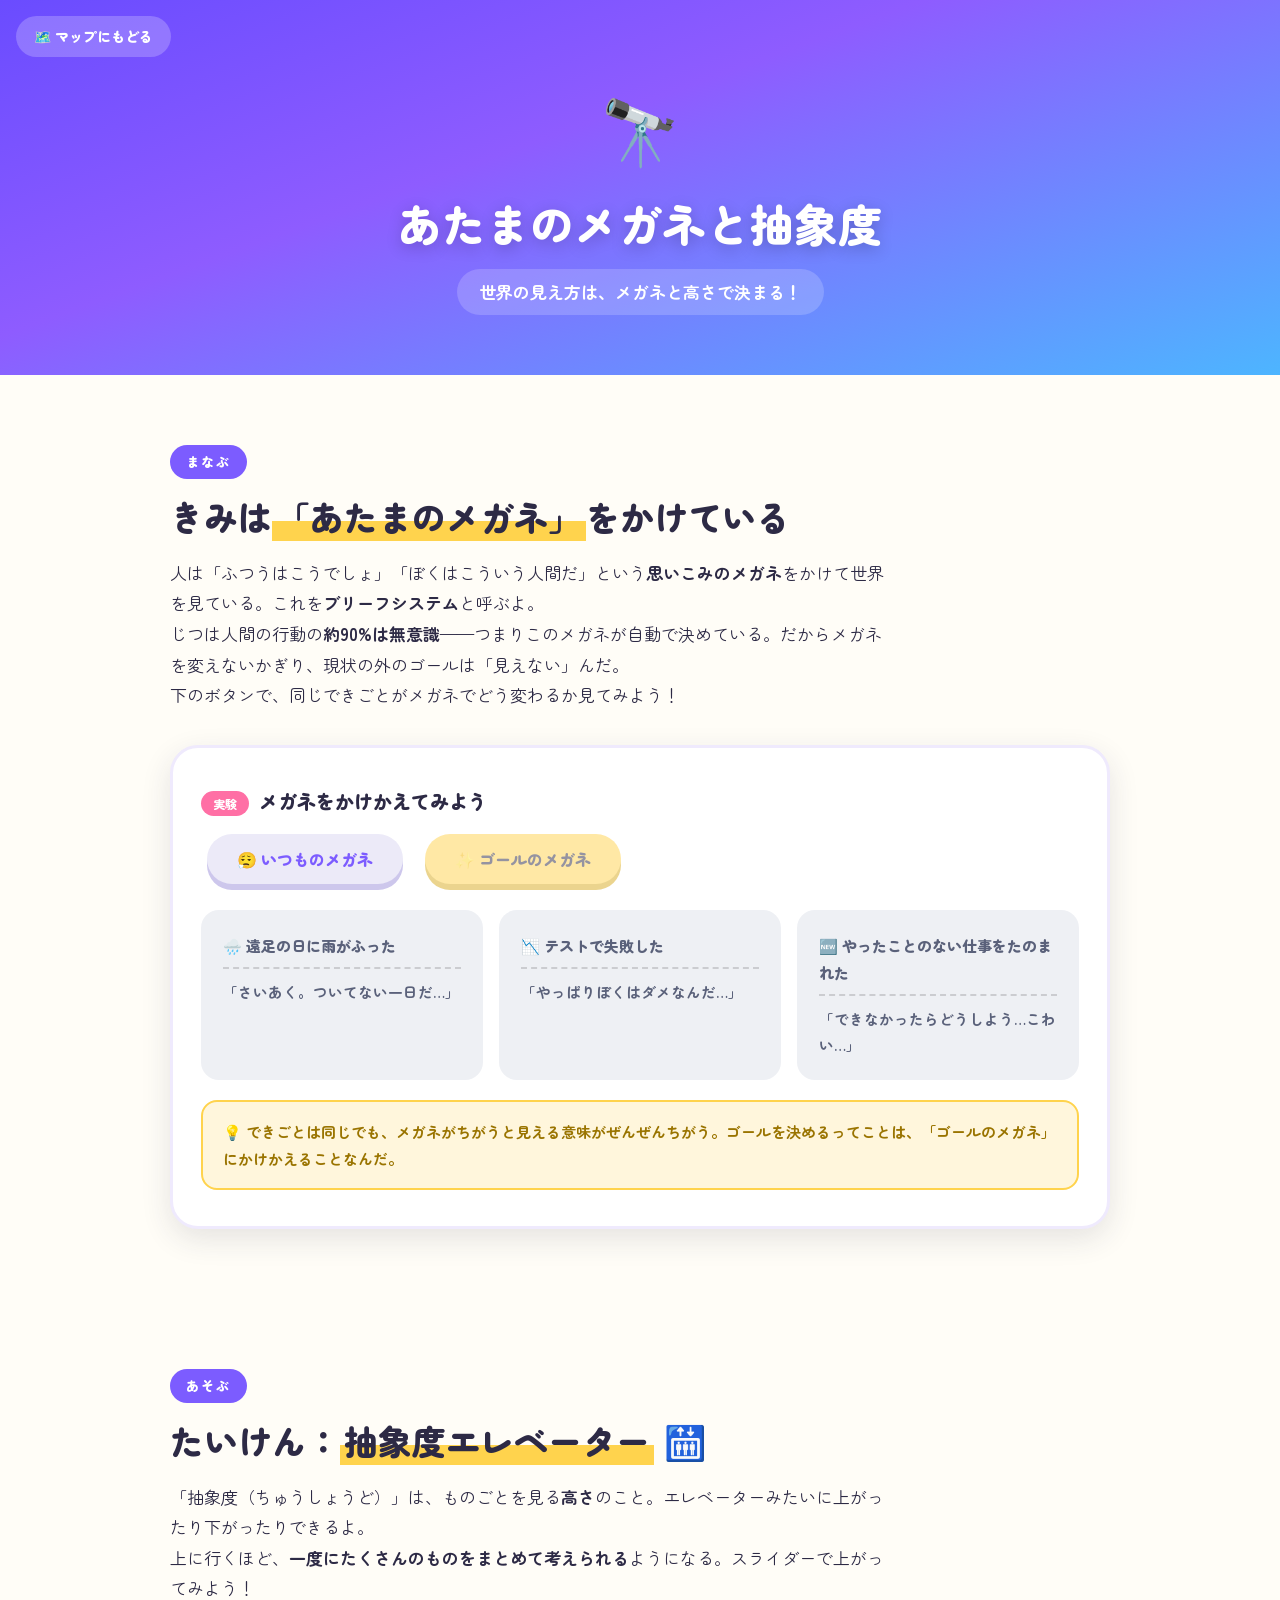
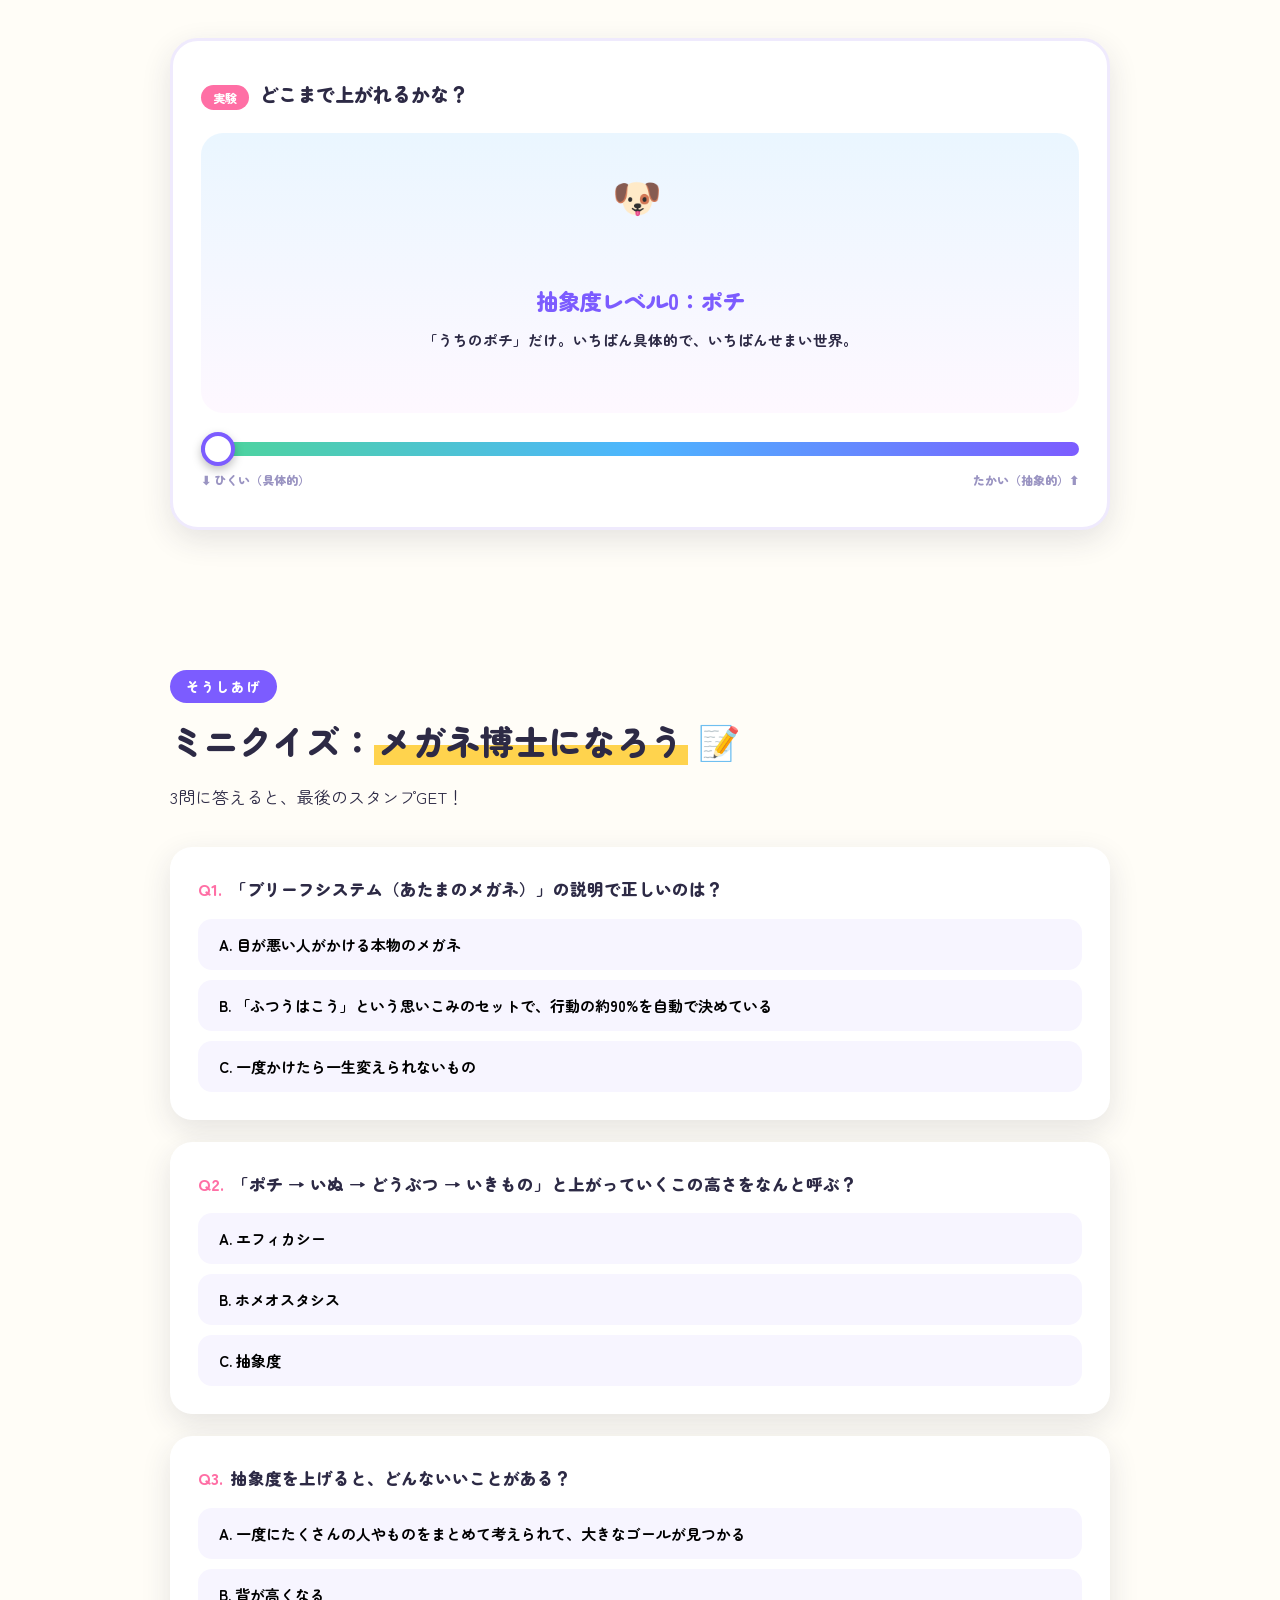
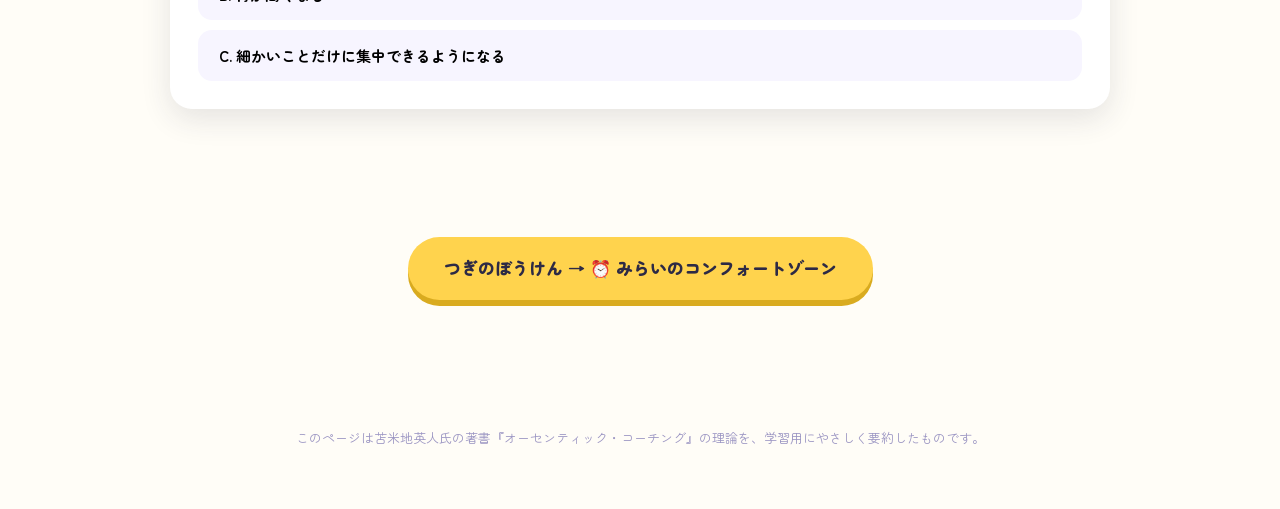
<file: pages/abstraction.html>
<!DOCTYPE html>
<html lang="ja">
<head>
<meta charset="UTF-8">
<meta name="viewport" content="width=device-width, initial-scale=1.0">
<title>あたまのメガネと抽象度 — コーチングぼうけん</title>
<link rel="preconnect" href="https://fonts.googleapis.com">
<link href="https://fonts.googleapis.com/css2?family=Zen+Maru+Gothic:wght@400;700;900&display=swap" rel="stylesheet">
<link rel="stylesheet" href="../assets/style.css">
<style>
  /* メガネかけかえ */
  .glass-toggle { display: flex; gap: 10px; flex-wrap: wrap; margin-bottom: 20px; }
  .scene-grid { display: grid; grid-template-columns: repeat(auto-fit, minmax(250px, 1fr)); gap: 16px; }
  .scene-card {
    border-radius: 18px; padding: 22px; font-weight: 700; font-size: 14.5px;
    transition: background 0.4s, color 0.4s, transform 0.3s;
  }
  .scene-card .fact { font-weight: 900; font-size: 15px; display: block; margin-bottom: 10px; padding-bottom: 8px; border-bottom: 2px dashed rgba(0,0,0,0.15); }
  .scene-card.normal { background: #eef0f4; color: #5a617a; }
  .scene-card.goalview { background: #fff6dc; color: #7a5c00; transform: scale(1.02); }

  /* 抽象度ズーム */
  .zoom-stage {
    background: linear-gradient(180deg, #eaf6ff, #fef8ff); border-radius: 22px;
    padding: 30px 20px; text-align: center; margin: 22px 0; min-height: 220px;
  }
  .zoom-emojis { font-size: clamp(26px, 5vw, 40px); line-height: 1.6; letter-spacing: 6px; min-height: 110px; }
  .zoom-emojis span { display: inline-block; animation: popIn 0.4s both; }
  .zoom-title { font-size: 22px; font-weight: 900; color: var(--purple); margin-top: 8px; }
  .zoom-desc { font-weight: 700; font-size: 14.5px; margin-top: 6px; min-height: 56px; }
  .zoom-scale { display: flex; justify-content: space-between; font-size: 12px; font-weight: 900; color: #9a94c2; margin-top: 6px; }
  input[type="range"] {
    -webkit-appearance: none; appearance: none; width: 100%; height: 14px; border-radius: 7px;
    background: linear-gradient(90deg, var(--green), var(--blue), var(--purple)); outline: none; cursor: pointer;
  }
  input[type="range"]::-webkit-slider-thumb {
    -webkit-appearance: none; appearance: none; width: 34px; height: 34px; border-radius: 50%;
    background: #fff; border: 4px solid var(--purple); box-shadow: 0 4px 10px rgba(0,0,0,0.25); cursor: grab;
  }
</style>
</head>
<body>

<header class="hero-mini">
  <a class="back-link" href="../index.html#map">🗺️ マップにもどる</a>
  <span class="icon">🔭</span>
  <h1>あたまのメガネと抽象度</h1>
  <p class="sub">世界の見え方は、メガネと高さで決まる！</p>
</header>

<section class="reveal">
  <span class="section-label">まなぶ</span>
  <h2>きみは<span class="marker">「あたまのメガネ」</span>をかけている</h2>
  <p class="lead">
    人は「ふつうはこうでしょ」「ぼくはこういう人間だ」という<b>思いこみのメガネ</b>をかけて世界を見ている。これを<b>ブリーフシステム</b>と呼ぶよ。<br>
    じつは人間の行動の<b>約90%は無意識</b>——つまりこのメガネが自動で決めている。だからメガネを変えないかぎり、現状の外のゴールは「見えない」んだ。<br>
    下のボタンで、同じできごとがメガネでどう変わるか見てみよう！
  </p>

  <div class="lab">
    <div class="lab-title"><span class="badge">実験</span>メガネをかけかえてみよう</div>
    <div class="glass-toggle">
      <button class="btn ghost" id="btnNormal" onclick="setGlasses(false)">😮‍💨 いつものメガネ</button>
      <button class="btn yellow" id="btnGoal" onclick="setGlasses(true)">✨ ゴールのメガネ</button>
    </div>
    <div class="scene-grid" id="sceneGrid"></div>
    <div class="result-msg info show" style="margin-top:20px;">
      💡 できごとは同じでも、メガネがちがうと<b>見える意味がぜんぜんちがう</b>。ゴールを決めるってことは、「ゴールのメガネ」にかけかえることなんだ。
    </div>
  </div>
</section>

<section class="reveal">
  <span class="section-label">あそぶ</span>
  <h2>たいけん：<span class="marker">抽象度エレベーター</span> 🛗</h2>
  <p class="lead">
    「抽象度（ちゅうしょうど）」は、ものごとを見る<b>高さ</b>のこと。エレベーターみたいに上がったり下がったりできるよ。<br>
    上に行くほど、<b>一度にたくさんのものをまとめて考えられる</b>ようになる。スライダーで上がってみよう！
  </p>

  <div class="lab">
    <div class="lab-title"><span class="badge">実験</span>どこまで上がれるかな？</div>
    <div class="zoom-stage">
      <div class="zoom-emojis" id="zoomEmojis"></div>
      <div class="zoom-title" id="zoomTitle"></div>
      <div class="zoom-desc" id="zoomDesc"></div>
    </div>
    <input type="range" id="zoomSlider" min="0" max="4" step="1" value="0">
    <div class="zoom-scale"><span>⬇ ひくい（具体的）</span><span>たかい（抽象的）⬆</span></div>
    <div class="result-msg good" id="zoomMaxMsg" style="margin-top:18px;">
      🎉 最上階とうちゃく！ バランスホイールの「🌍せかいへの貢献」みたいな大きなゴールは、こうやって<b>抽象度を上げた高い場所</b>から見つかるんだ。上に行くほど、たくさんの人をハッピーにできる！
    </div>
  </div>
</section>

<section class="reveal">
  <span class="section-label">そうしあげ</span>
  <h2>ミニクイズ：<span class="marker">メガネ博士になろう</span> 📝</h2>
  <p class="lead">3問に答えると、最後のスタンプGET！</p>

  <div class="quiz-q">
    <h3><span class="qnum">Q1.</span>「ブリーフシステム（あたまのメガネ）」の説明で正しいのは？</h3>
    <div class="quiz-opts">
      <button class="quiz-opt" onclick="quizAnswer(this, false)">A. 目が悪い人がかける本物のメガネ</button>
      <button class="quiz-opt" onclick="quizAnswer(this, true)">B. 「ふつうはこう」という思いこみのセットで、行動の約90%を自動で決めている</button>
      <button class="quiz-opt" onclick="quizAnswer(this, false)">C. 一度かけたら一生変えられないもの</button>
    </div>
    <div class="quiz-fb"></div>
  </div>

  <div class="quiz-q">
    <h3><span class="qnum">Q2.</span>「ポチ → いぬ → どうぶつ → いきもの」と上がっていくこの高さをなんと呼ぶ？</h3>
    <div class="quiz-opts">
      <button class="quiz-opt" onclick="quizAnswer(this, false)">A. エフィカシー</button>
      <button class="quiz-opt" onclick="quizAnswer(this, false)">B. ホメオスタシス</button>
      <button class="quiz-opt" onclick="quizAnswer(this, true)">C. 抽象度</button>
    </div>
    <div class="quiz-fb"></div>
  </div>

  <div class="quiz-q">
    <h3><span class="qnum">Q3.</span>抽象度を上げると、どんないいことがある？</h3>
    <div class="quiz-opts">
      <button class="quiz-opt" onclick="quizAnswer(this, true)">A. 一度にたくさんの人やものをまとめて考えられて、大きなゴールが見つかる</button>
      <button class="quiz-opt" onclick="quizAnswer(this, false)">B. 背が高くなる</button>
      <button class="quiz-opt" onclick="quizAnswer(this, false)">C. 細かいことだけに集中できるようになる</button>
    </div>
    <div class="quiz-fb"></div>
  </div>

  <div class="stamp-banner" id="stampBanner">
    <span class="big">🔭</span>
    スタンプGET！「メガネ博士」バッジを手に入れた！<br>
    <a href="../index.html#map">🗺️ マップにもどって、ぜんぶ集まったか確認しよう！</a>
  </div>
</section>

<div class="next-nav">
  <a class="btn yellow" href="future-cz.html">つぎのぼうけん → ⏰ みらいのコンフォートゾーン</a>
</div>

<footer>
  このページは苫米地英人氏の著書『オーセンティック・コーチング』の理論を、学習用にやさしく要約したものです。
</footer>

<script src="../assets/common.js"></script>
<script>
  /* ===== メガネかけかえ ===== */
  const SCENES = [
    { fact: '🌧️ 遠足の日に雨がふった',
      normal: '「さいあく。ついてない一日だ…」',
      goal: '「室内ならではの遊びを発明するチャンス！」' },
    { fact: '📉 テストで失敗した',
      normal: '「やっぱりぼくはダメなんだ…」',
      goal: '「ぼくらしくないな。どこでつまずいたか分かったから、次はいける！」' },
    { fact: '🆕 やったことのない仕事をたのまれた',
      normal: '「できなかったらどうしよう…こわい…」',
      goal: '「ドキドキする＝現状の外に出てるサイン！成長中！」' }
  ];
  let isGoalGlasses = false;
  function renderScenes() {
    const grid = document.getElementById('sceneGrid');
    grid.innerHTML = '';
    SCENES.forEach(function (s) {
      const card = document.createElement('div');
      card.className = 'scene-card ' + (isGoalGlasses ? 'goalview' : 'normal');
      card.innerHTML = '<span class="fact">' + s.fact + '</span>' + (isGoalGlasses ? s.goal : s.normal);
      grid.appendChild(card);
    });
    document.getElementById('btnNormal').style.opacity = isGoalGlasses ? 0.5 : 1;
    document.getElementById('btnGoal').style.opacity = isGoalGlasses ? 1 : 0.5;
  }
  function setGlasses(goal) { isGoalGlasses = goal; renderScenes(); if (goal) confetti(15); }
  renderScenes();

  /* ===== 抽象度エレベーター ===== */
  const ZOOM_LEVELS = [
    { emojis: ['🐶'], title: 'ポチ', desc: '「うちのポチ」だけ。いちばん具体的で、いちばんせまい世界。' },
    { emojis: ['🐶', '🐕', '🦮', '🐩'], title: 'いぬ', desc: 'ポチも、シバも、プードルも。「いぬ」と言ったとたん、世界中のいぬをまとめて考えられる！' },
    { emojis: ['🐶', '🐱', '🐘', '🦁', '🐰', '🐼'], title: 'どうぶつ', desc: 'いぬも、ねこも、ぞうも。さらに高くなって、もっとたくさんをひとことで考えられる。' },
    { emojis: ['🐶', '🐱', '🐟', '🦋', '🌷', '🌳', '🍄'], title: 'いきもの', desc: 'どうぶつも、魚も、虫も、花も。視界がぐんと広がってきた！' },
    { emojis: ['🐶', '🐱', '🐟', '🦋', '🌷', '🌳', '👦', '👧', '👨‍🦳', '🌍'], title: 'ちきゅうのいのち', desc: '人間もぜんぶ、まるごと。ここから見ると「世界中のだれかのためのゴール」が見つかる！' }
  ];
  const zoomSlider = document.getElementById('zoomSlider');
  function renderZoom() {
    const lv = ZOOM_LEVELS[Number(zoomSlider.value)];
    document.getElementById('zoomEmojis').innerHTML = lv.emojis.map(function (e, i) {
      return '<span style="animation-delay:' + (i * 0.06) + 's">' + e + '</span>';
    }).join('');
    document.getElementById('zoomTitle').textContent = '抽象度レベル' + zoomSlider.value + '：' + lv.title;
    document.getElementById('zoomDesc').textContent = lv.desc;
    const maxMsg = document.getElementById('zoomMaxMsg');
    if (Number(zoomSlider.value) === 4) {
      maxMsg.classList.add('show');
      if (!zoomSlider.dataset.maxed) { confetti(40); zoomSlider.dataset.maxed = '1'; }
    } else {
      maxMsg.classList.remove('show');
    }
  }
  zoomSlider.addEventListener('input', renderZoom);
  renderZoom();

  /* ===== クイズ ===== */
  const QUIZ_TOTAL = 3;
  let quizAnswered = 0;
  function quizAnswer(btn, isCorrect) {
    const q = btn.closest('.quiz-q');
    if (q.dataset.done) return;
    q.dataset.done = '1';
    quizAnswered++;
    const fb = q.querySelector('.quiz-fb');
    q.querySelectorAll('.quiz-opt').forEach(function (b) { b.disabled = true; });
    if (isCorrect) {
      btn.classList.add('correct');
      fb.textContent = '⭕ せいかい！';
      fb.style.color = '#1d8a5c';
      confetti(15);
    } else {
      btn.classList.add('wrong');
      q.querySelectorAll('.quiz-opt').forEach(function (b) {
        if (b.getAttribute('onclick').includes('true')) b.classList.add('correct');
      });
      fb.textContent = '❌ ざんねん！ 緑のが正解だよ。';
      fb.style.color = '#c0392b';
    }
    fb.classList.add('show');
    if (quizAnswered === QUIZ_TOTAL) {
      awardStamp('abstract');
      document.getElementById('stampBanner').classList.add('show');
      confetti(80);
    }
  }
</script>
</body>
</html>
</file>
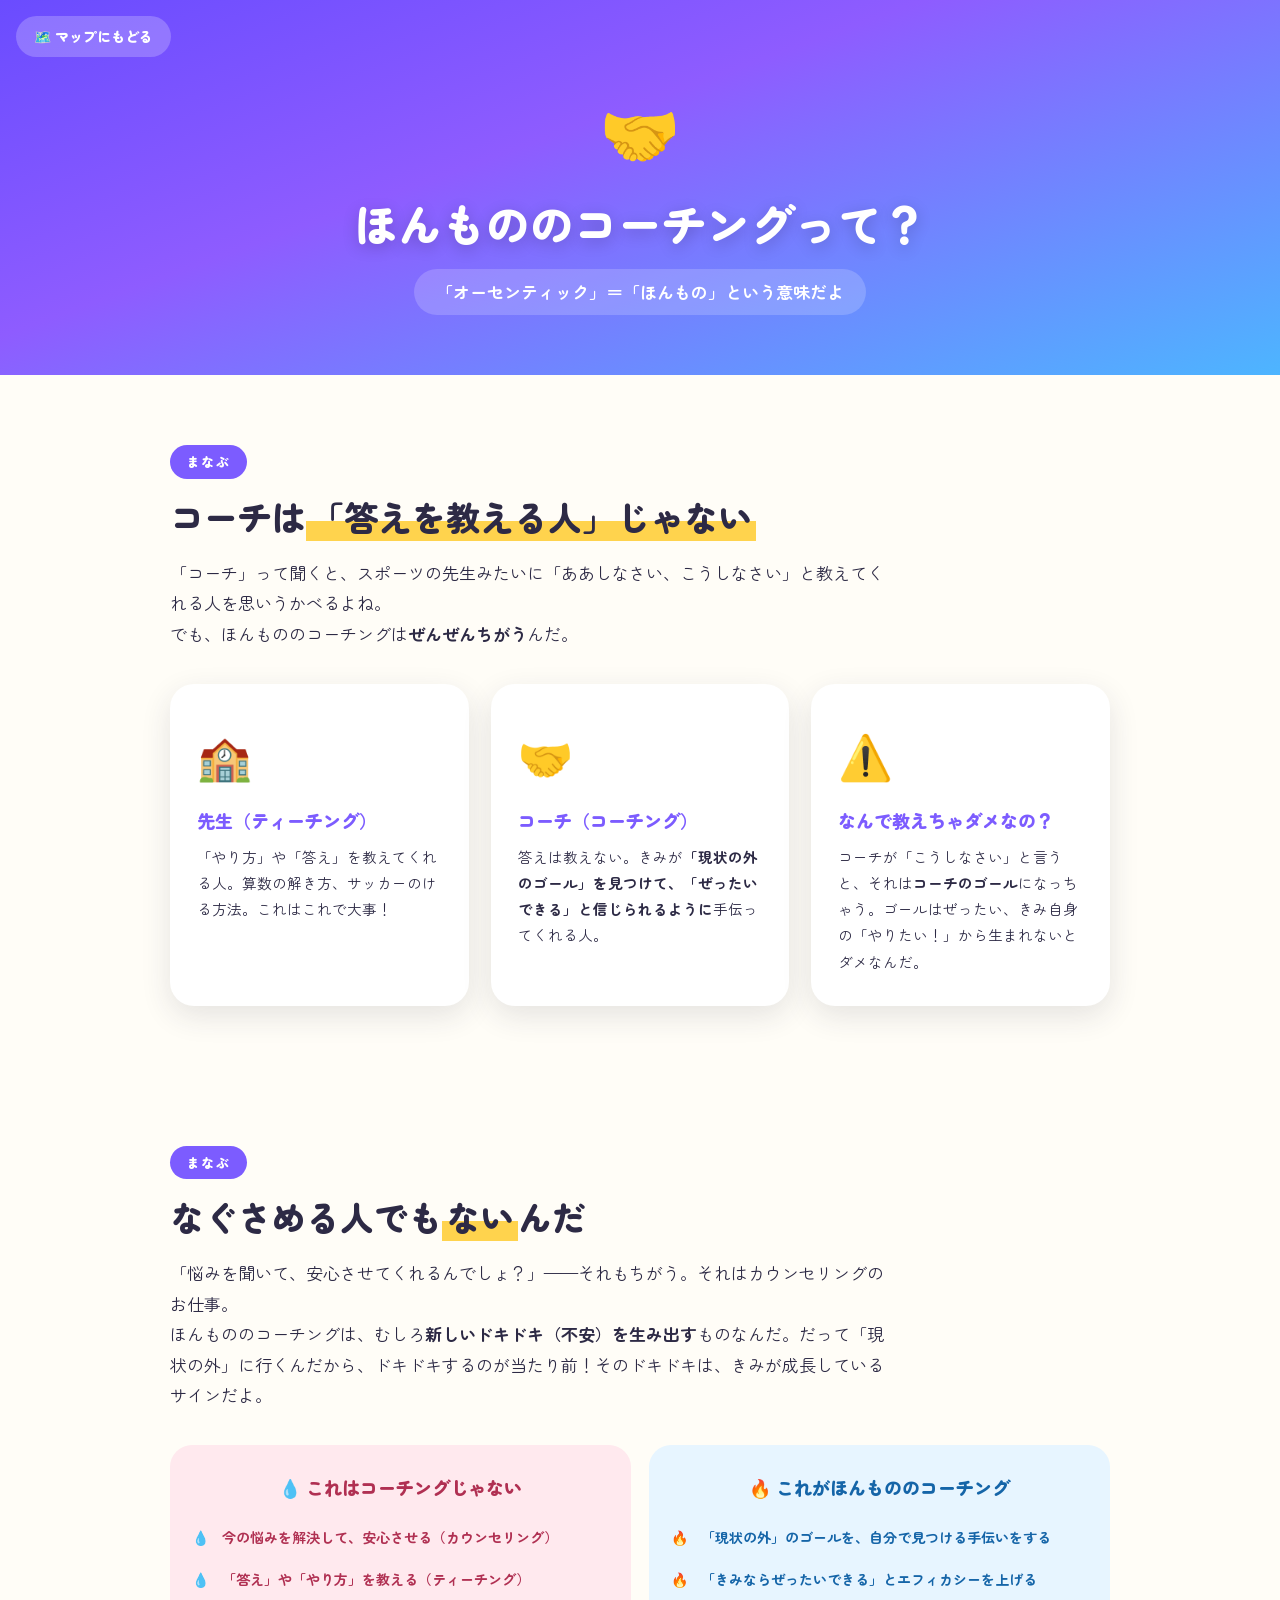
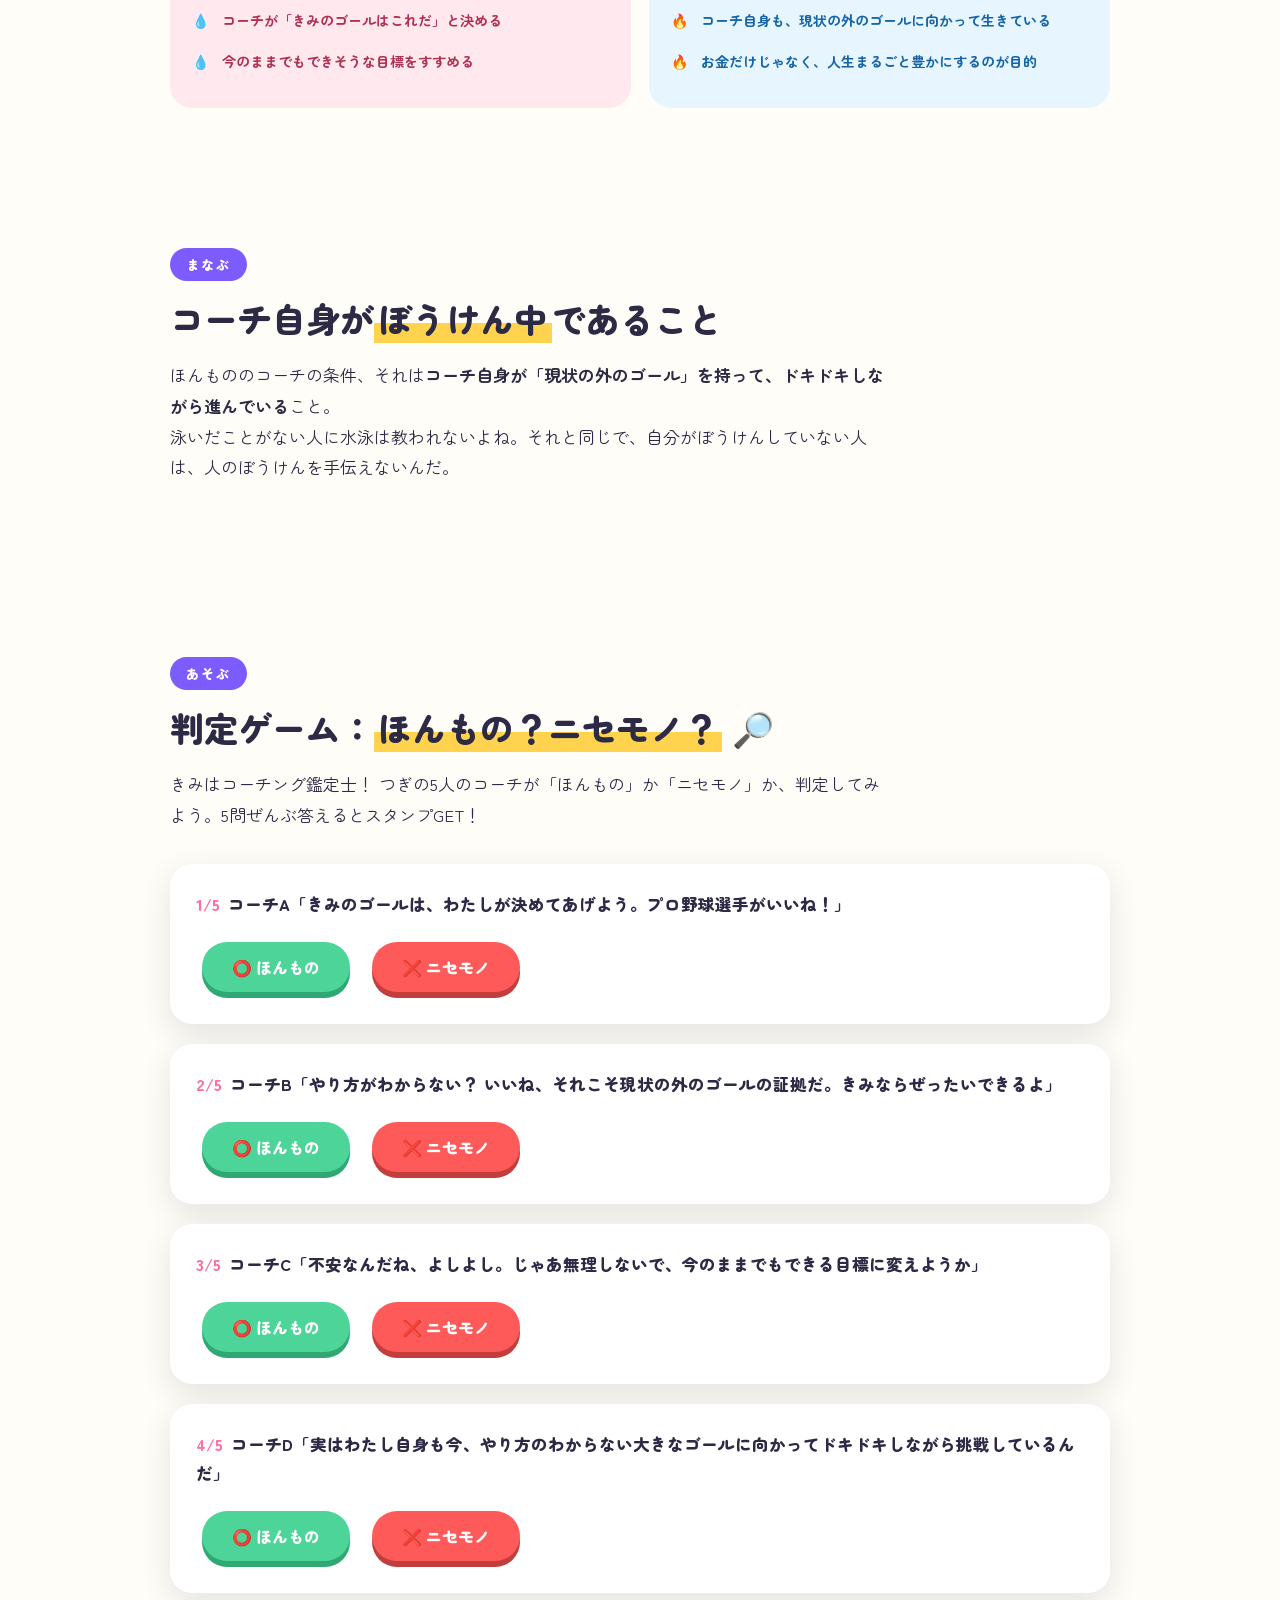
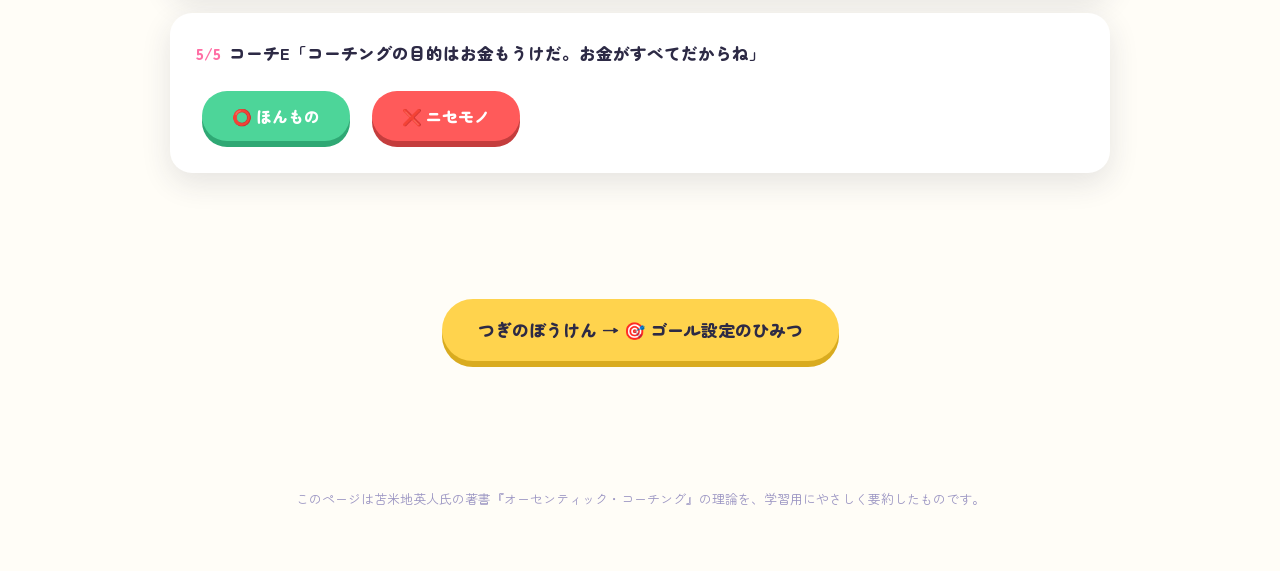
<file: pages/authentic.html>
<!DOCTYPE html>
<html lang="ja">
<head>
<meta charset="UTF-8">
<meta name="viewport" content="width=device-width, initial-scale=1.0">
<title>ほんもののコーチングって？ — コーチングぼうけん</title>
<link rel="preconnect" href="https://fonts.googleapis.com">
<link href="https://fonts.googleapis.com/css2?family=Zen+Maru+Gothic:wght@400;700;900&display=swap" rel="stylesheet">
<link rel="stylesheet" href="../assets/style.css">
<style>
  .judge-card {
    background: var(--card); border-radius: 22px; padding: 26px;
    box-shadow: var(--shadow); margin-bottom: 20px; transition: opacity 0.3s;
  }
  .judge-card .statement { font-size: 16.5px; font-weight: 900; margin-bottom: 16px; }
  .judge-card .statement .num { color: var(--pink); margin-right: 8px; }
  .judge-btns { display: flex; gap: 10px; flex-wrap: wrap; }
  .judge-card .fb { margin-top: 14px; font-weight: 700; font-size: 14px; display: none; padding: 12px 16px; border-radius: 12px; }
  .judge-card .fb.show { display: block; animation: popIn 0.4s both; }
  .judge-card.done-right { border: 3px solid var(--green); }
  .judge-card.done-right .fb { background: #e4f9ef; color: #1d8a5c; }
  .judge-card.done-wrong { border: 3px solid var(--red); }
  .judge-card.done-wrong .fb { background: #ffe7e7; color: #c0392b; }
  .vs-table { display: grid; grid-template-columns: 1fr 1fr; gap: 18px; margin-top: 26px; }
  .vs-col { border-radius: 22px; padding: 26px 22px; }
  .vs-col h3 { font-size: 18px; font-weight: 900; margin-bottom: 14px; text-align: center; }
  .vs-col ul { list-style: none; }
  .vs-col li { font-size: 14px; font-weight: 700; padding: 8px 0 8px 30px; position: relative; }
  .vs-col.fake { background: #ffe9ee; color: #b03052; }
  .vs-col.real { background: #e7f5ff; color: #1565a8; }
  .vs-col.fake li::before { content: '💧'; position: absolute; left: 0; }
  .vs-col.real li::before { content: '🔥'; position: absolute; left: 0; }
  @media (max-width: 640px) { .vs-table { grid-template-columns: 1fr; } }
</style>
</head>
<body>

<header class="hero-mini">
  <a class="back-link" href="../index.html#map">🗺️ マップにもどる</a>
  <span class="icon">🤝</span>
  <h1>ほんもののコーチングって？</h1>
  <p class="sub">「オーセンティック」＝「ほんもの」という意味だよ</p>
</header>

<section class="reveal">
  <span class="section-label">まなぶ</span>
  <h2>コーチは<span class="marker">「答えを教える人」じゃない</span></h2>
  <p class="lead">
    「コーチ」って聞くと、スポーツの先生みたいに「ああしなさい、こうしなさい」と教えてくれる人を思いうかべるよね。<br>
    でも、ほんもののコーチングは<b>ぜんぜんちがう</b>んだ。
  </p>
  <div class="points">
    <div class="point-card">
      <span class="icon">🏫</span>
      <h3>先生（ティーチング）</h3>
      <p>「やり方」や「答え」を教えてくれる人。算数の解き方、サッカーのける方法。これはこれで大事！</p>
    </div>
    <div class="point-card">
      <span class="icon">🤝</span>
      <h3>コーチ（コーチング）</h3>
      <p>答えは教えない。きみが<b>「現状の外のゴール」を見つけて、「ぜったいできる」と信じられるように</b>手伝ってくれる人。</p>
    </div>
    <div class="point-card">
      <span class="icon">⚠️</span>
      <h3>なんで教えちゃダメなの？</h3>
      <p>コーチが「こうしなさい」と言うと、それは<b>コーチのゴール</b>になっちゃう。ゴールはぜったい、きみ自身の「やりたい！」から生まれないとダメなんだ。</p>
    </div>
  </div>
</section>

<section class="reveal">
  <span class="section-label">まなぶ</span>
  <h2>なぐさめる人でも<span class="marker">ない</span>んだ</h2>
  <p class="lead">
    「悩みを聞いて、安心させてくれるんでしょ？」——それもちがう。それはカウンセリングのお仕事。<br>
    ほんもののコーチングは、むしろ<b>新しいドキドキ（不安）を生み出す</b>ものなんだ。だって「現状の外」に行くんだから、ドキドキするのが当たり前！そのドキドキは、きみが成長しているサインだよ。
  </p>
  <div class="vs-table">
    <div class="vs-col fake">
      <h3>💧 これはコーチングじゃない</h3>
      <ul>
        <li>今の悩みを解決して、安心させる（カウンセリング）</li>
        <li>「答え」や「やり方」を教える（ティーチング）</li>
        <li>コーチが「きみのゴールはこれだ」と決める</li>
        <li>今のままでもできそうな目標をすすめる</li>
      </ul>
    </div>
    <div class="vs-col real">
      <h3>🔥 これがほんもののコーチング</h3>
      <ul>
        <li>「現状の外」のゴールを、自分で見つける手伝いをする</li>
        <li>「きみならぜったいできる」とエフィカシーを上げる</li>
        <li>コーチ自身も、現状の外のゴールに向かって生きている</li>
        <li>お金だけじゃなく、人生まるごと豊かにするのが目的</li>
      </ul>
    </div>
  </div>
</section>

<section class="reveal">
  <span class="section-label">まなぶ</span>
  <h2>コーチ自身が<span class="marker">ぼうけん中</span>であること</h2>
  <p class="lead">
    ほんもののコーチの条件、それは<b>コーチ自身が「現状の外のゴール」を持って、ドキドキしながら進んでいる</b>こと。<br>
    泳いだことがない人に水泳は教われないよね。それと同じで、自分がぼうけんしていない人は、人のぼうけんを手伝えないんだ。
  </p>
</section>

<section class="reveal">
  <span class="section-label">あそぶ</span>
  <h2>判定ゲーム：<span class="marker">ほんもの？ニセモノ？</span> 🔎</h2>
  <p class="lead">きみはコーチング鑑定士！ つぎの5人のコーチが「ほんもの」か「ニセモノ」か、判定してみよう。5問ぜんぶ答えるとスタンプGET！</p>

  <div id="judgeArea"></div>

  <div class="stamp-banner" id="stampBanner">
    <span class="big">🤝</span>
    スタンプGET！「ほんものコーチ」バッジを手に入れた！<br>
    <a href="../index.html#map">🗺️ マップで確認する</a>
  </div>
</section>

<div class="next-nav">
  <a class="btn yellow" href="goal.html">つぎのぼうけん → 🎯 ゴール設定のひみつ</a>
</div>

<footer>
  このページは苫米地英人氏の著書『オーセンティック・コーチング』の理論を、学習用にやさしく要約したものです。
</footer>

<script src="../assets/common.js"></script>
<script>
  const JUDGES = [
    {
      text: 'コーチA「きみのゴールは、わたしが決めてあげよう。プロ野球選手がいいね！」',
      isReal: false,
      fb: '❌ ニセモノ！ ゴールは100%自分の「やりたい！」から生まれるもの。人に決めてもらったゴールでは、脳は本気を出さないよ。'
    },
    {
      text: 'コーチB「やり方がわからない？ いいね、それこそ現状の外のゴールの証拠だ。きみならぜったいできるよ」',
      isReal: true,
      fb: '⭕ ほんもの！ 「やり方がわからない」は正しい状態。コーチは答えを教えずに、エフィカシー（できる！という気持ち）を上げてくれる。'
    },
    {
      text: 'コーチC「不安なんだね、よしよし。じゃあ無理しないで、今のままでもできる目標に変えようか」',
      isReal: false,
      fb: '❌ ニセモノ！ なぐさめて現状にもどすのはコーチングじゃない。現状の外に出るドキドキは、成長のサインなんだ。'
    },
    {
      text: 'コーチD「実はわたし自身も今、やり方のわからない大きなゴールに向かってドキドキしながら挑戦しているんだ」',
      isReal: true,
      fb: '⭕ ほんもの！ コーチ自身が現状の外をぼうけん中であることが、ほんもののコーチの条件だよ。'
    },
    {
      text: 'コーチE「コーチングの目的はお金もうけだ。お金がすべてだからね」',
      isReal: false,
      fb: '❌ ニセモノ！ コーチングの目的は、お金だけじゃなく人生まるごと（健康も家族も趣味も）豊かにすること。だから次に学ぶ「バランスホイール」が大事になるんだ。'
    }
  ];

  const judgeArea = document.getElementById('judgeArea');
  let judgedCount = 0;

  JUDGES.forEach(function (j, i) {
    const card = document.createElement('div');
    card.className = 'judge-card';
    card.innerHTML =
      '<div class="statement"><span class="num">' + (i + 1) + '/5</span>' + j.text + '</div>' +
      '<div class="judge-btns">' +
      '<button class="btn green" onclick="judge(' + i + ', true, this)">⭕ ほんもの</button>' +
      '<button class="btn red" onclick="judge(' + i + ', false, this)">❌ ニセモノ</button>' +
      '</div><div class="fb"></div>';
    judgeArea.appendChild(card);
  });

  function judge(i, answer, btn) {
    const card = btn.closest('.judge-card');
    if (card.dataset.done) return;
    card.dataset.done = '1';
    judgedCount++;
    const correct = (answer === JUDGES[i].isReal);
    card.classList.add(correct ? 'done-right' : 'done-wrong');
    const fb = card.querySelector('.fb');
    fb.innerHTML = (correct ? '🎉 正解！ ' : 'ざんねん！ ') + JUDGES[i].fb;
    fb.classList.add('show');
    card.querySelectorAll('.btn').forEach(function (b) { b.disabled = true; b.style.opacity = 0.45; });
    btn.style.opacity = 1;
    if (correct) confetti(20);
    if (judgedCount === JUDGES.length) {
      awardStamp('authentic');
      document.getElementById('stampBanner').classList.add('show');
      confetti(80);
    }
  }
</script>
</body>
</html>
</file>
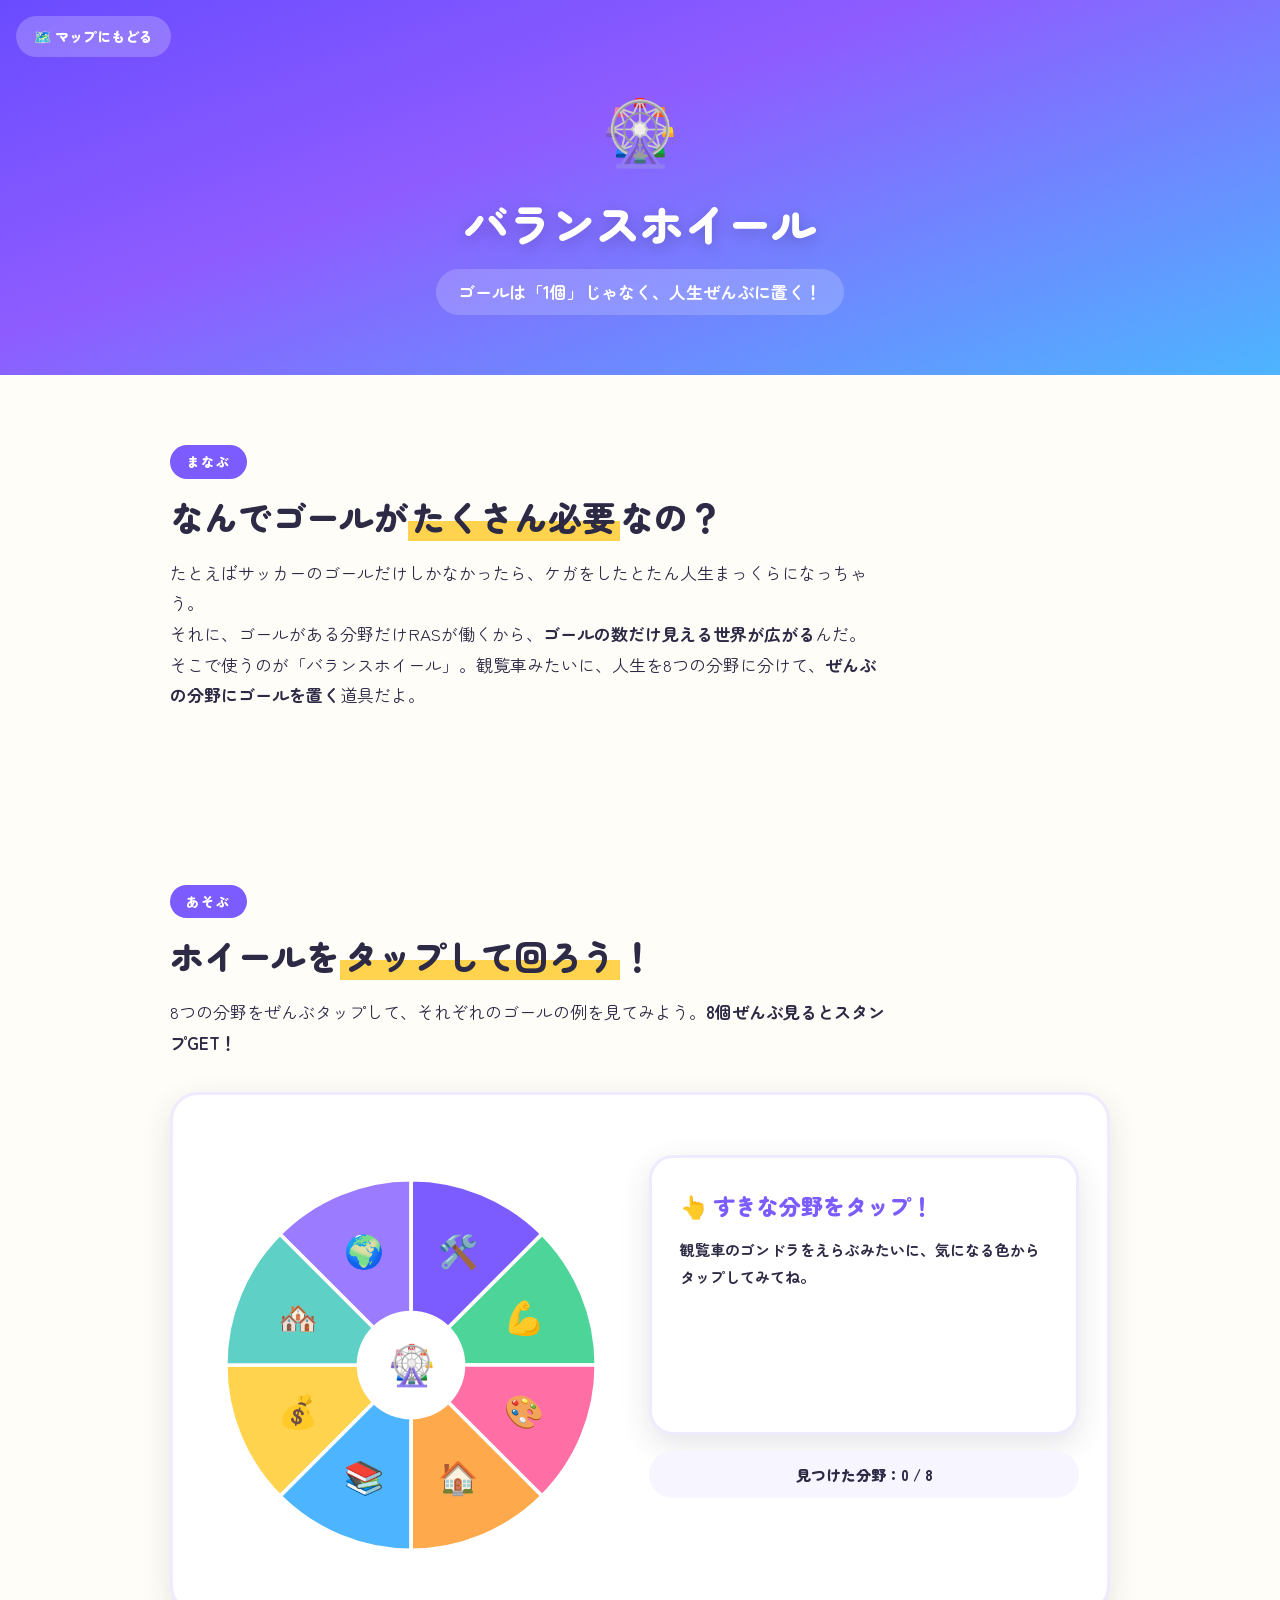
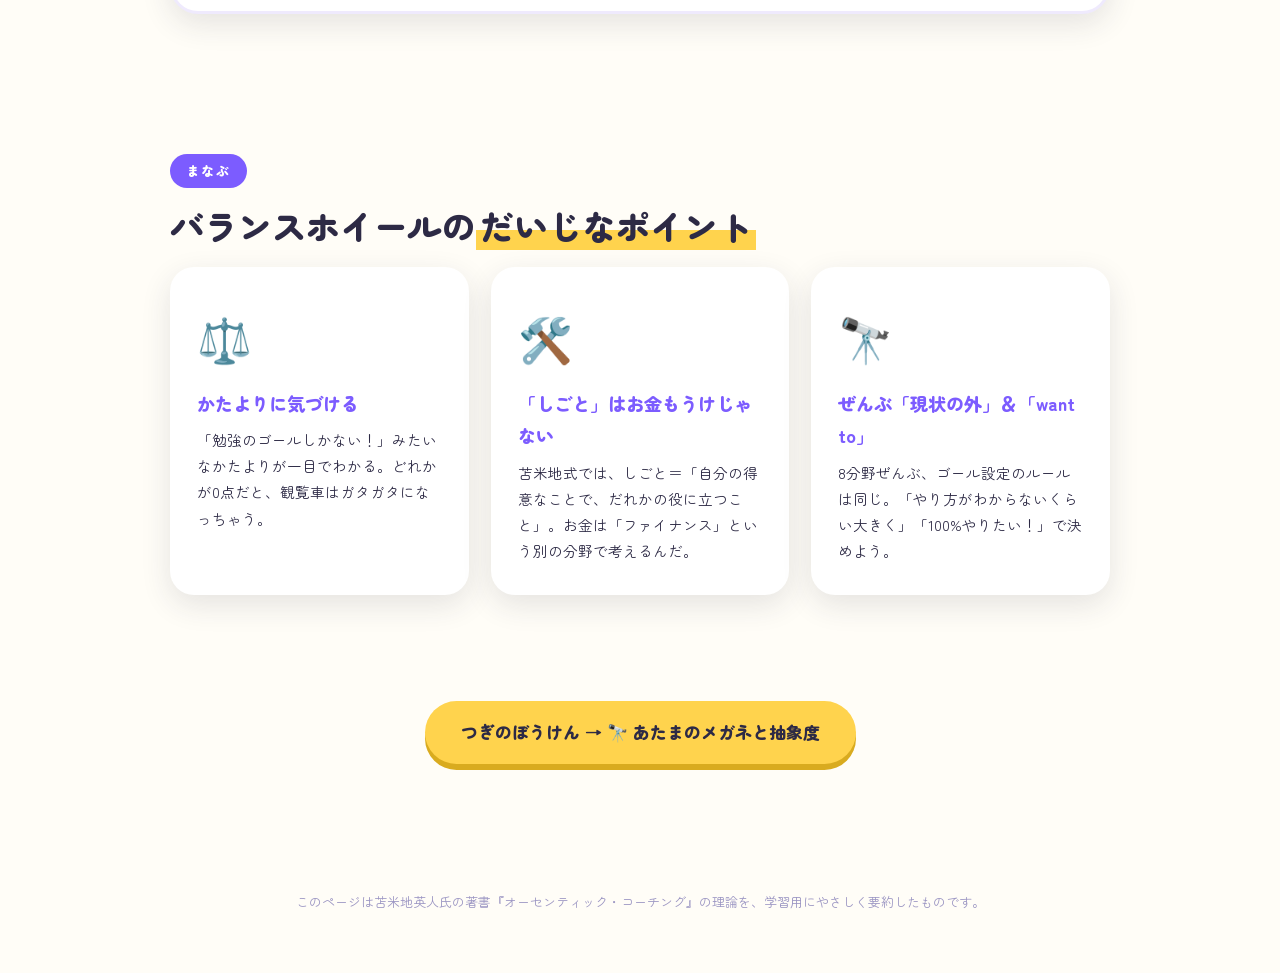
<file: pages/balance-wheel.html>
<!DOCTYPE html>
<html lang="ja">
<head>
<meta charset="UTF-8">
<meta name="viewport" content="width=device-width, initial-scale=1.0">
<title>バランスホイール — コーチングぼうけん</title>
<link rel="preconnect" href="https://fonts.googleapis.com">
<link href="https://fonts.googleapis.com/css2?family=Zen+Maru+Gothic:wght@400;700;900&display=swap" rel="stylesheet">
<link rel="stylesheet" href="../assets/style.css">
<style>
  .wheel-wrap { display: grid; grid-template-columns: minmax(280px, 420px) 1fr; gap: 28px; align-items: start; margin-top: 24px; }
  @media (max-width: 760px) { .wheel-wrap { grid-template-columns: 1fr; } }
  .wheel-svg { width: 100%; height: auto; user-select: none; }
  .wheel-svg path { cursor: pointer; transition: transform 0.25s, filter 0.25s, opacity 0.25s; transform-origin: 170px 170px; stroke: #fff; stroke-width: 3; }
  .wheel-svg path:hover { transform: scale(1.05); filter: brightness(1.08); }
  .wheel-svg path.active { transform: scale(1.09); filter: drop-shadow(0 6px 14px rgba(0,0,0,0.3)); }
  .wheel-svg text { pointer-events: none; font-size: 26px; }
  .wheel-svg .check { font-size: 16px; }
  .wheel-panel {
    background: var(--card); border-radius: 24px; padding: 28px;
    box-shadow: var(--shadow); border: 3px solid #efeafd; min-height: 280px;
  }
  .wheel-panel .cat { font-size: 22px; font-weight: 900; color: var(--purple); margin-bottom: 10px; }
  .wheel-panel .desc { font-size: 15px; font-weight: 700; margin-bottom: 14px; }
  .wheel-panel .goal-ex {
    background: #fff6dc; border-radius: 14px; padding: 14px 16px;
    font-size: 14px; font-weight: 700; color: #7a5c00;
  }
  .wheel-panel .goal-ex .tag { display: inline-block; background: var(--yellow); border-radius: 999px; padding: 2px 12px; font-size: 12px; font-weight: 900; margin-bottom: 6px; }
  .wheel-progress { margin-top: 16px; font-weight: 900; font-size: 15px; text-align: center; background: #f7f5ff; border-radius: 999px; padding: 10px; }
</style>
</head>
<body>

<header class="hero-mini">
  <a class="back-link" href="../index.html#map">🗺️ マップにもどる</a>
  <span class="icon">🎡</span>
  <h1>バランスホイール</h1>
  <p class="sub">ゴールは「1個」じゃなく、人生ぜんぶに置く！</p>
</header>

<section class="reveal">
  <span class="section-label">まなぶ</span>
  <h2>なんでゴールが<span class="marker">たくさん必要</span>なの？</h2>
  <p class="lead">
    たとえばサッカーのゴールだけしかなかったら、ケガをしたとたん人生まっくらになっちゃう。<br>
    それに、ゴールがある分野だけRASが働くから、<b>ゴールの数だけ見える世界が広がる</b>んだ。<br>
    そこで使うのが「バランスホイール」。観覧車みたいに、人生を8つの分野に分けて、<b>ぜんぶの分野にゴールを置く</b>道具だよ。
  </p>
</section>

<section class="reveal">
  <span class="section-label">あそぶ</span>
  <h2>ホイールを<span class="marker">タップして回ろう</span>！</h2>
  <p class="lead">8つの分野をぜんぶタップして、それぞれのゴールの例を見てみよう。<b>8個ぜんぶ見るとスタンプGET！</b></p>

  <div class="lab">
    <div class="wheel-wrap">
      <svg class="wheel-svg" id="wheelSvg" viewBox="0 0 340 340" xmlns="http://www.w3.org/2000/svg"></svg>
      <div>
        <div class="wheel-panel" id="wheelPanel">
          <div class="cat">👆 すきな分野をタップ！</div>
          <div class="desc">観覧車のゴンドラをえらぶみたいに、気になる色からタップしてみてね。</div>
        </div>
        <div class="wheel-progress" id="wheelProgress">見つけた分野：0 / 8</div>
      </div>
    </div>
    <div class="stamp-banner" id="stampBanner">
      <span class="big">🎡</span>
      スタンプGET！「バランスマスター」バッジを手に入れた！<br>
      <a href="../index.html#map">🗺️ マップで確認する</a>
    </div>
  </div>
</section>

<section class="reveal">
  <span class="section-label">まなぶ</span>
  <h2>バランスホイールの<span class="marker">だいじなポイント</span></h2>
  <div class="points">
    <div class="point-card">
      <span class="icon">⚖️</span>
      <h3>かたよりに気づける</h3>
      <p>「勉強のゴールしかない！」みたいなかたよりが一目でわかる。どれかが0点だと、観覧車はガタガタになっちゃう。</p>
    </div>
    <div class="point-card">
      <span class="icon">🛠️</span>
      <h3>「しごと」はお金もうけじゃない</h3>
      <p>苫米地式では、しごと＝「自分の得意なことで、だれかの役に立つこと」。お金は「ファイナンス」という別の分野で考えるんだ。</p>
    </div>
    <div class="point-card">
      <span class="icon">🔭</span>
      <h3>ぜんぶ「現状の外」＆「want to」</h3>
      <p>8分野ぜんぶ、ゴール設定のルールは同じ。「やり方がわからないくらい大きく」「100%やりたい！」で決めよう。</p>
    </div>
  </div>
</section>

<div class="next-nav">
  <a class="btn yellow" href="abstraction.html">つぎのぼうけん → 🔭 あたまのメガネと抽象度</a>
</div>

<footer>
  このページは苫米地英人氏の著書『オーセンティック・コーチング』の理論を、学習用にやさしく要約したものです。
</footer>

<script src="../assets/common.js"></script>
<script>
  const SECTORS = [
    { emoji: '🛠️', name: 'しごと（職業）', color: '#7c5cff',
      desc: '自分の得意なことで、だれかの役に立つこと。子どもなら「将来どんなふうに人をよろこばせたいか」。',
      goal: '世界中の子どもが夢中になるゲームを発明して、みんなを笑顔にする！' },
    { emoji: '💪', name: 'けんこう（健康）', color: '#4dd599',
      desc: '体も心も元気でいること。ぜんぶのゴールの土台になる、超大事な分野。',
      goal: '90歳になっても友だちとサッカーできる、ピカピカの体でいる！' },
    { emoji: '🎨', name: 'しゅみ（趣味）', color: '#ff6fa5',
      desc: 'だれにも頼まれてないのにやっちゃう、大好きなこと。want toのかたまり！',
      goal: '自分のマンガを描いて、読んだ人が爆笑する作品をつくる！' },
    { emoji: '🏠', name: 'かぞく（家族）', color: '#ffa94d',
      desc: '家族とどんな関係でいたいか。「してもらう」だけじゃなく「何をしてあげたいか」も考えよう。',
      goal: '家族みんなが毎日笑って「ただいま」と言いたくなる家にする！' },
    { emoji: '📚', name: 'まなび（生涯教育）', color: '#4db5ff',
      desc: '学校の勉強だけじゃない。大人になってもずっと、新しいことを学びつづけること。',
      goal: '宇宙のなぞを解くために、おじいちゃんになっても研究をつづける！' },
    { emoji: '💰', name: 'おかね（ファイナンス）', color: '#ffd34d',
      desc: 'ゴールをかなえるために必要なお金のこと。お金は目的じゃなくて、ぼうけんの道具！',
      goal: 'やりたいことを全部できるくらいのお金を、人をよろこばせて生み出す！' },
    { emoji: '🏘️', name: 'まちへの貢献', color: '#5fd0c5',
      desc: '自分の住んでいるまち・地域のためにできること。身近なだれかをハッピーにする分野。',
      goal: 'まちの公園を、日本一子どもがわくわくする遊び場にする！' },
    { emoji: '🌍', name: 'せかいへの貢献', color: '#9b7bff',
      desc: '会ったこともない世界のだれかのためにできること。いちばんスケールの大きい分野！',
      goal: '世界中の「学校に行けない子」が学べるしくみをつくる！' }
  ];

  const CX = 170, CY = 170, R = 150;
  const svg = document.getElementById('wheelSvg');
  const visited = new Set();

  function polar(angleDeg, r) {
    const rad = (angleDeg - 90) * Math.PI / 180;
    return [CX + r * Math.cos(rad), CY + r * Math.sin(rad)];
  }

  SECTORS.forEach(function (s, i) {
    const a0 = i * 45, a1 = (i + 1) * 45;
    const [x0, y0] = polar(a0, R);
    const [x1, y1] = polar(a1, R);
    const path = document.createElementNS('http://www.w3.org/2000/svg', 'path');
    path.setAttribute('d', 'M ' + CX + ' ' + CY + ' L ' + x0 + ' ' + y0 + ' A ' + R + ' ' + R + ' 0 0 1 ' + x1 + ' ' + y1 + ' Z');
    path.setAttribute('fill', s.color);
    path.dataset.index = i;
    path.addEventListener('click', function () { selectSector(i); });
    svg.appendChild(path);

    const [tx, ty] = polar(a0 + 22.5, R * 0.66);
    const label = document.createElementNS('http://www.w3.org/2000/svg', 'text');
    label.setAttribute('x', tx); label.setAttribute('y', ty + 9);
    label.setAttribute('text-anchor', 'middle');
    label.textContent = s.emoji;
    svg.appendChild(label);

    const [cx2, cy2] = polar(a0 + 22.5, R * 0.9);
    const check = document.createElementNS('http://www.w3.org/2000/svg', 'text');
    check.setAttribute('x', cx2); check.setAttribute('y', cy2 + 6);
    check.setAttribute('text-anchor', 'middle');
    check.setAttribute('class', 'check');
    check.dataset.checkFor = i;
    svg.appendChild(check);
  });

  /* 中心の白い円 */
  const center = document.createElementNS('http://www.w3.org/2000/svg', 'circle');
  center.setAttribute('cx', CX); center.setAttribute('cy', CY); center.setAttribute('r', 44);
  center.setAttribute('fill', '#fff');
  svg.appendChild(center);
  const centerText = document.createElementNS('http://www.w3.org/2000/svg', 'text');
  centerText.setAttribute('x', CX); centerText.setAttribute('y', CY + 11);
  centerText.setAttribute('text-anchor', 'middle');
  centerText.textContent = '🎡';
  centerText.setAttribute('style', 'font-size:32px;');
  svg.appendChild(centerText);

  function selectSector(i) {
    const s = SECTORS[i];
    svg.querySelectorAll('path').forEach(function (p) { p.classList.toggle('active', Number(p.dataset.index) === i); });
    document.getElementById('wheelPanel').innerHTML =
      '<div class="cat">' + s.emoji + ' ' + s.name + '</div>' +
      '<div class="desc">' + s.desc + '</div>' +
      '<div class="goal-ex"><span class="tag">ゴールの例</span><br>' + s.goal + '</div>';
    if (!visited.has(i)) {
      visited.add(i);
      svg.querySelector('[data-check-for="' + i + '"]').textContent = '⭐';
      document.getElementById('wheelProgress').textContent = '見つけた分野：' + visited.size + ' / ' + SECTORS.length;
      confetti(10);
      if (visited.size === SECTORS.length) {
        awardStamp('wheel');
        document.getElementById('stampBanner').classList.add('show');
        document.getElementById('wheelProgress').textContent = '🎉 8分野コンプリート！';
        confetti(80);
      }
    }
  }
</script>
</body>
</html>
</file>
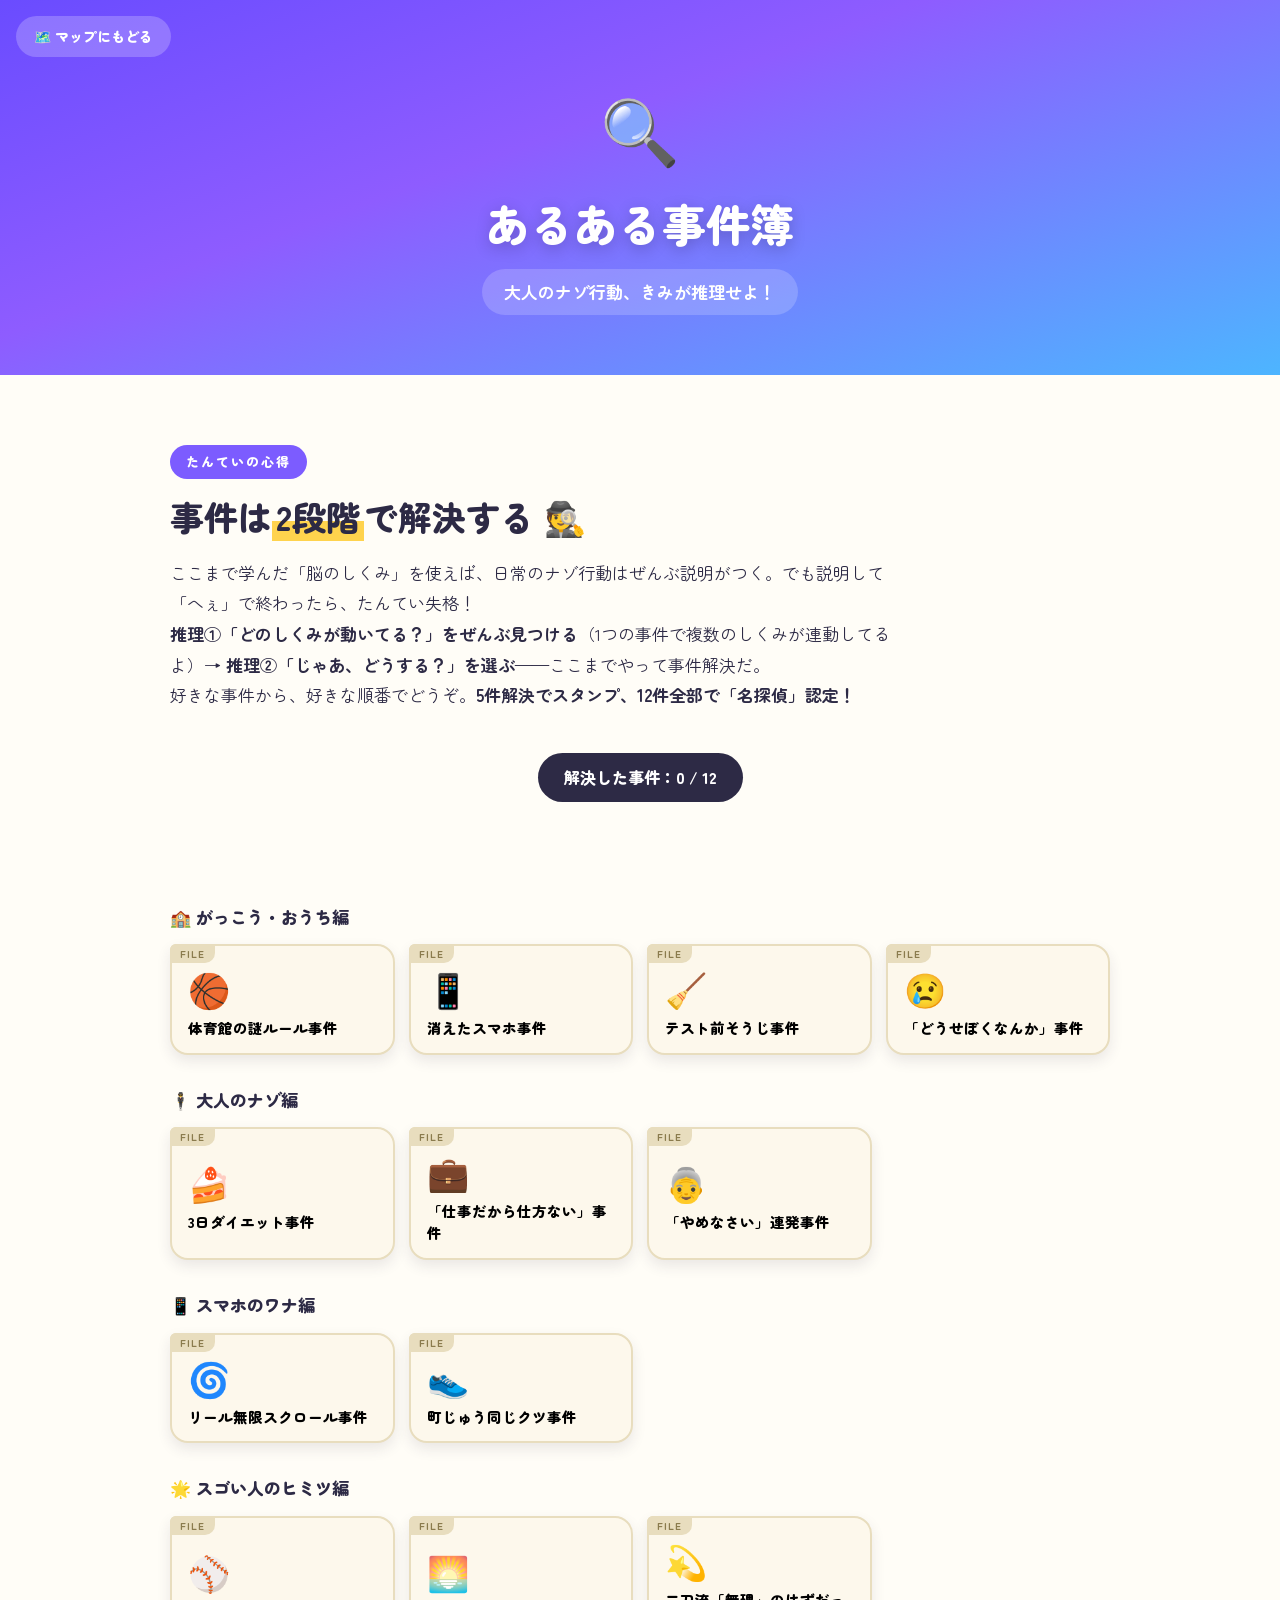
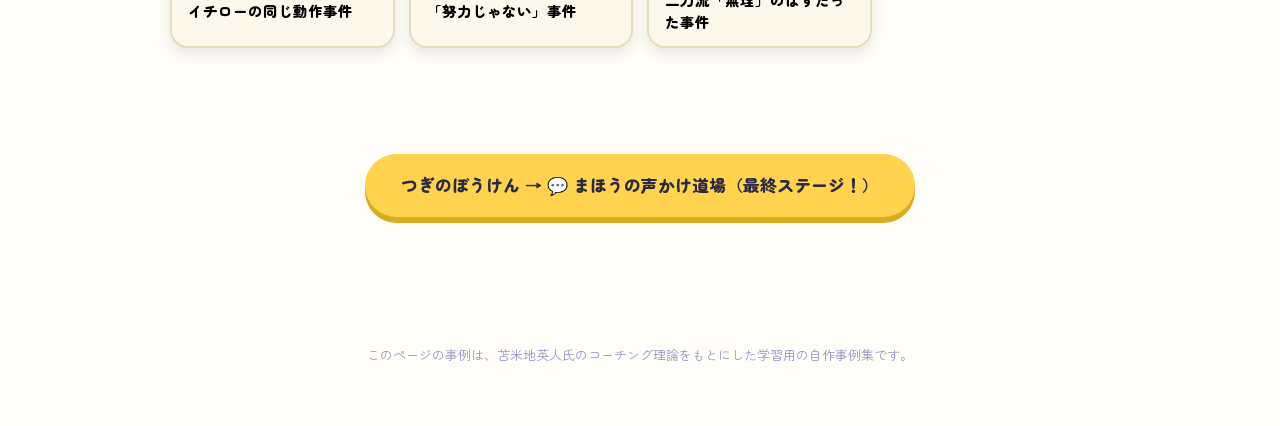
<file: pages/case-files.html>
<!DOCTYPE html>
<html lang="ja">
<head>
<meta charset="UTF-8">
<meta name="viewport" content="width=device-width, initial-scale=1.0">
<title>あるある事件簿 — コーチングぼうけん</title>
<link rel="preconnect" href="https://fonts.googleapis.com">
<link href="https://fonts.googleapis.com/css2?family=Zen+Maru+Gothic:wght@400;700;900&display=swap" rel="stylesheet">
<link rel="stylesheet" href="../assets/style.css">
<style>
  /* ===== 事件ボード ===== */
  .genre-title { font-size: 17px; font-weight: 900; margin: 30px 0 12px; color: var(--ink); }
  .case-grid { display: grid; grid-template-columns: repeat(auto-fill, minmax(220px, 1fr)); gap: 14px; }
  .case-card {
    position: relative; text-align: left; font-family: inherit; cursor: pointer;
    background: #fdf8ec; border: 2px solid #e8ddbe; border-radius: 6px 18px 18px 18px;
    padding: 18px 16px 14px; box-shadow: 0 6px 14px rgba(45,42,69,0.1);
    transition: transform 0.2s, box-shadow 0.2s;
  }
  .case-card::before {
    content: 'FILE'; position: absolute; top: -2px; left: -2px;
    background: #e8ddbe; color: #8a7b4d; font-size: 10px; font-weight: 900;
    padding: 2px 10px; border-radius: 6px 0 10px 0; letter-spacing: 1px;
  }
  .case-card:hover { transform: translateY(-6px) rotate(-1deg); box-shadow: 0 14px 26px rgba(45,42,69,0.18); }
  .case-card .case-emoji { font-size: 34px; display: block; margin-bottom: 4px; }
  .case-card .case-title { font-size: 14.5px; font-weight: 900; line-height: 1.5; }
  .case-card .solved-badge {
    position: absolute; top: 10px; right: 10px; transform: rotate(12deg);
    border: 3px solid var(--red); color: var(--red); border-radius: 50%;
    width: 48px; height: 48px; display: none; align-items: center; justify-content: center;
    font-size: 11px; font-weight: 900; background: rgba(255,255,255,0.85);
  }
  .case-card.solved .solved-badge { display: flex; }
  .case-card.active { border-color: var(--purple); background: #f4f0ff; }
  .case-counter {
    display: inline-block; background: #2d2a45; color: #fff; border-radius: 999px;
    padding: 10px 26px; font-weight: 900; font-size: 16px; margin-top: 8px;
  }

  /* ===== 推理パネル ===== */
  #casePanel { display: none; margin-top: 40px; }
  #casePanel.open { display: block; animation: popIn 0.5s both; }
  .panel-head { display: flex; align-items: center; gap: 12px; margin-bottom: 14px; flex-wrap: wrap; }
  .panel-head .case-emoji-big { font-size: 44px; }
  .panel-head h3 { font-size: 21px; font-weight: 900; }
  .story-box {
    background: #fdf8ec; border: 2px dashed #d8c98e; border-radius: 16px;
    padding: 20px 22px; font-size: 15.5px; font-weight: 700; line-height: 2;
  }
  .phase-label {
    display: inline-block; background: var(--pink); color: #fff; font-weight: 900;
    font-size: 13px; padding: 5px 16px; border-radius: 999px; margin: 26px 0 10px;
  }
  .phase-q { font-size: 16.5px; font-weight: 900; margin-bottom: 14px; }
  .mech-grid { display: grid; grid-template-columns: repeat(auto-fill, minmax(220px, 1fr)); gap: 10px; }
  .mech-chip {
    text-align: left; font-family: inherit; cursor: pointer;
    background: #f7f5ff; border: 3px solid transparent; border-radius: 14px;
    padding: 12px 14px; transition: all 0.2s;
  }
  .mech-chip:hover { border-color: var(--purple); transform: translateX(4px); }
  .mech-chip .mech-name { font-size: 14.5px; font-weight: 900; }
  .mech-chip .mech-short { font-size: 11.5px; font-weight: 700; color: #8a85ad; }
  .mech-chip .mech-why { display: none; font-size: 12.5px; font-weight: 700; margin-top: 8px; padding-top: 8px; border-top: 2px dashed rgba(0,0,0,0.1); }
  .mech-chip.hit { background: #e4f9ef; border-color: var(--green); }
  .mech-chip.hit .mech-why { display: block; color: #1d8a5c; }
  .mech-chip.miss { background: #ffe7e7; border-color: var(--red); animation: shake 0.4s; }
  .mech-chip.miss .mech-why { display: block; color: #c0392b; }
  .mech-chip:disabled { cursor: default; }
  .mech-progress { margin-top: 12px; font-weight: 900; font-size: 14px; color: var(--purple); }

  .chain-box {
    display: none; background: linear-gradient(150deg, #f3edff, #e7f4ff);
    border-radius: 18px; padding: 22px; margin-top: 20px;
    font-weight: 700; font-size: 14.5px; line-height: 2;
  }
  .chain-box.show { display: block; animation: popIn 0.5s both; }
  .chain-box .chain-title { font-weight: 900; font-size: 16px; color: var(--purple); margin-bottom: 8px; }
  .chain-flow {
    display: flex; flex-wrap: wrap; align-items: center; gap: 8px;
    background: rgba(255,255,255,0.7); border-radius: 12px; padding: 12px 14px; margin-bottom: 10px;
    font-weight: 900; font-size: 13.5px;
  }
  .chain-flow .arrow { color: var(--pink); font-size: 16px; }

  .action-area { display: none; margin-top: 26px; }
  .action-area.show { display: block; animation: popIn 0.5s both; }
  .action-opt {
    display: block; width: 100%; text-align: left; font-family: inherit; cursor: pointer;
    background: #fff; border: 3px solid #e5e1f5; border-radius: 14px;
    padding: 14px 18px; margin-bottom: 10px; font-size: 14.5px; font-weight: 700;
    transition: all 0.2s;
  }
  .action-opt:hover { border-color: var(--purple); transform: translateX(6px); }
  .action-opt .opt-fb { display: none; margin-top: 8px; font-size: 13px; font-weight: 900; }
  .action-opt.wrong { background: #ffe7e7; border-color: var(--red); animation: shake 0.4s; }
  .action-opt.wrong .opt-fb { display: block; color: #c0392b; }
  .action-opt.right { background: #e4f9ef; border-color: var(--green); }
  .action-opt.right .opt-fb { display: block; color: #1d8a5c; }

  .solve-box { display: none; margin-top: 24px; }
  .solve-box.show { display: block; animation: popIn 0.6s both; }
  .oneliner {
    background: #2d2a45; color: #ffd34d; border-radius: 16px; padding: 20px 22px;
    text-align: center; font-weight: 900; font-size: 17px; margin-bottom: 14px;
  }
  .oneliner .ol-label { display: block; color: #fff; font-size: 12px; margin-bottom: 6px; letter-spacing: 1px; }
  .aha-box {
    background: #fff6dc; border: 2px solid var(--yellow); border-radius: 16px;
    padding: 16px 20px; font-size: 14px; font-weight: 700; color: #7a5c00;
  }
  .aha-box .aha-title { font-weight: 900; margin-bottom: 4px; }
  .pair-btn { margin-top: 12px; }
</style>
</head>
<body>

<header class="hero-mini">
  <a class="back-link" href="../index.html#map">🗺️ マップにもどる</a>
  <span class="icon">🔍</span>
  <h1>あるある事件簿</h1>
  <p class="sub">大人のナゾ行動、きみが推理せよ！</p>
</header>

<section class="reveal">
  <span class="section-label">たんていの心得</span>
  <h2>事件は<span class="marker">2段階</span>で解決する 🕵️</h2>
  <p class="lead">
    ここまで学んだ「脳のしくみ」を使えば、日常のナゾ行動はぜんぶ説明がつく。でも説明して「へぇ」で終わったら、たんてい失格！<br>
    <b>推理①「どのしくみが動いてる？」をぜんぶ見つける</b>（1つの事件で複数のしくみが連動してるよ）→ <b>推理②「じゃあ、どうする？」を選ぶ</b>——ここまでやって事件解決だ。<br>
    好きな事件から、好きな順番でどうぞ。<b>5件解決でスタンプ、12件全部で「名探偵」認定！</b>
  </p>
  <div style="text-align:center;"><span class="case-counter" id="caseCounter">解決した事件：0 / 12</span></div>
</section>

<section class="reveal" style="padding-top:0;">
  <div id="caseBoard"></div>

  <div id="casePanel" class="lab"></div>

  <div class="stamp-banner" id="stampBanner">
    <span class="big">🔍</span>
    スタンプGET！「事件簿たんてい」バッジを手に入れた！<br>
    <a href="../index.html#map">🗺️ マップで確認する</a>（残りの事件もぜひ解決してね）
  </div>
  <div class="stamp-banner" id="meitanteiBanner" style="background:linear-gradient(150deg,#2d2a45,#4a3f8f); color:#ffd34d;">
    <span class="big">🕵️</span>
    全12事件コンプリート！ きみを<b>「名探偵」</b>に認定します！<br>
    これからは日常のナゾ行動を見つけたら、自分で推理してみよう。それが本当の卒業試験だ！
  </div>
</section>

<div class="next-nav">
  <a class="btn yellow" href="voice.html">つぎのぼうけん → 💬 まほうの声かけ道場（最終ステージ！）</a>
</div>

<footer>
  このページの事例は、苫米地英人氏のコーチング理論をもとにした学習用の自作事例集です。
</footer>

<script src="../assets/common.js"></script>
<script>
  /* ===== 脳のしくみ図鑑 ===== */
  const MECHS = {
    brief:    { emoji: '👓', name: 'ブリーフシステム', short: '「ふつうはこう」という思いこみのメガネ' },
    scotoma:  { emoji: '🙈', name: 'スコトーマ', short: '大事じゃないと思ったものが見えなくなる' },
    ras:      { emoji: '📡', name: 'RAS', short: '「大事」と決めたものだけ通すフィルター' },
    homeo:    { emoji: '⚖️', name: 'ホメオスタシス', short: '「いつもの状態」に引きもどす力' },
    cz:       { emoji: '🛋️', name: 'コンフォートゾーン', short: '居心地のいい、いつもの場所' },
    efficacy: { emoji: '🔥', name: 'エフィカシー', short: '「自分ならできる」という自信の点数' },
    selftalk: { emoji: '🗣️', name: 'セルフトーク', short: '心の中で自分にかけている言葉' },
    killer:   { emoji: '😈', name: 'ドリームキラー', short: '夢に「無理だよ」と言ってくる人' },
    haveto:   { emoji: '😮‍💨', name: 'have to', short: '「やらなきゃ」でやらされている状態' },
    wantto:   { emoji: '💖', name: 'want to', short: '「やりたい！」が100%の状態' },
    avoid:    { emoji: '🧹', name: 'クリエイティブ・アボイダンス', short: 'やらない理由を脳が発明する「賢い逃げ」' },
    futurecz: { emoji: '⏰', name: '未来のコンフォートゾーン', short: 'ゴール＝未来の居心地いい場所' },
    goal:     { emoji: '🎯', name: '現状の外のゴール', short: 'やり方がわからないくらい大きなゴール' }
  };

  /* ===== 事件データ（ここに足せば事件が増える） ===== */
  const CASES = [
    /* ---------- 🏫 がっこう・おうち編 ---------- */
    {
      id: 'rule', genre: 'school', emoji: '🏀', title: '体育館の謎ルール事件',
      story: '体育の時間、ボールはぜったい「右のカゴ」に戻すルールがある。転校生が「なんで右なんですか？」と聞いたら、先生もみんなも、だれも答えられなかった。それなのに、今日もみんな右のカゴに戻し続けている…。',
      mechs: [
        { key: 'brief', why: 'あたり！「みんながそうしてるから正しい」と、みんなの脳が学習してしまった。' },
        { key: 'scotoma', why: 'あたり！「そもそも何のためのルール？」という一番大事な問いが、盲点に隠れて誰にも見えていない。' },
        { key: 'homeo', why: 'あたり！ルールを破ると気まずい…という「いつも通りに戻す力」が、みんなを右カゴに向かわせ続けている。' }
      ],
      decoys: [
        { key: 'ras', whyNot: 'ちがうかも。RASは「見えるようになる」方の話。今回は思いこみ（メガネ）が主役だよ。' },
        { key: 'efficacy', whyNot: 'ちがうかも。自信の高い低いの話ではないよね。' },
        { key: 'killer', whyNot: 'ちがうかも。だれかが夢をこわしているわけではない。もっと静かに起きている事件だ。' }
      ],
      chain: ['👓 「前からこうだから」', '🙈 目的が見えなくなる', '⚖️ 破ると気まずくて元どおり'],
      chainText: 'だれかが始めたルールを、脳が「正しい」と学習（ブリーフシステム）。すると「何のため？」という問いがスコトーマに隠れ、外れると気まずいからホメオスタシスが全員を「いつも通り」に戻す。会社でも国でも、世界中で毎日起きてる事件だよ。',
      actions: [
        { text: '「こんなルール意味ない！」とみんなに言って、やめさせる', fb: 'うーん。責められると、人のホメオスタシスはむしろ強く働いて「ルールを守る側」に固まっちゃう。' },
        { text: '「このルールって、だれのためにあるんだろう？」と先生に聞いてみる', correct: true, fb: '正解！責めずに「目的」を聞く質問は、みんなのスコトーマをそっと外す。エレベーターで「1」を押した新人と同じ、静かでかしこい一手だ。' },
        { text: '自分もだまって右カゴに戻し続ける', fb: 'うーん。それは事件の「共犯者」になる道。悪いことじゃないけど、ナゾは残ったまま。' }
      ],
      oneLiner: '「このルール、だれのため？」',
      pair: 'ohtani',
      ahaNote: '大谷選手の事件とくらべてみて。「常識」に縛られる学校と、「常識」の外でプレーした大谷選手——主役はどっちも👓ブリーフシステム！'
    },
    {
      id: 'phone', genre: 'school', emoji: '📱', title: '消えたスマホ事件',
      story: 'ママが「スマホがない！スマホがない！」と家じゅう大さわぎ。ソファの下、カバンの中、れいぞうこの中まで探した。——でもスマホは、ママの左手ににぎられていた。',
      mechs: [
        { key: 'scotoma', why: 'あたり！「なくした」と思った瞬間、「手の中」は探す場所リストから外れて、見えているのに見えなくなった。' },
        { key: 'brief', why: 'あたり！「スマホはどこかに置き忘れるもの」という思いこみのメガネが、探す場所を最初から決めつけていた。' }
      ],
      decoys: [
        { key: 'ras', whyNot: 'おしい！RASは「見えるようになる」方の力。今回は「見えなくなって」いるから、主役はスコトーマだ。' },
        { key: 'homeo', whyNot: 'ちがうかも。「いつもに戻す力」は今回は出番なし。' },
        { key: 'killer', whyNot: 'ちがうかも。夢をこわす人はこの事件には登場しない。' }
      ],
      chain: ['👓 「どこかに置き忘れた」と思いこむ', '🙈 「手の中」がスコトーマに隠れる', '👀 見えてるのに見えない！'],
      chainText: '脳は「目」じゃなく「思いこみ」で見ている。「ない」と確信した場所の情報は、目に映っていても脳が捨ててしまうんだ。大人の脳でも毎日起きる、世界でいちばん身近なスコトーマ事件。',
      actions: [
        { text: '「もう、ぼけてるの？」と笑う', fb: 'うーん。これはどんな脳にも起きる現象。笑っても次もまた起きるだけ。' },
        { text: '「ぜったいあるとしたら、どこ？」と聞いてみる', correct: true, fb: '正解！「ない」という前提を「ぜったいある」に変える質問は、メガネをかけかえさせてスコトーマを外す魔法の一言。探し物のプロも使うテクニックだ。' },
        { text: 'いっしょに家じゅうを何時間でも探す', fb: 'うーん。同じメガネのまま探しても、見えない場所は見えないまま。先にメガネを変えよう。' }
      ],
      oneLiner: '「ぜったいあるとしたら、どこ？」',
      pair: 'shoes',
      ahaNote: '「町じゅう同じクツ事件」と対だよ。同じ脳のフィルターが、こっちでは「見えなく」して、あっちでは「見えるように」する。裏表の関係！'
    },
    {
      id: 'cleaning', genre: 'school', emoji: '🧹', title: 'テスト前そうじ事件',
      story: '「よし、テスト勉強するぞ！」と机に向かったのに、気づいたら部屋のそうじを始めていた。しかも、ふだんは絶対やらないのに、本だなの整理まで超ていねいに…。なんで今なの！？',
      mechs: [
        { key: 'avoid', why: 'あたり！「そうじは役に立つことだから」という言い訳を脳が発明した。これがクリエイティブ・アボイダンス（賢い逃げ）！' },
        { key: 'cz', why: 'あたり！本気の勉強は「いつもの自分」の外側。脳はゾーンの中（=そうじみたいな楽なこと）に居続けたい。' },
        { key: 'homeo', why: 'あたり！ゾーンから出ようとした瞬間、「いつもの自分」に引き戻す力が働いた。その出口がそうじだったんだ。' }
      ],
      decoys: [
        { key: 'killer', whyNot: 'ちがうかも。じゃまをしてるのは他人じゃなくて、自分の脳のしくみだ。' },
        { key: 'efficacy', whyNot: 'ちがうかも。自信の話というより「逃げ方」の話。' },
        { key: 'ras', whyNot: 'ちがうかも。フィルターの話ではないよ。' }
      ],
      chain: ['📚 勉強＝ゾーンの外', '⚖️ 脳が引き戻したい', '🧹 「そうじは正しいこと」という言い訳を発明！'],
      chainText: 'ホメオスタシスは力ずくで引き戻すだけじゃない。「これは役に立つことだから」という、もっともらしい言い訳を発明してくる。頭が良い人ほど言い訳も上手になる——これがクリエイティブ・アボイダンスのこわさであり、面白さ！',
      actions: [
        { text: '「自分はなんてだらしないんだ」と反省する', fb: 'うーん。これは意志の問題じゃなくて脳の仕様。反省はセルフトークを下げるだけ損だよ。' },
        { text: '「お、逃げてるな。ゾーンの外に出ようとしてる証拠だ」とニヤリとして、5分だけ勉強してみる', correct: true, fb: '正解！逃げに名前をつけて見破ると、術が解ける。そして「5分だけ」で境界を越えれば、ホメオスタシスは今度は「勉強してる自分」を続けさせようとしてくれる。' },
        { text: 'そうじが終わってから勉強することにする', fb: 'うーん。そうじが終わったら、脳は次の言い訳を発明するよ。「先に飲み物を…」ってね。' }
      ],
      oneLiner: '「お、逃げてるな（＝成長のチャンス！）」',
      pair: 'diet',
      ahaNote: 'パパのダイエット事件と対。同じホメオスタシスでも、あっちは「力ずくの引き戻し」、こっちは「賢い言い訳」。手口がちがう！'
    },
    {
      id: 'brother', genre: 'school', emoji: '😢', title: '「どうせぼくなんか」事件',
      story: 'サッカーでミスした弟が、「どうせぼくなんか」と言うようになった。すると不思議なことに、前はふつうにできていたパスやドリブルまで、本当に下手になっていった。呪いなの…？',
      mechs: [
        { key: 'selftalk', why: 'あたり！「どうせぼくなんか」という言葉が、毎日何十回も自分の脳に注文を出している。' },
        { key: 'efficacy', why: 'あたり！セルフトークがエフィカシー（できる！の点数）をどんどん下げた。脳は点数どおりの自分を作る。' },
        { key: 'ras', why: 'あたり！「できない自分」が大事な情報になったから、RASがミスの証拠ばかり集めてくる。できたプレーは目に入らない。' }
      ],
      decoys: [
        { key: 'killer', whyNot: 'おしい！ドリームキラーは「他人」から来る言葉。今回は自分で自分に言っている——つまりセルフトークだ。' },
        { key: 'homeo', whyNot: 'ちがうかも。引き戻す力というより「言葉」が主役の事件。' },
        { key: 'haveto', whyNot: 'ちがうかも。やらされてる話ではないよ。' }
      ],
      chain: ['🗣️ 「どうせぼくなんか」', '🔥 エフィカシーが下がる', '📡 RASが「できない証拠」ばかり集める', '😢 本当に下手になる'],
      chainText: '呪いの正体は、言葉→自信→注意のフィルター、という脳のリレー。こわいのは、これが「本当に下手になる」ところまで現実を変えちゃうこと。でも同じリレーは、逆向きにも走らせられる！',
      actions: [
        { text: '「もっと練習しろ！」ときびしく言う', fb: 'うーん。エフィカシーが下がったまま練習しても、RASは失敗ばかり拾う。先に直すのは言葉の方。' },
        { text: 'ミスしたとき「今のは、弟らしくないね」と声をかける', correct: true, fb: '正解！「できる方が本物のキミ」と再設定する一言。これぞコーチの仕事。弟のセルフトークが「ぼくらしくない→ぼくならできる」に変われば、RASが集める証拠も逆転する。' },
        { text: '「サッカー向いてないんじゃない？」と別の道をすすめる', fb: 'うーん。それ、悪気のないドリームキラーの誕生シーンだよ…。' }
      ],
      oneLiner: '「らしくないね」の一言が、人を強くする',
      pair: 'grandma',
      ahaNote: '「やめなさい」連発事件と対。外から来る言葉（ドリームキラー）も、中から出る言葉（セルフトーク）も、攻撃する場所は同じ——🔥エフィカシーだ。'
    },

    /* ---------- 🕴️ 大人のナゾ編 ---------- */
    {
      id: 'diet', genre: 'adult', emoji: '🍰', title: '3日ダイエット事件',
      story: 'パパが「今日からダイエットだ！」と宣言した。3日後の夜、こっそりアイスを食べているところを目撃された。ママは「意志が弱いんだから」とあきれてる。でも、本当に意志の問題なのかな？',
      mechs: [
        { key: 'homeo', why: 'あたり！「いつもの食生活」に全力で引き戻す力が働いた。意志vsホメオスタシスは、ほぼ100%ホメオスタシスが勝つ。' },
        { key: 'haveto', why: 'あたり！「やせなきゃ」はhave to。やらされダイエットに、脳は本気を出さない。' },
        { key: 'cz', why: 'あたり！今の体型・今の食生活が、パパのコンフォートゾーンのままだった。ゾーンが変わらないかぎり体は戻る。' }
      ],
      decoys: [
        { key: 'killer', whyNot: 'ちがうかも。だれかに夢をこわされたわけじゃない。' },
        { key: 'ras', whyNot: 'ちがうかも。情報のフィルターより「引き戻す力」が主役。' },
        { key: 'efficacy', whyNot: 'ちがうかも。自信が足りなかったというより、ゾーンの向きの問題。' }
      ],
      chain: ['😮‍💨 「やせなきゃ」(have to)', '🛋️ 今の体型がゾーンのまま', '⚖️ 「いつもの食生活」へ全力で引き戻し', '🍰 夜中のアイス'],
      chainText: '三日坊主は意志の弱さじゃなくて、脳の安全装置が正常に動いた結果。「今の自分」がゾーンである限り、ホメオスタシスは命を守るのと同じ真剣さでアイスを食べさせる。責めても無駄、ゾーンを動かすが勝ち。',
      actions: [
        { text: '「意志が弱い！」と責めて、もっとがんばらせる', fb: 'うーん。意志は必ずホメオスタシスに負ける。これは根性の問題じゃないんだ。' },
        { text: '「やせたパパと何して遊ぼうかな！」と未来の楽しい話をする', correct: true, fb: '正解！「やせた自分が当たり前」の未来ゾーンがリアルになれば、ホメオスタシスは引き戻す力から「進ませる力」に変わる。want toの未来を先に作るのが正しい順番。' },
        { text: '家じゅうのおやつを全部かくす', fb: 'うーん。環境だけ変えてもゾーンが変わらなければ、パパはコンビニへ行くだけ…。' }
      ],
      oneLiner: '意志を責めるな、ゾーンの向きを変えろ',
      pair: 'training',
      ahaNote: '「努力じゃない」事件と対。同じホメオスタシスが、パパには敵、プロ選手には最強の味方。違いはゾーンが「今」にあるか「未来」にあるか、それだけ！'
    },
    {
      id: 'work', genre: 'adult', emoji: '💼', title: '「仕事だから仕方ない」事件',
      story: '大人に「お仕事たのしい？」と聞いたら、「楽しいとかじゃないの。仕事なんだから仕方ないの」と言われた。でもこの前テレビで見た発明家は、めちゃくちゃ楽しそうに働いてた。何がちがうんだろう？',
      mechs: [
        { key: 'haveto', why: 'あたり！「仕方ない」はhave toの合言葉。やらされモードで働くと、脳は力の出し方を忘れていく。' },
        { key: 'brief', why: 'あたり！「仕事＝ガマンするもの」というメガネを、その大人は子どものころから受けついできた。' },
        { key: 'scotoma', why: 'あたり！「本当は何がやりたいか」が、長いあいだスコトーマに隠れて本人にも見えなくなっている。' }
      ],
      decoys: [
        { key: 'ras', whyNot: 'ちがうかも。フィルターというより「メガネ」と「やらされ」の事件。' },
        { key: 'efficacy', whyNot: 'おしいけど主役じゃない。先に「want toが見えない」ことが問題。' },
        { key: 'killer', whyNot: 'ちがうかも。特定のだれかが夢をこわしたのではなく、メガネが受けつがれてきた。' }
      ],
      chain: ['👓 「仕事＝ガマン」のメガネ', '😮‍💨 have toで働く', '🙈 「やりたいこと」がスコトーマに', '💼 「仕方ない」が口ぐせに'],
      chainText: '楽しそうに働く人と「仕方ない」の人のちがいは、才能じゃなくてメガネ。苫米地理論では、仕事は「自分の得意でだれかをよろこばせること」。そのメガネにかけかえた人から楽しくなっていく。',
      actions: [
        { text: '「大人ってかわいそうだな」とあきらめる', fb: 'うーん。それ、きみが同じメガネを受けつぐ第一歩かも。' },
        { text: '「もし何でも自由にできるなら、何したい？」と聞いてみる', correct: true, fb: '正解！「自由なら？」の質問は、have toのメガネを一瞬外させて、スコトーマの奥のwant toを照らすライトになる。大人がハッとした顔をしたら、推理成功だ。' },
        { text: '「文句を言わずに働くのがえらい」と覚えておく', fb: 'うーん。それはメガネの受けつぎ式。えらいのは「ガマン」じゃなく「だれかをよろこばせること」の方だよ。' }
      ],
      oneLiner: '「なんでも自由なら、何したい？」',
      pair: null,
      ahaNote: 'バランスホイールの「🛠️ しごと」を思い出して。仕事はお金もうけの手段じゃなく、得意なことで人をよろこばせる分野——メガネが変わると、同じ仕事でも別物になる。'
    },
    {
      id: 'grandma', genre: 'adult', emoji: '👵', title: '「やめなさい」連発事件',
      story: '「ユーチューバーになりたい！」と言ったら、おばあちゃんが「危ないからやめなさい。ちゃんとした仕事にしなさい」と言った。おばあちゃんはぼくのことが大好きなはずなのに。敵になっちゃったの…？',
      mechs: [
        { key: 'killer', why: 'あたり！これが典型的なドリームキラー。しかも一番多いのは「愛情から」の型なんだ。' },
        { key: 'brief', why: 'あたり！おばあちゃんの時代は「安定した会社＝幸せ」が常識。その古いメガネで、きみの未来を見ている。' },
        { key: 'scotoma', why: 'あたり！おばあちゃんの現状からは、きみのゴールの世界が見えない（スコトーマ）。見えないから「危ない」に見える。' }
      ],
      decoys: [
        { key: 'homeo', whyNot: 'おしい！おばあちゃんの心の中では動いてるけど、この事件の主役は「言葉が夢に与える影響」の方。' },
        { key: 'selftalk', whyNot: 'ちがうかも。自分の中の言葉じゃなくて、他人から来る言葉の事件。' },
        { key: 'ras', whyNot: 'ちがうかも。フィルターより「メガネと愛情」の話。' }
      ],
      chain: ['👓 おばあちゃんの時代のメガネ「安定＝幸せ」', '🙈 その外の世界は見えない', '😈 愛情から「やめなさい」'],
      chainText: 'ドリームキラーの9割は敵じゃない。自分のメガネの外が見えないだけの、きみを愛してる人。だから戦う必要はない。ただし、ゴールへの臨場感は言葉で削られる——だから守り方を知っておく。',
      actions: [
        { text: '「おばあちゃんは古い！」とケンカする', fb: 'うーん。おばあちゃんのメガネは60年もので、ケンカでは外れない。きみのエネルギーがもったいない。' },
        { text: 'おばあちゃんは大切にする。でも大きなゴールは、わかってくれる人にだけ話す', correct: true, fb: '正解！これが「ゴールは秘密にする」の本当の使い方。愛と夢を両方守る、大人の一手だ。' },
        { text: '夢をあきらめて「ちゃんとした仕事」にしておく', fb: 'うーん。それは自分のゴールを、他人のメガネに明けわたすということ。おばあちゃんもきっと、本当はきみの笑顔が見たいはず。' }
      ],
      oneLiner: 'ドリームキラーに悪気なし。ゴールは話す相手を選ぶ',
      pair: 'brother',
      ahaNote: '「どうせぼくなんか」事件と対。外からの言葉も、自分の中の言葉も、削るのは同じエフィカシー。だから防ぎ方もセットで覚えよう。'
    },

    /* ---------- 📱 スマホのワナ編 ---------- */
    {
      id: 'reels', genre: 'sns', emoji: '🌀', title: 'リール無限スクロール事件',
      story: '「ちょっとだけ」とインスタのリールを開いたら、気づいたら1時間たっていた。べつに見たいものがあったわけでもない。指が勝手に動いてた。なんで止まらないんだろう？',
      mechs: [
        { key: 'ras', why: 'あたり！脳には「新しいもの＝大事かも」と反応するクセがある。アプリはそのクセを研究しつくして、次々に新しいものを流してくる（RASハック！）。' },
        { key: 'cz', why: 'あたり！何も考えずに気持ちいい刺激が流れてくる、超・楽ちんなゾーン。出る理由が見つからない。' },
        { key: 'avoid', why: 'あたり！宿題や寝る準備からの「賢い逃げ場」にもなっている。「ちょっと休けいだから」って言い訳つきでね。' }
      ],
      decoys: [
        { key: 'killer', whyNot: 'ちがうかも。夢をこわす人は出てこない…けど、時間は溶かされてるね。' },
        { key: 'efficacy', whyNot: 'ちがうかも。自信の話ではないよ。' },
        { key: 'selftalk', whyNot: 'ちがうかも。言葉の事件じゃなくて、フィルターと楽ちんゾーンの事件。' }
      ],
      chain: ['📡 「新しいもの好き」の脳のクセをアプリが利用', '🛋️ 楽な快のゾーンに入る', '🧹 やるべきことからの「賢い逃げ」にもなる', '🌀 1時間が消える'],
      chainText: '止まらないのは、きみの意志が弱いからじゃない。世界中の天才たちが「人間の脳のクセ」を研究して作った仕組みと、生身の意志が戦ってるから。勝負の土俵を変えるのが正解。',
      actions: [
        { text: '「自分は意志が弱い」と反省して、気合いでガマンする', fb: 'うーん。相手は脳のクセを知りつくしたプロ集団。気合いの勝率はほぼゼロだ。' },
        { text: '開く前に「閉じたら何をするか」を決めてから開く', correct: true, fb: '正解！脳はゴールがないとき、ヒマな快に流れる仕様。先に「次にやること」をRASにセットしておけば、脳が自分から「そろそろ閉じよう」と言い出す。' },
        { text: 'スマホを捨てる', fb: 'うーん。道具に罪はないし、ゴールがなければ脳は別のヒマつぶしを見つけるだけ。' }
      ],
      oneLiner: '開く前に、閉じたあとを決める',
      pair: 'shoes',
      ahaNote: '「町じゅう同じクツ事件」と対。同じRASが、「使われる」とスマホ沼になり、「自分で使う」と夢への検索エンジンになる！'
    },
    {
      id: 'shoes', genre: 'sns', emoji: '👟', title: '町じゅう同じクツ事件',
      story: '新しいスニーカーを買った。すると次の日から、町じゅうに同じスニーカーをはいた人があふれて見えるようになった。昨日までひとりも見かけなかったのに…！流行りだした？それともぼくの目がおかしい？',
      mechs: [
        { key: 'ras', why: 'あたり！「自分のクツ」になった瞬間、RASが「大事な情報」として通すようになった。世界は変わってない、フィルターが変わった。' },
        { key: 'cz', why: 'あたり！そのスニーカーが「自分ごとゾーン」に入った。ゾーンに入ったものは、勝手に目に飛びこんでくる。' }
      ],
      decoys: [
        { key: 'scotoma', whyNot: 'おしい！スコトーマは「見えなくなる」方。今回は「見えるようになった」——つまり逆向き。主役はRASだ。' },
        { key: 'homeo', whyNot: 'ちがうかも。引き戻す力の出番はない事件。' },
        { key: 'brief', whyNot: 'ちがうかも。思いこみのメガネというより、フィルターの設定変更。' }
      ],
      chain: ['👟 買った瞬間「自分ごと」になる', '📡 RASが「大事」と判定して通しはじめる', '👀 昨日まで隠れてた情報が見えだす'],
      chainText: '同じクツの人は、昨日も同じ数だけ町にいた。変わったのはきみの脳のフィルターだけ。——ということは？ フィルターの設定を「自分で」変えれば、見える世界を自分で選べるってことだ！',
      actions: [
        { text: '「みんな、ぼくのマネしたな！」と思う', fb: 'うーん。増えたんじゃなくて、見えるようになっただけ。世界は昨日のままだよ。' },
        { text: 'この力を逆に使う——「なりたい自分」を決めてから、本屋や町を歩いてみる', correct: true, fb: '正解！ゴールを決める＝RASに「探すもの」をセットすること。同じ本屋でも、ゴールがある人には必要な本が光って見える。これがゴール設定の科学的な正体！' },
        { text: '「おもしろい現象だな」で終わりにする', fb: 'うーん、もったいない！せっかく脳に最強の検索エンジンがついてるのに、遊ばせておくの？' }
      ],
      oneLiner: 'ゴールを決めてから、町を歩け',
      pair: 'phone',
      ahaNote: '「消えたスマホ事件」と対。スコトーマ（見えなくなる）とRAS（見えるようになる）は同じフィルターの裏表。2つそろえると、脳の「見る仕組み」が完全にわかる！'
    },

    /* ---------- 🌟 スゴい人のヒミツ編 ---------- */
    {
      id: 'routine', genre: 'hero', emoji: '⚾', title: 'イチローの同じ動作事件',
      story: 'イチロー選手はバッターボックスに入るとき、毎回そっくり同じ動作をしていた。袖をつまんで、バットを立てて…。毎朝のカレーも有名。世界一の選手なのに、なんでそんなに「いつも同じ」にこだわるんだろう？',
      mechs: [
        { key: 'cz', why: 'あたり！「いつもの動作」がコンフォートゾーンのスイッチ。どんな大舞台でも「いつもの自分の部屋」を再現できる——ゾーンの持ち運び！' },
        { key: 'homeo', why: 'あたり！「いつも通りに戻す力」を逆用してる。動作がいつも通りなら、ホメオスタシスが実力も「いつも通り」に戻してくれる。' }
      ],
      decoys: [
        { key: 'avoid', whyNot: 'ちがうかも。逃げてるどころか、世界一戦ってる人の話。' },
        { key: 'killer', whyNot: 'ちがうかも。夢をこわす人は出てこない。' },
        { key: 'haveto', whyNot: 'ちがうかも。やらされてこの域には行けない。' }
      ],
      chain: ['🏟️ 大舞台＝ゾーンの外になりがち', '⚾ いつもの動作で「いつもの自分」を呼び出す', '⚖️ ホメオスタシスが実力を「いつも通り」に戻してくれる'],
      chainText: '三日坊主の犯人だったホメオスタシスが、ここでは世界一の味方をしてる。ルーティンとは「コンフォートゾーンの持ち運び装置」。緊張に勝つんじゃなく、緊張する場所を「いつもの場所」に変えちゃう発明だ。',
      actions: [
        { text: '緊張したら「緊張するな！」と自分に言い聞かせる', fb: 'うーん。「緊張」と言うたびにRASが緊張を探しはじめる。逆効果！' },
        { text: '自分の「いつもの準備」をひとつ作る（発表の前は深呼吸3回＋親指をぎゅっ、など）', correct: true, fb: '正解！動作はなんでもいい。「これをやったらいつもの自分」というスイッチを育てれば、テストでも発表でも、きみのゾーンを持ちこめる。' },
        { text: '緊張する場面をなるべく避けて生きる', fb: 'うーん。それだとゾーンが一生広がらない。ゾーンは持ち運べるのに、もったいない！' }
      ],
      oneLiner: 'ゾーンは持ち運べる',
      pair: 'diet',
      ahaNote: '3日ダイエット事件と対。同じ⚖️ホメオスタシスが、使い方ひとつで「三日坊主の犯人」にも「世界一の相棒」にもなる！'
    },
    {
      id: 'training', genre: 'hero', emoji: '🌅', title: '「努力じゃない」事件',
      story: '毎朝5時から練習するプロ選手が、インタビューで言った。「努力してるつもりはないんです。歯みがきと同じです」。——ウソでしょ？ あんなにキツい練習が、歯みがき！？',
      mechs: [
        { key: 'wantto', why: 'あたり！だれにも頼まれなくてもやっちゃう100%のwant to。「やめろ」と言われてもやるのがこのレベル。' },
        { key: 'futurecz', why: 'あたり！未来のコンフォートゾーン（チャンピオンの自分）がリアルだから、そこに向かう練習が「あたりまえ」になってる。' },
        { key: 'cz', why: 'あたり！練習がすでに「ゾーンの中」。やらない日のほうが気持ち悪い——歯みがきと同じってそういう意味！' }
      ],
      decoys: [
        { key: 'haveto', whyNot: 'おしい、逆だ！have toの「やらなきゃ」だったら、とっくに三日坊主になってる。' },
        { key: 'killer', whyNot: 'ちがうかも。夢をこわす人は登場しない。' },
        { key: 'scotoma', whyNot: 'ちがうかも。見えない話ではないよ。' }
      ],
      chain: ['💖 100% want toのゴール', '⏰ 未来のゾーンがリアル', '🛋️ 練習が「ゾーンの中のあたりまえ」になる', '🌅 本人の感覚では「努力ゼロ」'],
      chainText: '「努力家に見える人」の正体は、「努力が要らなくなる仕組みを作った人」。ゾーンが未来に向くと、行動は呼吸やごはんと同じ「ホメオスタシスの仕事」になる。苫米地さんが「努力はいらない」と言うのは、サボれという意味じゃなくて、この状態を作れという意味なんだ。',
      actions: [
        { text: '「自分もガマンして毎日練習しなきゃ」と決意する', fb: 'うーん。ガマン（have to）で始めた習慣は、ホメオスタシスに引き戻されて終わる。順番が逆！' },
        { text: '先に「ワクワクする未来」をリアルに描く。行動はあとから勝手についてくる', correct: true, fb: '正解！ゴール→臨場感→ゾーンが未来へ→行動が「あたりまえ」になる。これがコーチングの正しい順番。決意より先に、ワクワクをセットしよう。' },
        { text: '「あの人は特別な人だから」で終わりにする', fb: 'うーん。しくみは全人類共通。特別なのは才能じゃなくて、ゾーンの向きだよ。' }
      ],
      oneLiner: 'がんばる前に、ワクワクをセット',
      pair: 'diet',
      ahaNote: '3日ダイエット事件と対。パパとプロ選手のちがいは意志の強さじゃない。ゾーンが「今」にあるか「未来」にあるか——それだけ！'
    },
    {
      id: 'ohtani', genre: 'hero', emoji: '💫', title: '二刀流「無理」のはずだった事件',
      story: '大谷選手がプロに入るとき、ほとんどの大人が言った。「ピッチャーとバッターの二刀流なんて無理。プロをなめるな。どちらかにしぼれ」。でも大谷選手はやった。世界一にもなった。なんで「常識」をこえられたんだろう？',
      mechs: [
        { key: 'brief', why: 'あたり！「二刀流は無理」は、世間みんなの👓ブリーフシステム。「常識」の正体は、だれかの古いメガネの集合体だった。' },
        { key: 'goal', why: 'あたり！「世界一の二刀流」は、当時だれもやり方を知らない完全な「現状の外」のゴールだった。' },
        { key: 'efficacy', why: 'あたり！まわり中に「無理」と言われても、「できるに決まってる」の自己評価がゆらがなかった。根拠は不要、それがエフィカシー。' }
      ],
      decoys: [
        { key: 'avoid', whyNot: 'ちがうかも。逃げの要素はゼロの事件。' },
        { key: 'haveto', whyNot: 'ちがうかも。やらされ二刀流では1年ももたないはず。' },
        { key: 'scotoma', whyNot: 'おしい！スコトーマがあったのは大谷選手じゃなく「世間」の側。大谷選手の脳の中の主役は別にいる。' }
      ],
      chain: ['👓 世間の「常識」＝古いメガネの集合体', '🎯 現状の外にゴールを置く', '🔥 「できるに決まってる」のエフィカシー', '💫 メガネの外でプレーする'],
      chainText: '常識をこえる人は、ケンカで常識を倒したんじゃない。「それはあなたのメガネですよね」と知っていて、自分のゴール側で静かにプレーし続けただけ。そして結果が出ると、世間のメガネのほうが書き変わる——常識は、あとから追いかけてくる。',
      actions: [
        { text: '「常識だから無理」と言われたら、すなおにあきらめる', fb: 'うーん。その常識、10年後には変わってるかもよ？ 二刀流が証明ずみだ。' },
        { text: '「それって本当？ だれが決めた？」と一回だけ疑ってみる', correct: true, fb: '正解！常識＝だれかのブリーフシステム。たしかめてみると、意外と根拠がないことが多い。疑う練習をした人だけが、メガネの外でプレーできる。' },
        { text: '常識を言ってくる大人と、とことん戦う', fb: 'うーん。戦わなくていい。大谷選手も論破はしてない。自分のゴール側で、静かに練習してただけ。' }
      ],
      oneLiner: '「それって本当？ だれが決めた？」',
      pair: 'rule',
      ahaNote: '体育館の謎ルール事件と対。「常識」に縛られたみんなと、「常識」の外でプレーした大谷選手。主役はどっちも👓ブリーフシステム——縛られるか、見破るかのちがいだけ！'
    }
  ];

  const GENRES = [
    { key: 'school', label: '🏫 がっこう・おうち編' },
    { key: 'adult',  label: '🕴️ 大人のナゾ編' },
    { key: 'sns',    label: '📱 スマホのワナ編' },
    { key: 'hero',   label: '🌟 スゴい人のヒミツ編' }
  ];
  const STAMP_AT = 5;

  /* ===== 解決状態（localStorage） ===== */
  function getSolved() {
    try { return JSON.parse(localStorage.getItem('caseSolved') || '{}'); } catch (e) { return {}; }
  }
  function markSolved(id) {
    const s = getSolved();
    s[id] = true;
    try { localStorage.setItem('caseSolved', JSON.stringify(s)); } catch (e) {}
  }
  function solvedCount() {
    const s = getSolved();
    return CASES.filter(function (c) { return s[c.id]; }).length;
  }

  /* ===== 事件ボード描画 ===== */
  const board = document.getElementById('caseBoard');
  function renderBoard() {
    board.innerHTML = '';
    const solved = getSolved();
    GENRES.forEach(function (g) {
      const title = document.createElement('div');
      title.className = 'genre-title';
      title.textContent = g.label;
      board.appendChild(title);
      const grid = document.createElement('div');
      grid.className = 'case-grid';
      CASES.filter(function (c) { return c.genre === g.key; }).forEach(function (c) {
        const card = document.createElement('button');
        card.className = 'case-card' + (solved[c.id] ? ' solved' : '');
        card.dataset.caseId = c.id;
        card.innerHTML =
          '<span class="case-emoji">' + c.emoji + '</span>' +
          '<span class="case-title">' + c.title + '</span>' +
          '<span class="solved-badge">解決!</span>';
        card.addEventListener('click', function () { openCase(c.id); });
        grid.appendChild(card);
      });
      board.appendChild(grid);
    });
    updateCounter(false);
  }

  function updateCounter(celebrate) {
    const n = solvedCount();
    document.getElementById('caseCounter').textContent = '解決した事件：' + n + ' / ' + CASES.length;
    if (n >= STAMP_AT) {
      const isNew = awardStamp('cases');
      document.getElementById('stampBanner').classList.add('show');
      if (isNew && celebrate) confetti(80);
    }
    if (n === CASES.length) {
      document.getElementById('meitanteiBanner').classList.add('show');
      if (celebrate) confetti(120);
    }
  }

  /* ===== 推理パネル ===== */
  const panel = document.getElementById('casePanel');
  let current = null;       /* 現在の事件 */
  let foundCount = 0;       /* 推理①で見つけた正解数 */

  function shuffle(arr) {
    const a = arr.slice();
    for (let i = a.length - 1; i > 0; i--) {
      const j = Math.floor(Math.random() * (i + 1));
      [a[i], a[j]] = [a[j], a[i]];
    }
    return a;
  }

  function openCase(id) {
    current = CASES.find(function (c) { return c.id === id; });
    foundCount = 0;
    document.querySelectorAll('.case-card').forEach(function (card) {
      card.classList.toggle('active', card.dataset.caseId === id);
    });

    const options = shuffle(
      current.mechs.map(function (m) { return { key: m.key, correct: true, note: m.why }; })
        .concat(current.decoys.map(function (d) { return { key: d.key, correct: false, note: d.whyNot }; }))
    );

    panel.innerHTML =
      '<div class="panel-head"><span class="case-emoji-big">' + current.emoji + '</span><h3>' + current.title + '</h3></div>' +
      '<div class="story-box">' + current.story + '</div>' +
      '<div class="phase-label">推理①</div>' +
      '<div class="phase-q">この事件のウラで動いている脳のしくみを、<b>ぜんぶ</b>見つけよう！（' + current.mechs.length + 'つあるよ）</div>' +
      '<div class="mech-grid" id="mechGrid"></div>' +
      '<div class="mech-progress" id="mechProgress">見つけたしくみ：0 / ' + current.mechs.length + '</div>' +
      '<div class="chain-box" id="chainBox"></div>' +
      '<div class="action-area" id="actionArea"></div>' +
      '<div class="solve-box" id="solveBox"></div>';

    const grid = panel.querySelector('#mechGrid');
    options.forEach(function (opt) {
      const m = MECHS[opt.key];
      const chip = document.createElement('button');
      chip.className = 'mech-chip';
      chip.innerHTML =
        '<span class="mech-name">' + m.emoji + ' ' + m.name + '</span><br>' +
        '<span class="mech-short">' + m.short + '</span>' +
        '<span class="mech-why">' + opt.note + '</span>';
      chip.addEventListener('click', function () { pickMech(chip, opt); });
      grid.appendChild(chip);
    });

    panel.classList.add('open');
    panel.scrollIntoView({ behavior: 'smooth', block: 'start' });
  }

  function pickMech(chip, opt) {
    if (chip.disabled) return;
    chip.disabled = true;
    if (opt.correct) {
      chip.classList.add('hit');
      foundCount++;
      panel.querySelector('#mechProgress').textContent = '見つけたしくみ：' + foundCount + ' / ' + current.mechs.length;
      confetti(8);
      if (foundCount === current.mechs.length) revealChain();
    } else {
      chip.classList.add('miss');
    }
  }

  function revealChain() {
    panel.querySelector('#mechProgress').textContent = '🎉 ぜんぶ見つけた！しくみの連動を見てみよう👇';
    const chainBox = panel.querySelector('#chainBox');
    chainBox.innerHTML =
      '<div class="chain-title">🧩 しくみはこう連動していた！</div>' +
      '<div class="chain-flow">' + current.chain.map(function (step) { return '<span>' + step + '</span>'; }).join('<span class="arrow">→</span>') + '</div>' +
      current.chainText;
    chainBox.classList.add('show');

    const area = panel.querySelector('#actionArea');
    area.innerHTML =
      '<div class="phase-label" style="background:var(--purple);">推理②</div>' +
      '<div class="phase-q">しくみがわかったところで——<b>きみなら、どうする？</b></div>';
    shuffle(current.actions).forEach(function (a) {
      const btn = document.createElement('button');
      btn.className = 'action-opt';
      btn.innerHTML = a.text + '<span class="opt-fb">' + a.fb + '</span>';
      btn.addEventListener('click', function () { pickAction(btn, a); });
      area.appendChild(btn);
    });
    area.classList.add('show');
    area.scrollIntoView({ behavior: 'smooth', block: 'center' });
  }

  function pickAction(btn, a) {
    if (btn.disabled) return;
    if (a.correct) {
      btn.classList.add('right');
      panel.querySelectorAll('.action-opt').forEach(function (b) { b.disabled = true; });
      solveCase();
    } else {
      btn.classList.add('wrong');
      btn.disabled = true;
    }
  }

  function solveCase() {
    const wasNew = !getSolved()[current.id];
    markSolved(current.id);

    const box = panel.querySelector('#solveBox');
    let html =
      '<div class="oneliner"><span class="ol-label">🗝️ あしたから使えるひとこと</span>' + current.oneLiner + '</div>' +
      '<div class="aha-box"><div class="aha-title">💡 たんていメモ（アハ！）</div>' + current.ahaNote + '</div>';
    if (current.pair) {
      const pairCase = CASES.find(function (c) { return c.id === current.pair; });
      html += '<button class="btn ghost pair-btn" onclick="openCase(\'' + current.pair + '\')">🔎 にた事件をしらべる → ' + pairCase.emoji + ' ' + pairCase.title + '</button>';
    }
    html += '<a class="btn yellow pair-btn" href="#caseBoard" onclick="panelClose()">📁 事件ボードにもどる</a>';
    box.innerHTML = html;
    box.classList.add('show');
    box.scrollIntoView({ behavior: 'smooth', block: 'center' });

    renderBoardSolvedMarks();
    confetti(wasNew ? 50 : 15);
    updateCounter(true);
  }

  function renderBoardSolvedMarks() {
    const solved = getSolved();
    document.querySelectorAll('.case-card').forEach(function (card) {
      card.classList.toggle('solved', !!solved[card.dataset.caseId]);
    });
  }

  function panelClose() {
    panel.classList.remove('open');
    document.querySelectorAll('.case-card').forEach(function (c) { c.classList.remove('active'); });
    document.getElementById('caseBoard').scrollIntoView({ behavior: 'smooth' });
  }

  renderBoard();
</script>
</body>
</html>
</file>
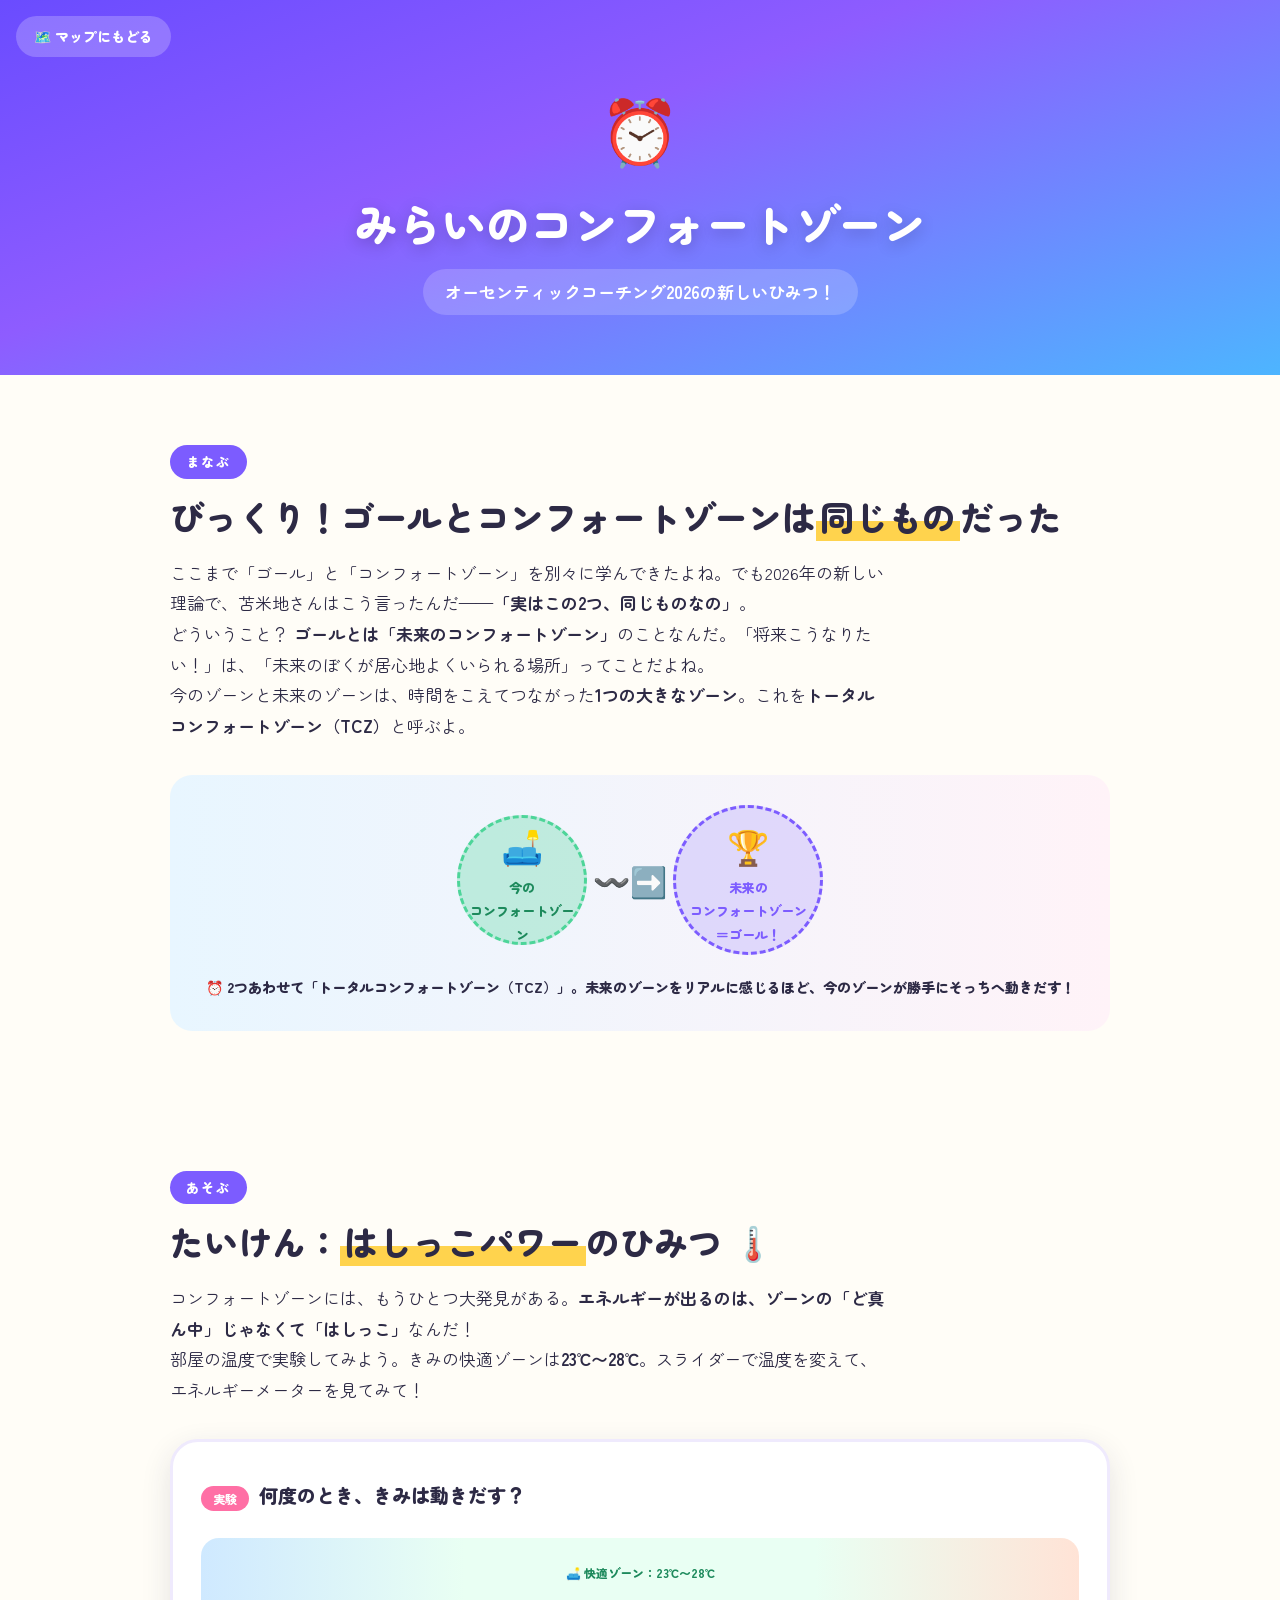
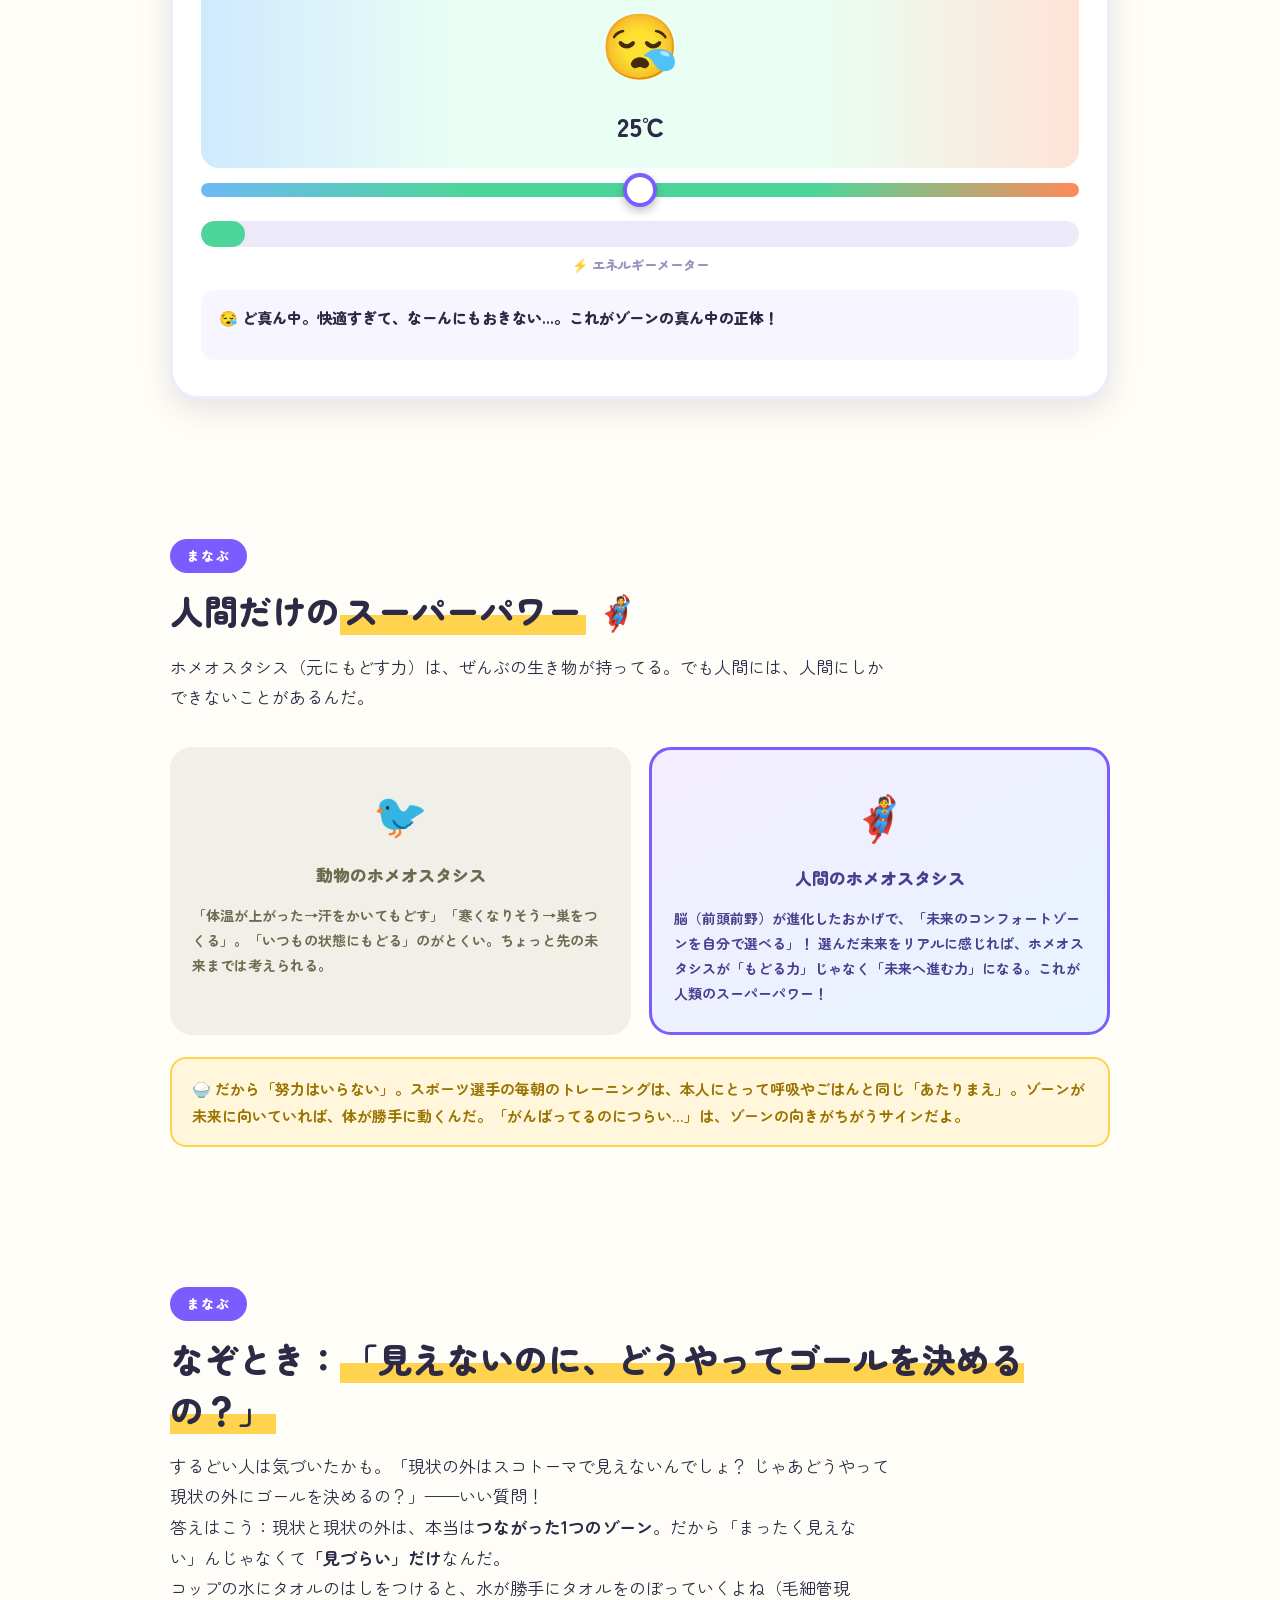
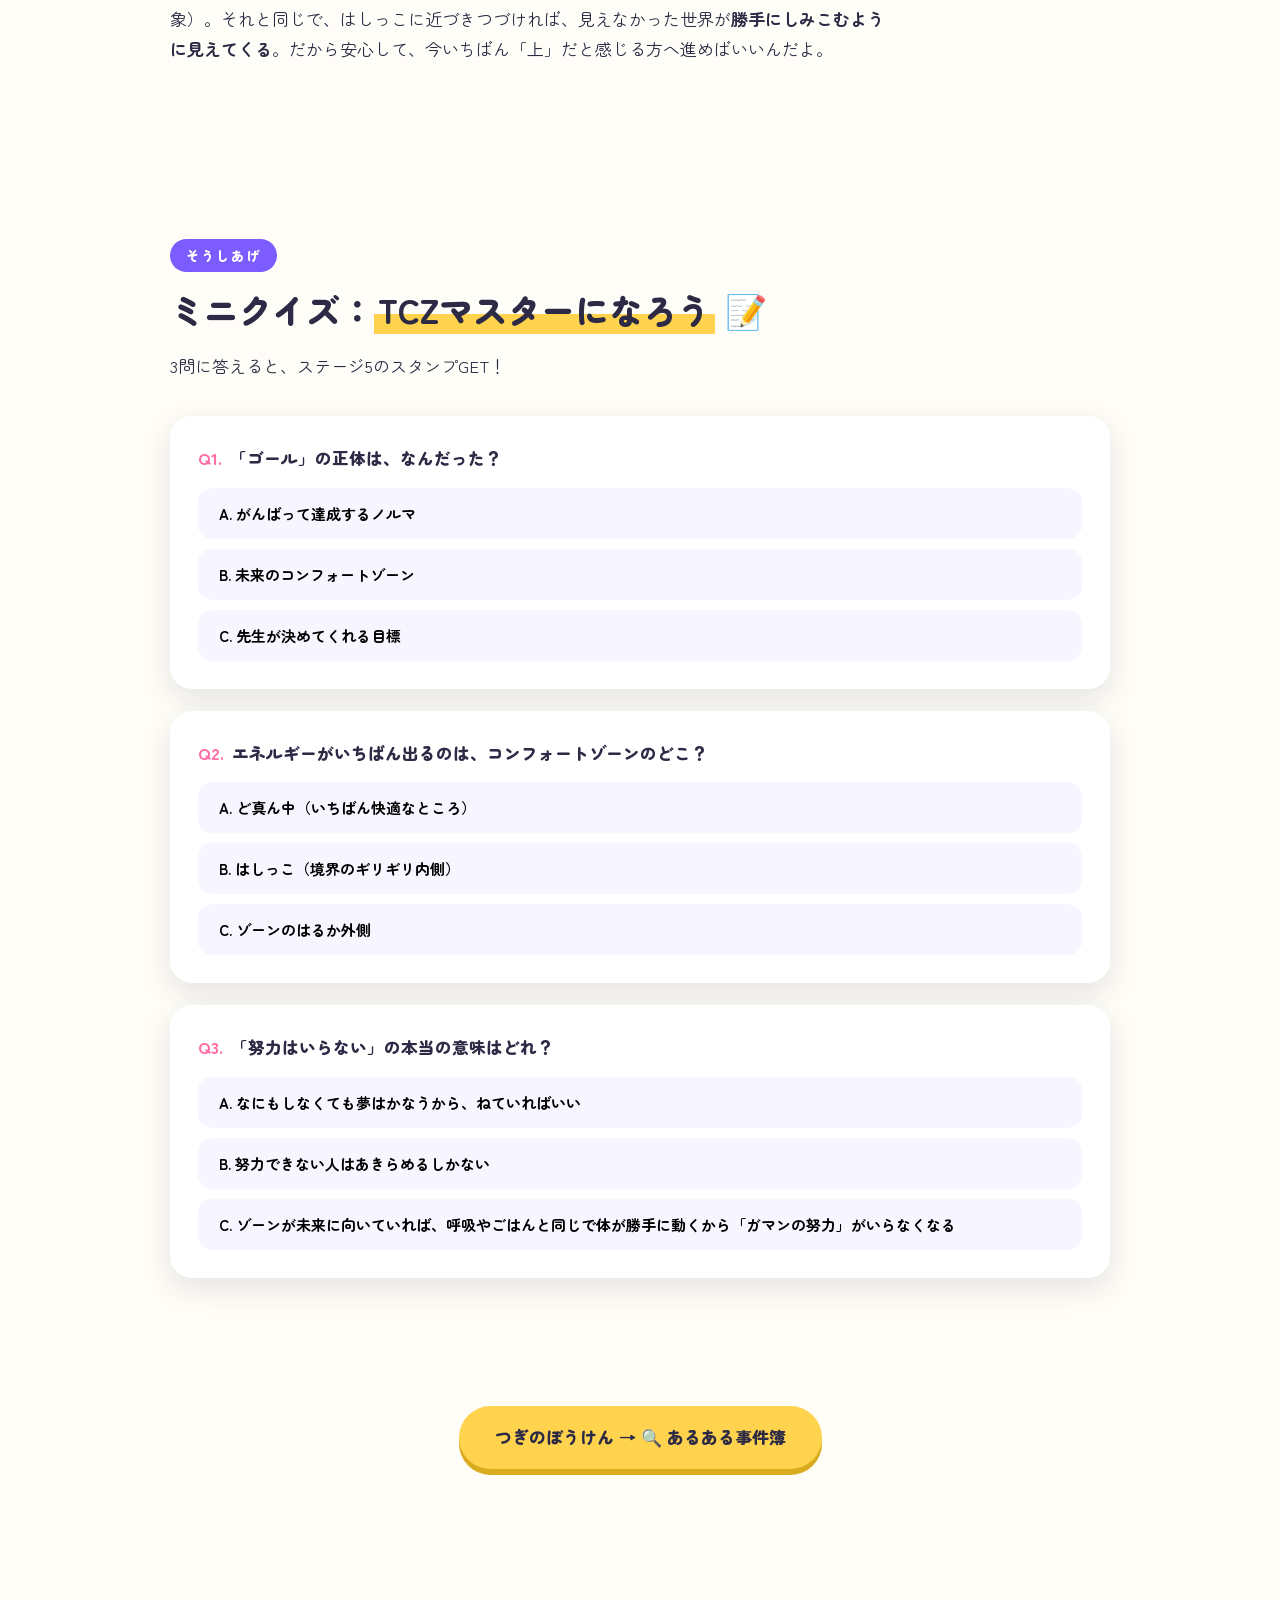
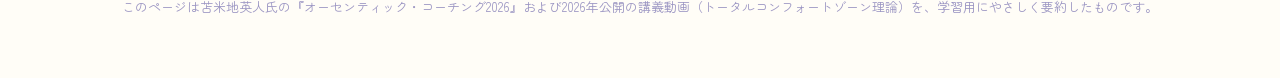
<file: pages/future-cz.html>
<!DOCTYPE html>
<html lang="ja">
<head>
<meta charset="UTF-8">
<meta name="viewport" content="width=device-width, initial-scale=1.0">
<title>みらいのコンフォートゾーン — コーチングぼうけん</title>
<link rel="preconnect" href="https://fonts.googleapis.com">
<link href="https://fonts.googleapis.com/css2?family=Zen+Maru+Gothic:wght@400;700;900&display=swap" rel="stylesheet">
<link rel="stylesheet" href="../assets/style.css">
<style>
  /* ゴール＝未来のCZ 図解 */
  .tcz-diagram {
    display: flex; align-items: center; justify-content: center; gap: 6px;
    flex-wrap: wrap; background: linear-gradient(90deg, #e8f6ff, #fff3f8);
    border-radius: 22px; padding: 30px 16px; margin-top: 22px; text-align: center;
  }
  .tcz-bubble {
    border-radius: 50%; display: flex; flex-direction: column; align-items: center; justify-content: center;
    font-weight: 900; padding: 10px;
  }
  .tcz-bubble.now { width: 130px; height: 130px; background: rgba(77, 213, 153, 0.3); border: 3px dashed var(--green); color: #1d8a5c; font-size: 13px; }
  .tcz-bubble.future { width: 150px; height: 150px; background: rgba(124, 92, 255, 0.18); border: 3px dashed var(--purple); color: var(--purple); font-size: 13px; }
  .tcz-bubble .big { font-size: 34px; }
  .tcz-arrow { font-size: 30px; font-weight: 900; color: var(--pink); animation: arrowSlide 1.4s ease-in-out infinite; }
  @keyframes arrowSlide { 0%, 100% { transform: translateX(0); } 50% { transform: translateX(8px); } }
  .tcz-caption { width: 100%; font-weight: 900; font-size: 14px; color: var(--ink); margin-top: 14px; }

  /* はしっこパワー実験 */
  .temp-stage {
    position: relative; border-radius: 18px; margin: 26px 0 8px; padding: 24px 16px 18px;
    background: linear-gradient(90deg, #cfe9ff 0%, #e9fff3 30%, #e9fff3 70%, #ffe3d6 100%);
    text-align: center; overflow: hidden;
  }
  .temp-zone-label { font-size: 12px; font-weight: 900; color: #1d8a5c; }
  .temp-char { font-size: 64px; transition: transform 0.2s; display: block; }
  .temp-char.buzz { animation: buzz 0.35s infinite; }
  @keyframes buzz { 0%, 100% { transform: rotate(-6deg); } 50% { transform: rotate(6deg); } }
  .temp-read { font-size: 26px; font-weight: 900; margin-top: 4px; }
  input[type="range"] {
    -webkit-appearance: none; appearance: none; width: 100%; height: 14px; border-radius: 7px;
    background: linear-gradient(90deg, #6db9f5, #4dd599 30%, #4dd599 70%, #ff8a5a 100%); outline: none; cursor: pointer;
  }
  input[type="range"]::-webkit-slider-thumb {
    -webkit-appearance: none; appearance: none; width: 34px; height: 34px; border-radius: 50%;
    background: #fff; border: 4px solid var(--purple); box-shadow: 0 4px 10px rgba(0,0,0,0.25); cursor: grab;
  }
  .energy-wrap { background: #eceaf8; border-radius: 999px; height: 26px; overflow: hidden; margin: 16px 0 6px; }
  .energy-bar {
    height: 100%; width: 5%; border-radius: 999px; transition: width 0.25s, background 0.25s;
    background: var(--green);
  }
  .energy-label { font-size: 13px; font-weight: 900; color: #9a94c2; text-align: center; }
  .temp-status { min-height: 70px; margin-top: 14px; font-weight: 900; font-size: 15px; padding: 14px 18px; border-radius: 14px; background: #f7f5ff; transition: background 0.3s; }

  /* 動物vs人間 */
  .power-grid { display: grid; grid-template-columns: 1fr 1fr; gap: 18px; margin-top: 24px; }
  @media (max-width: 640px) { .power-grid { grid-template-columns: 1fr; } }
  .power-col { border-radius: 22px; padding: 26px 22px; }
  .power-col h3 { font-size: 17px; font-weight: 900; margin-bottom: 12px; text-align: center; }
  .power-col p { font-size: 14px; font-weight: 700; }
  .power-col.animal { background: #f0f0e8; color: #6b6b50; }
  .power-col.human { background: linear-gradient(150deg, #f3edff, #e7f4ff); color: #4a3f8f; border: 3px solid var(--purple); }
  .power-col .icon { display: block; text-align: center; font-size: 44px; margin-bottom: 8px; }
</style>
</head>
<body>

<header class="hero-mini">
  <a class="back-link" href="../index.html#map">🗺️ マップにもどる</a>
  <span class="icon">⏰</span>
  <h1>みらいのコンフォートゾーン</h1>
  <p class="sub">オーセンティックコーチング2026の新しいひみつ！</p>
</header>

<section class="reveal">
  <span class="section-label">まなぶ</span>
  <h2>びっくり！ゴールとコンフォートゾーンは<span class="marker">同じもの</span>だった</h2>
  <p class="lead">
    ここまで「ゴール」と「コンフォートゾーン」を別々に学んできたよね。でも2026年の新しい理論で、苫米地さんはこう言ったんだ——<b>「実はこの2つ、同じものなの」</b>。<br>
    どういうこと？ <b>ゴールとは「未来のコンフォートゾーン」</b>のことなんだ。「将来こうなりたい！」は、「未来のぼくが居心地よくいられる場所」ってことだよね。<br>
    今のゾーンと未来のゾーンは、時間をこえてつながった<b>1つの大きなゾーン</b>。これを<b>トータルコンフォートゾーン（TCZ）</b>と呼ぶよ。
  </p>
  <div class="tcz-diagram">
    <div class="tcz-bubble now"><span class="big">🛋️</span>今の<br>コンフォートゾーン</div>
    <div class="tcz-arrow">〰️➡️</div>
    <div class="tcz-bubble future"><span class="big">🏆</span>未来の<br>コンフォートゾーン<br>＝ゴール！</div>
    <div class="tcz-caption">⏰ 2つあわせて「トータルコンフォートゾーン（TCZ）」。未来のゾーンをリアルに感じるほど、今のゾーンが勝手にそっちへ動きだす！</div>
  </div>
</section>

<section class="reveal">
  <span class="section-label">あそぶ</span>
  <h2>たいけん：<span class="marker">はしっこパワー</span>のひみつ 🌡️</h2>
  <p class="lead">
    コンフォートゾーンには、もうひとつ大発見がある。<b>エネルギーが出るのは、ゾーンの「ど真ん中」じゃなくて「はしっこ」</b>なんだ！<br>
    部屋の温度で実験してみよう。きみの快適ゾーンは<b>23℃〜28℃</b>。スライダーで温度を変えて、エネルギーメーターを見てみて！
  </p>

  <div class="lab">
    <div class="lab-title"><span class="badge">実験</span>何度のとき、きみは動きだす？</div>
    <div class="temp-stage">
      <div class="temp-zone-label">🛋️ 快適ゾーン：23℃〜28℃</div>
      <span class="temp-char" id="tempChar">😪</span>
      <div class="temp-read" id="tempRead">25℃</div>
    </div>
    <input type="range" id="tempSlider" min="16" max="34" step="1" value="25">
    <div class="energy-wrap"><div class="energy-bar" id="energyBar"></div></div>
    <div class="energy-label">⚡ エネルギーメーター</div>
    <div class="temp-status" id="tempStatus">😪 ど真ん中。快適すぎて、なーんにもおきない…。これがゾーンの真ん中の正体！</div>
    <div class="result-msg good" id="tempLesson">
      💡 わかったかな？ <b>ど真ん中＝エネルギーゼロ。はしっこ＝エネルギー全開！</b><br>
      だからコーチングの作戦はこれ：<b>「上のはしっこ」のギリギリ内側に、自分のゾーンを置きつづける</b>こと。はしっこパワーで、未来がどんどんできあがっていくんだ！
    </div>
  </div>
</section>

<section class="reveal">
  <span class="section-label">まなぶ</span>
  <h2>人間だけの<span class="marker">スーパーパワー</span> 🦸</h2>
  <p class="lead">
    ホメオスタシス（元にもどす力）は、ぜんぶの生き物が持ってる。でも人間には、人間にしかできないことがあるんだ。
  </p>
  <div class="power-grid">
    <div class="power-col animal">
      <span class="icon">🐦</span>
      <h3>動物のホメオスタシス</h3>
      <p>「体温が上がった→汗をかいてもどす」「寒くなりそう→巣をつくる」。<b>「いつもの状態にもどる」</b>のがとくい。ちょっと先の未来までは考えられる。</p>
    </div>
    <div class="power-col human">
      <span class="icon">🦸</span>
      <h3>人間のホメオスタシス</h3>
      <p>脳（前頭前野）が進化したおかげで、<b>「未来のコンフォートゾーンを自分で選べる」</b>！ 選んだ未来をリアルに感じれば、ホメオスタシスが「もどる力」じゃなく<b>「未来へ進む力」</b>になる。これが人類のスーパーパワー！</p>
    </div>
  </div>
  <div class="result-msg info show" style="margin-top:22px;">
    🍚 だから<b>「努力はいらない」</b>。スポーツ選手の毎朝のトレーニングは、本人にとって呼吸やごはんと同じ「あたりまえ」。ゾーンが未来に向いていれば、体が勝手に動くんだ。「がんばってるのにつらい…」は、ゾーンの向きがちがうサインだよ。
  </div>
</section>

<section class="reveal">
  <span class="section-label">まなぶ</span>
  <h2>なぞとき：<span class="marker">「見えないのに、どうやってゴールを決めるの？」</span></h2>
  <p class="lead">
    するどい人は気づいたかも。「現状の外はスコトーマで見えないんでしょ？ じゃあどうやって現状の外にゴールを決めるの？」——いい質問！<br>
    答えはこう：現状と現状の外は、本当は<b>つながった1つのゾーン</b>。だから「まったく見えない」んじゃなくて<b>「見づらい」だけ</b>なんだ。<br>
    コップの水にタオルのはしをつけると、水が勝手にタオルをのぼっていくよね（毛細管現象）。それと同じで、はしっこに近づきつづければ、見えなかった世界が<b>勝手にしみこむように見えてくる</b>。だから安心して、今いちばん「上」だと感じる方へ進めばいいんだよ。
  </p>
</section>

<section class="reveal">
  <span class="section-label">そうしあげ</span>
  <h2>ミニクイズ：<span class="marker">TCZマスターになろう</span> 📝</h2>
  <p class="lead">3問に答えると、ステージ5のスタンプGET！</p>

  <div class="quiz-q">
    <h3><span class="qnum">Q1.</span>「ゴール」の正体は、なんだった？</h3>
    <div class="quiz-opts">
      <button class="quiz-opt" onclick="quizAnswer(this, false)">A. がんばって達成するノルマ</button>
      <button class="quiz-opt" onclick="quizAnswer(this, true)">B. 未来のコンフォートゾーン</button>
      <button class="quiz-opt" onclick="quizAnswer(this, false)">C. 先生が決めてくれる目標</button>
    </div>
    <div class="quiz-fb"></div>
  </div>

  <div class="quiz-q">
    <h3><span class="qnum">Q2.</span>エネルギーがいちばん出るのは、コンフォートゾーンのどこ？</h3>
    <div class="quiz-opts">
      <button class="quiz-opt" onclick="quizAnswer(this, false)">A. ど真ん中（いちばん快適なところ）</button>
      <button class="quiz-opt" onclick="quizAnswer(this, true)">B. はしっこ（境界のギリギリ内側）</button>
      <button class="quiz-opt" onclick="quizAnswer(this, false)">C. ゾーンのはるか外側</button>
    </div>
    <div class="quiz-fb"></div>
  </div>

  <div class="quiz-q">
    <h3><span class="qnum">Q3.</span>「努力はいらない」の本当の意味はどれ？</h3>
    <div class="quiz-opts">
      <button class="quiz-opt" onclick="quizAnswer(this, false)">A. なにもしなくても夢はかなうから、ねていればいい</button>
      <button class="quiz-opt" onclick="quizAnswer(this, false)">B. 努力できない人はあきらめるしかない</button>
      <button class="quiz-opt" onclick="quizAnswer(this, true)">C. ゾーンが未来に向いていれば、呼吸やごはんと同じで体が勝手に動くから「ガマンの努力」がいらなくなる</button>
    </div>
    <div class="quiz-fb"></div>
  </div>

  <div class="stamp-banner" id="stampBanner">
    <span class="big">⏰</span>
    スタンプGET！「TCZマスター」バッジを手に入れた！<br>
    <a href="../index.html#map">🗺️ マップにもどって、ぜんぶ集まったか確認しよう！</a>
  </div>
</section>

<div class="next-nav">
  <a class="btn yellow" href="case-files.html">つぎのぼうけん → 🔍 あるある事件簿</a>
</div>

<footer>
  このページは苫米地英人氏の『オーセンティック・コーチング2026』および2026年公開の講義動画（トータルコンフォートゾーン理論）を、学習用にやさしく要約したものです。
</footer>

<script src="../assets/common.js"></script>
<script>
  /* ===== はしっこパワー実験 ===== */
  const ZONE_MIN = 23, ZONE_MAX = 28;
  const tempSlider = document.getElementById('tempSlider');
  const tempChar = document.getElementById('tempChar');
  const tempStatus = document.getElementById('tempStatus');
  const energyBar = document.getElementById('energyBar');
  let edgeSeen = false, centerSeen = false;

  tempSlider.addEventListener('input', updateTemp);

  function updateTemp() {
    const t = Number(tempSlider.value);
    document.getElementById('tempRead').textContent = t + '℃';
    tempChar.classList.remove('buzz');

    if (t < ZONE_MIN) {
      tempChar.textContent = '🥶';
      tempChar.classList.add('buzz');
      energyBar.style.width = '100%';
      energyBar.style.background = 'var(--red)';
      tempStatus.innerHTML = '🥶 <b>ゾーンの外！</b> ホメオスタシスが全力で「もどれー！」。ふるえて熱を作って、必死に引きもどそうとしてる。外に出すぎると生き物はもたないんだ。';
      tempStatus.style.background = '#e3f0ff';
    } else if (t > ZONE_MAX) {
      tempChar.textContent = '🥵';
      tempChar.classList.add('buzz');
      energyBar.style.width = '100%';
      energyBar.style.background = 'var(--red)';
      tempStatus.innerHTML = '🥵 <b>ゾーンの外！</b> あせが止まらない！ ホメオスタシスが全力で体温を引き下げようとしてる。はしっこを通りこしちゃうと、もどす力に飲みこまれるよ。';
      tempStatus.style.background = '#ffe7e7';
    } else if (t <= ZONE_MIN + 1 || t >= ZONE_MAX - 1) {
      tempChar.textContent = '⚡';
      energyBar.style.width = '80%';
      energyBar.style.background = 'var(--yellow)';
      tempStatus.innerHTML = '⚡ <b>はしっこに来た！</b> 「ちょっと' + (t <= ZONE_MIN + 1 ? '寒いかも→上着を着よう！' : '暑いかも→まどを開けよう！') + '」——急に体が動きだした！ <b>境界のギリギリでこそ、エネルギーが生まれる</b>んだ！';
      tempStatus.style.background = '#fff6dc';
      if (!edgeSeen) { edgeSeen = true; confetti(20); checkLesson(); }
    } else {
      tempChar.textContent = '😪';
      energyBar.style.width = '5%';
      energyBar.style.background = 'var(--green)';
      tempStatus.innerHTML = '😪 ど真ん中。快適すぎて、なーんにもおきない…。これがゾーンの真ん中の正体！';
      tempStatus.style.background = '#f7f5ff';
      if (!centerSeen) { centerSeen = true; checkLesson(); }
    }
  }

  function checkLesson() {
    if (edgeSeen && centerSeen) document.getElementById('tempLesson').classList.add('show');
  }
  updateTemp();

  /* ===== クイズ ===== */
  const QUIZ_TOTAL = 3;
  let quizAnswered = 0;
  function quizAnswer(btn, isCorrect) {
    const q = btn.closest('.quiz-q');
    if (q.dataset.done) return;
    q.dataset.done = '1';
    quizAnswered++;
    const fb = q.querySelector('.quiz-fb');
    q.querySelectorAll('.quiz-opt').forEach(function (b) { b.disabled = true; });
    if (isCorrect) {
      btn.classList.add('correct');
      fb.textContent = '⭕ せいかい！';
      fb.style.color = '#1d8a5c';
      confetti(15);
    } else {
      btn.classList.add('wrong');
      q.querySelectorAll('.quiz-opt').forEach(function (b) {
        if (b.getAttribute('onclick').includes('true')) b.classList.add('correct');
      });
      fb.textContent = '❌ ざんねん！ 緑のが正解だよ。';
      fb.style.color = '#c0392b';
    }
    fb.classList.add('show');
    if (quizAnswered === QUIZ_TOTAL) {
      awardStamp('future');
      document.getElementById('stampBanner').classList.add('show');
      confetti(80);
    }
  }
</script>
</body>
</html>
</file>
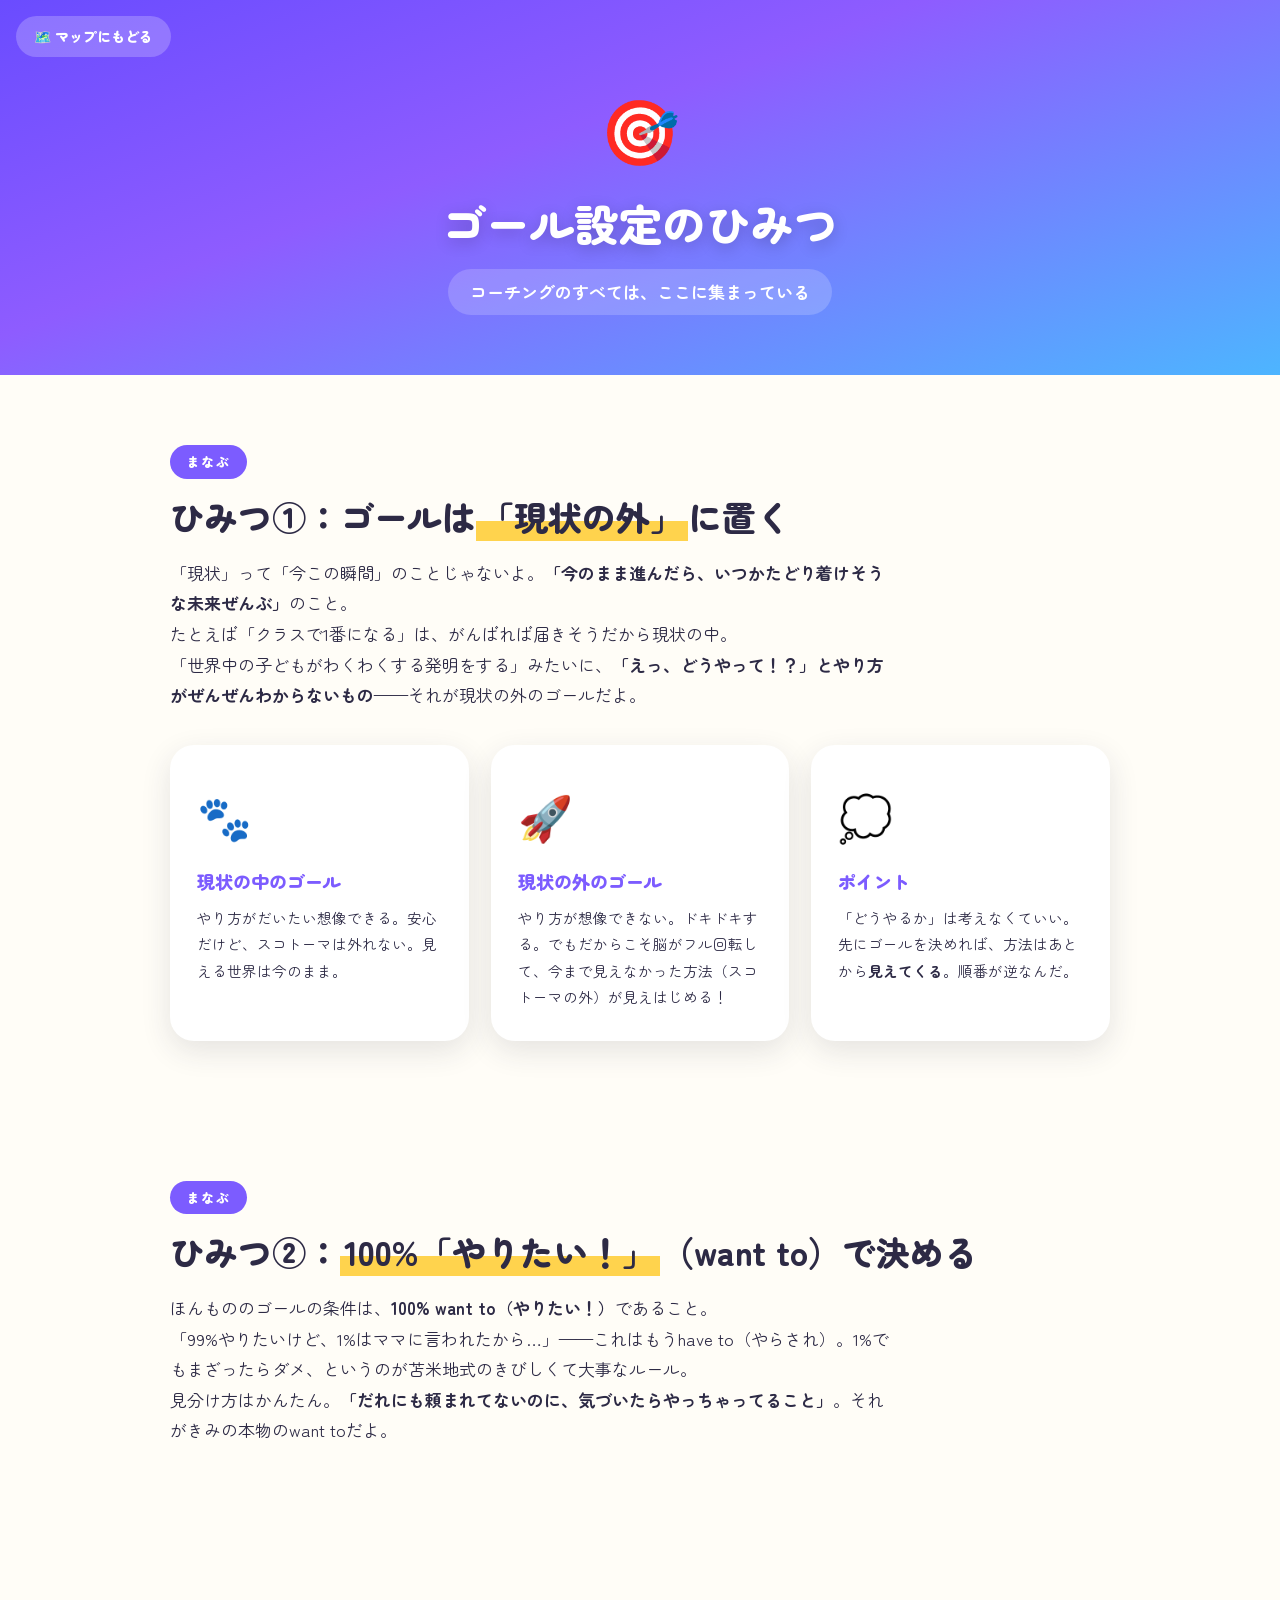
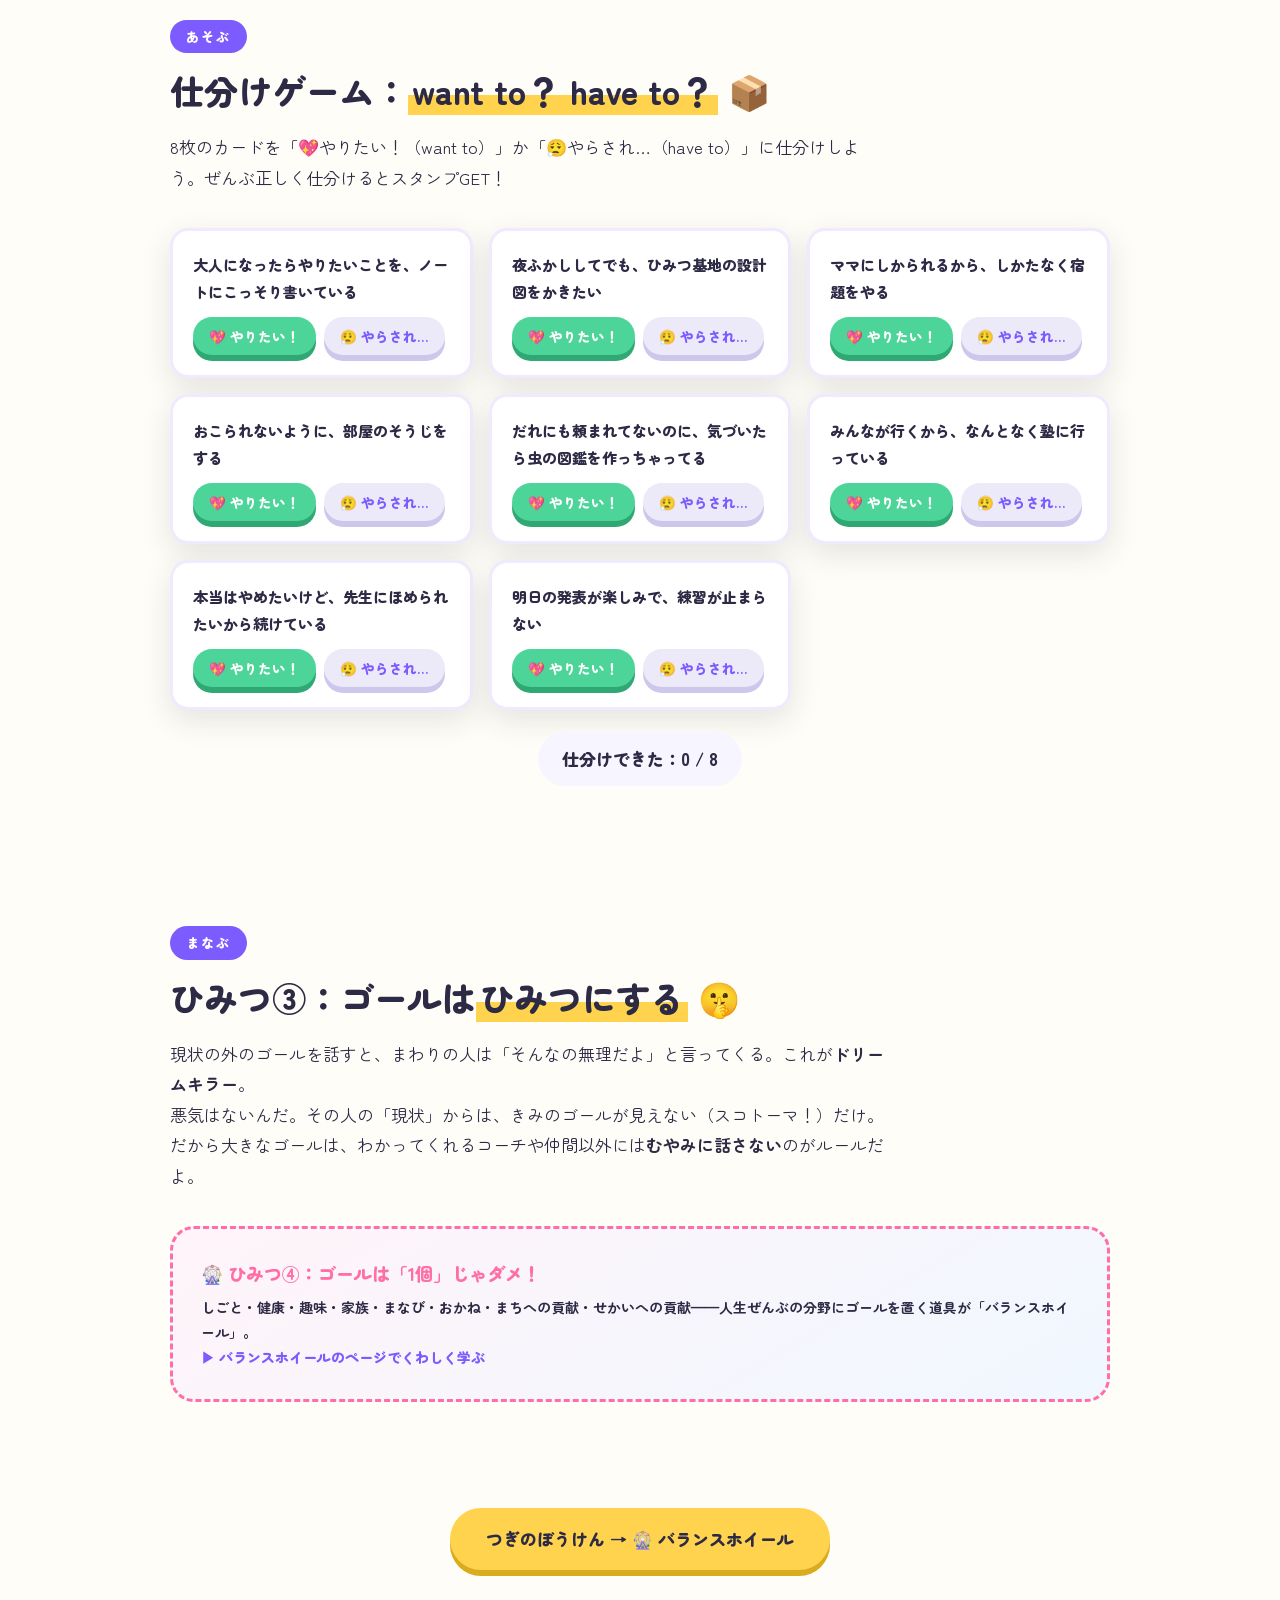
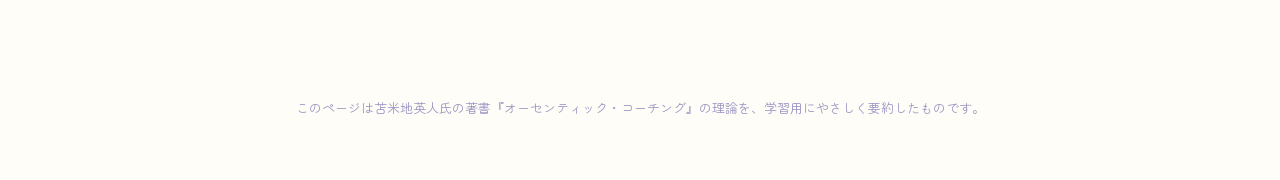
<file: pages/goal.html>
<!DOCTYPE html>
<html lang="ja">
<head>
<meta charset="UTF-8">
<meta name="viewport" content="width=device-width, initial-scale=1.0">
<title>ゴール設定のひみつ — コーチングぼうけん</title>
<link rel="preconnect" href="https://fonts.googleapis.com">
<link href="https://fonts.googleapis.com/css2?family=Zen+Maru+Gothic:wght@400;700;900&display=swap" rel="stylesheet">
<link rel="stylesheet" href="../assets/style.css">
<style>
  .sort-grid { display: grid; grid-template-columns: repeat(auto-fit, minmax(270px, 1fr)); gap: 16px; margin-top: 24px; }
  .sort-card {
    background: var(--card); border-radius: 18px; padding: 20px;
    box-shadow: var(--shadow); border: 3px solid #efeafd; transition: border-color 0.3s, transform 0.2s;
  }
  .sort-card .sentence { font-size: 15px; font-weight: 900; margin-bottom: 12px; min-height: 54px; }
  .sort-card .sort-btns { display: flex; gap: 8px; flex-wrap: wrap; }
  .sort-card .sort-btns .btn { font-size: 13.5px; padding: 9px 16px; margin: 0; }
  .sort-card.right { border-color: var(--green); background: #f3fcf8; }
  .sort-card.right .sentence::after { content: ' ✔'; color: var(--green); }
  .sort-card .hint { display: none; margin-top: 10px; font-size: 12.5px; font-weight: 700; color: #c0392b; background: #ffe7e7; border-radius: 10px; padding: 8px 12px; }
  .sort-card .hint.show { display: block; animation: shake 0.4s; }
  .score-board {
    text-align: center; font-size: 17px; font-weight: 900;
    background: #f7f5ff; border-radius: 999px; padding: 12px 24px;
    display: inline-block; margin-top: 22px;
  }
  .wheel-link-card {
    display: block; text-decoration: none; color: inherit;
    background: linear-gradient(150deg, #fff4f9, #f0f7ff);
    border: 3px dashed var(--pink); border-radius: 24px; padding: 28px;
    margin-top: 26px; transition: transform 0.2s, box-shadow 0.2s;
  }
  .wheel-link-card:hover { transform: translateY(-6px); box-shadow: var(--shadow); }
  .wheel-link-card h3 { font-size: 18px; font-weight: 900; color: var(--pink); margin-bottom: 6px; }
  .wheel-link-card p { font-size: 14px; font-weight: 700; }
  .wheel-link-card .go { color: var(--purple); font-weight: 900; font-size: 14px; }
</style>
</head>
<body>

<header class="hero-mini">
  <a class="back-link" href="../index.html#map">🗺️ マップにもどる</a>
  <span class="icon">🎯</span>
  <h1>ゴール設定のひみつ</h1>
  <p class="sub">コーチングのすべては、ここに集まっている</p>
</header>

<section class="reveal">
  <span class="section-label">まなぶ</span>
  <h2>ひみつ①：ゴールは<span class="marker">「現状の外」</span>に置く</h2>
  <p class="lead">
    「現状」って「今この瞬間」のことじゃないよ。<b>「今のまま進んだら、いつかたどり着けそうな未来ぜんぶ」</b>のこと。<br>
    たとえば「クラスで1番になる」は、がんばれば届きそうだから現状の中。<br>
    「世界中の子どもがわくわくする発明をする」みたいに、<b>「えっ、どうやって！？」とやり方がぜんぜんわからないもの</b>——それが現状の外のゴールだよ。
  </p>
  <div class="points">
    <div class="point-card">
      <span class="icon">🐾</span>
      <h3>現状の中のゴール</h3>
      <p>やり方がだいたい想像できる。安心だけど、スコトーマは外れない。見える世界は今のまま。</p>
    </div>
    <div class="point-card">
      <span class="icon">🚀</span>
      <h3>現状の外のゴール</h3>
      <p>やり方が想像できない。ドキドキする。でもだからこそ脳がフル回転して、今まで見えなかった方法（スコトーマの外）が見えはじめる！</p>
    </div>
    <div class="point-card">
      <span class="icon">💭</span>
      <h3>ポイント</h3>
      <p>「どうやるか」は考えなくていい。先にゴールを決めれば、方法はあとから<b>見えてくる</b>。順番が逆なんだ。</p>
    </div>
  </div>
</section>

<section class="reveal">
  <span class="section-label">まなぶ</span>
  <h2>ひみつ②：<span class="marker">100%「やりたい！」</span>（want to）で決める</h2>
  <p class="lead">
    ほんもののゴールの条件は、<b>100% want to（やりたい！）</b>であること。<br>
    「99%やりたいけど、1%はママに言われたから…」——これはもうhave to（やらされ）。1%でもまざったらダメ、というのが苫米地式のきびしくて大事なルール。<br>
    見分け方はかんたん。<b>「だれにも頼まれてないのに、気づいたらやっちゃってること」</b>。それがきみの本物のwant toだよ。
  </p>
</section>

<section class="reveal">
  <span class="section-label">あそぶ</span>
  <h2>仕分けゲーム：<span class="marker">want to？ have to？</span> 📦</h2>
  <p class="lead">8枚のカードを「💖やりたい！（want to）」か「😮‍💨やらされ…（have to）」に仕分けしよう。ぜんぶ正しく仕分けるとスタンプGET！</p>

  <div class="sort-grid" id="sortGrid"></div>
  <div style="text-align:center;"><span class="score-board" id="scoreBoard">仕分けできた：0 / 8</span></div>

  <div class="stamp-banner" id="stampBanner">
    <span class="big">🎯</span>
    スタンプGET！「ゴールハンター」バッジを手に入れた！<br>
    <a href="../index.html#map">🗺️ マップで確認する</a>
  </div>
</section>

<section class="reveal">
  <span class="section-label">まなぶ</span>
  <h2>ひみつ③：ゴールは<span class="marker">ひみつにする</span> 🤫</h2>
  <p class="lead">
    現状の外のゴールを話すと、まわりの人は「そんなの無理だよ」と言ってくる。これが<b>ドリームキラー</b>。<br>
    悪気はないんだ。その人の「現状」からは、きみのゴールが見えない（スコトーマ！）だけ。<br>
    だから大きなゴールは、わかってくれるコーチや仲間以外には<b>むやみに話さない</b>のがルールだよ。
  </p>

  <a class="wheel-link-card" href="balance-wheel.html">
    <h3>🎡 ひみつ④：ゴールは「1個」じゃダメ！</h3>
    <p>しごと・健康・趣味・家族・まなび・おかね・まちへの貢献・せかいへの貢献——人生ぜんぶの分野にゴールを置く道具が「バランスホイール」。</p>
    <p class="go">▶ バランスホイールのページでくわしく学ぶ</p>
  </a>
</section>

<div class="next-nav">
  <a class="btn yellow" href="balance-wheel.html">つぎのぼうけん → 🎡 バランスホイール</a>
</div>

<footer>
  このページは苫米地英人氏の著書『オーセンティック・コーチング』の理論を、学習用にやさしく要約したものです。
</footer>

<script src="../assets/common.js"></script>
<script>
  const SORT_CARDS = [
    { text: 'だれにも頼まれてないのに、気づいたら虫の図鑑を作っちゃってる', isWant: true,
      hint: 'これぞwant to！「気づいたらやっちゃう」が合言葉。' },
    { text: 'ママにしかられるから、しかたなく宿題をやる', isWant: false,
      hint: '「しかたなく」はhave toのサイン！' },
    { text: '夜ふかししてでも、ひみつ基地の設計図をかきたい', isWant: true,
      hint: '止められてもやりたいこと＝want to！' },
    { text: 'みんなが行くから、なんとなく塾に行っている', isWant: false,
      hint: '「みんなが行くから」は自分のwant toじゃないよ。' },
    { text: '明日の発表が楽しみで、練習が止まらない', isWant: true,
      hint: '楽しみで止まらない！ 完全にwant to。' },
    { text: 'おこられないように、部屋のそうじをする', isWant: false,
      hint: '「おこられないように」はhave to。同じそうじでも理由がちがう！' },
    { text: '大人になったらやりたいことを、ノートにこっそり書いている', isWant: true,
      hint: 'こっそりでもやっちゃう＝本物のwant to！' },
    { text: '本当はやめたいけど、先生にほめられたいから続けている', isWant: false,
      hint: '「本当はやめたい」が答え。ほめられるためだけならhave to。' }
  ];

  const grid = document.getElementById('sortGrid');
  let sortedCount = 0;

  /* カードの順番をシャッフルして表示 */
  const order = SORT_CARDS.map(function (_, i) { return i; });
  for (let i = order.length - 1; i > 0; i--) {
    const j = Math.floor(Math.random() * (i + 1));
    [order[i], order[j]] = [order[j], order[i]];
  }
  order.forEach(function (idx) {
    const c = SORT_CARDS[idx];
    const card = document.createElement('div');
    card.className = 'sort-card';
    card.innerHTML =
      '<div class="sentence">' + c.text + '</div>' +
      '<div class="sort-btns">' +
      '<button class="btn green" onclick="sortAnswer(' + idx + ', true, this)">💖 やりたい！</button>' +
      '<button class="btn ghost" onclick="sortAnswer(' + idx + ', false, this)">😮‍💨 やらされ…</button>' +
      '</div><div class="hint"></div>';
    grid.appendChild(card);
  });

  function sortAnswer(idx, answer, btn) {
    const card = btn.closest('.sort-card');
    if (card.classList.contains('right')) return;
    const c = SORT_CARDS[idx];
    const hint = card.querySelector('.hint');
    if (answer === c.isWant) {
      card.classList.add('right');
      hint.classList.remove('show');
      card.querySelectorAll('.btn').forEach(function (b) { b.disabled = true; b.style.opacity = 0.45; });
      btn.style.opacity = 1;
      sortedCount++;
      document.getElementById('scoreBoard').textContent = '仕分けできた：' + sortedCount + ' / ' + SORT_CARDS.length;
      confetti(12);
      if (sortedCount === SORT_CARDS.length) {
        awardStamp('goal');
        document.getElementById('stampBanner').classList.add('show');
        confetti(80);
      }
    } else {
      hint.textContent = '🤔 おしい！ ヒント：' + c.hint;
      hint.classList.add('show');
    }
  }
</script>
</body>
</html>
</file>
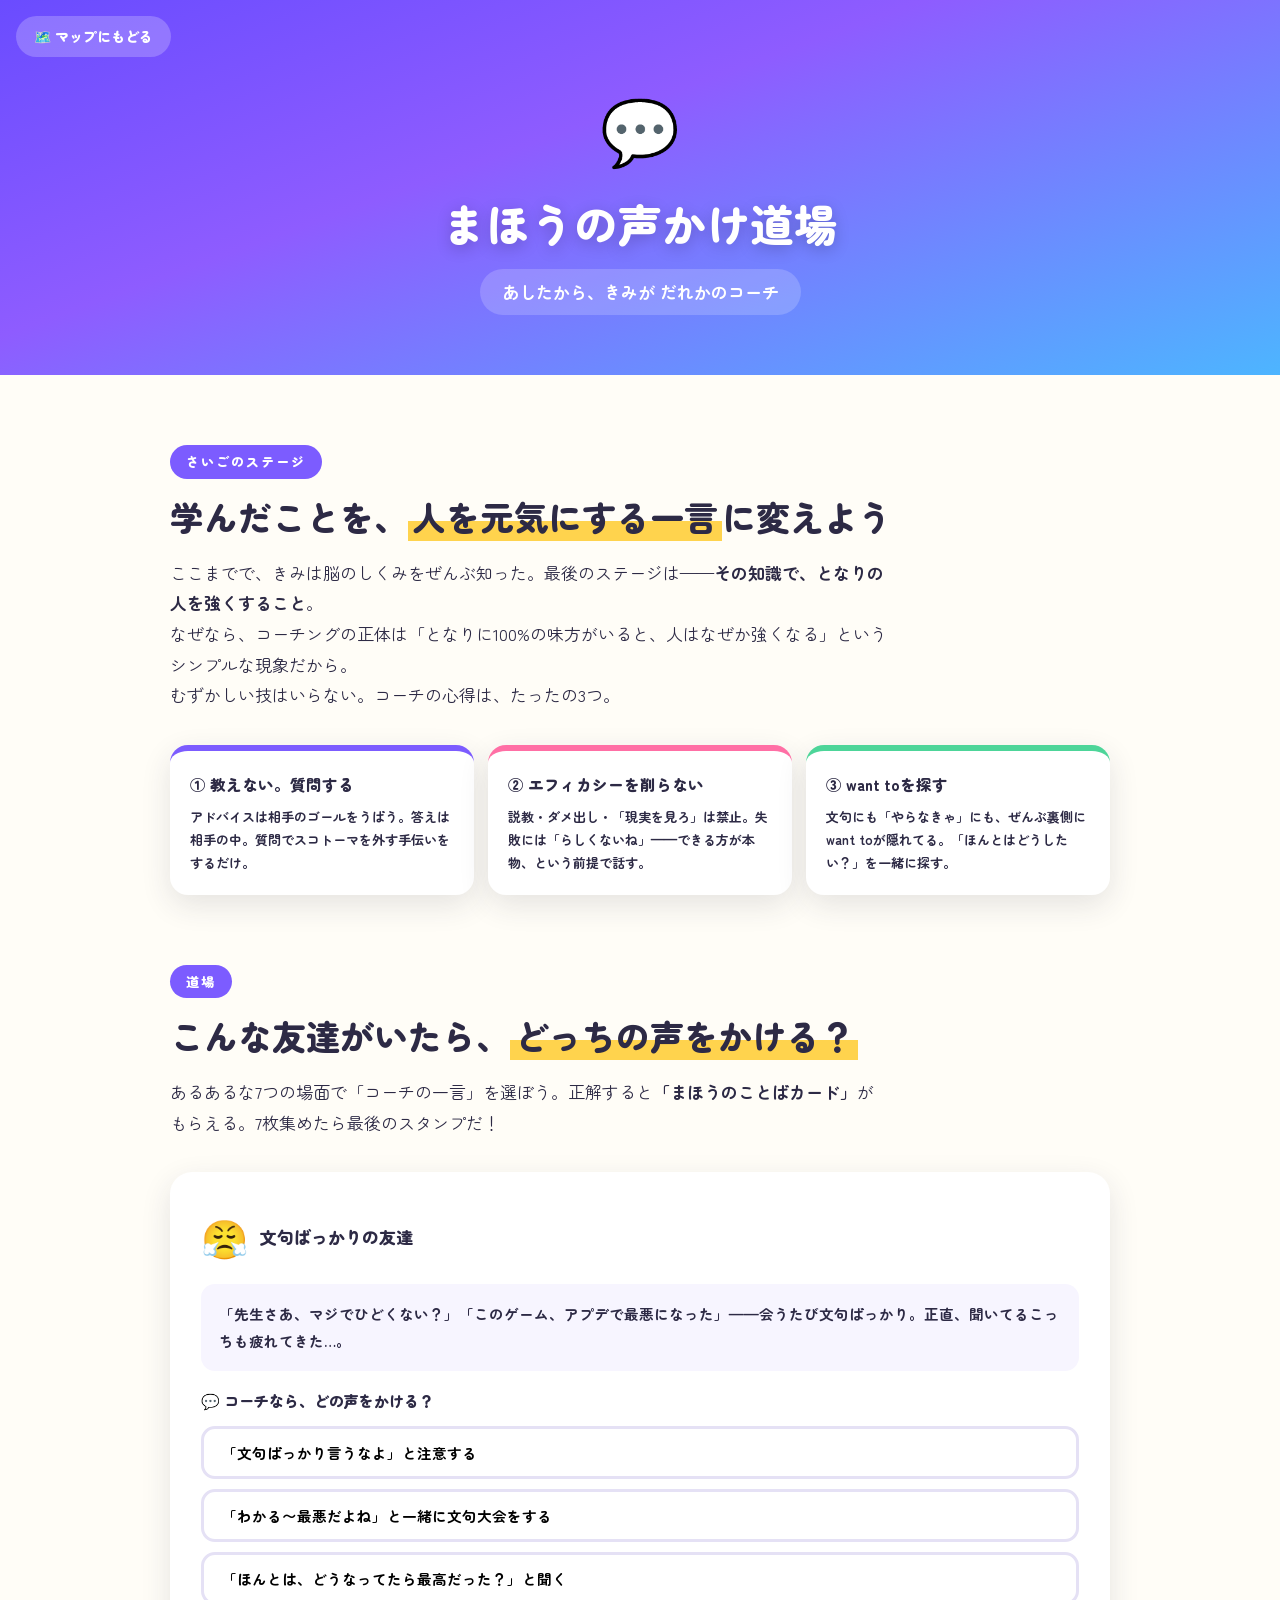
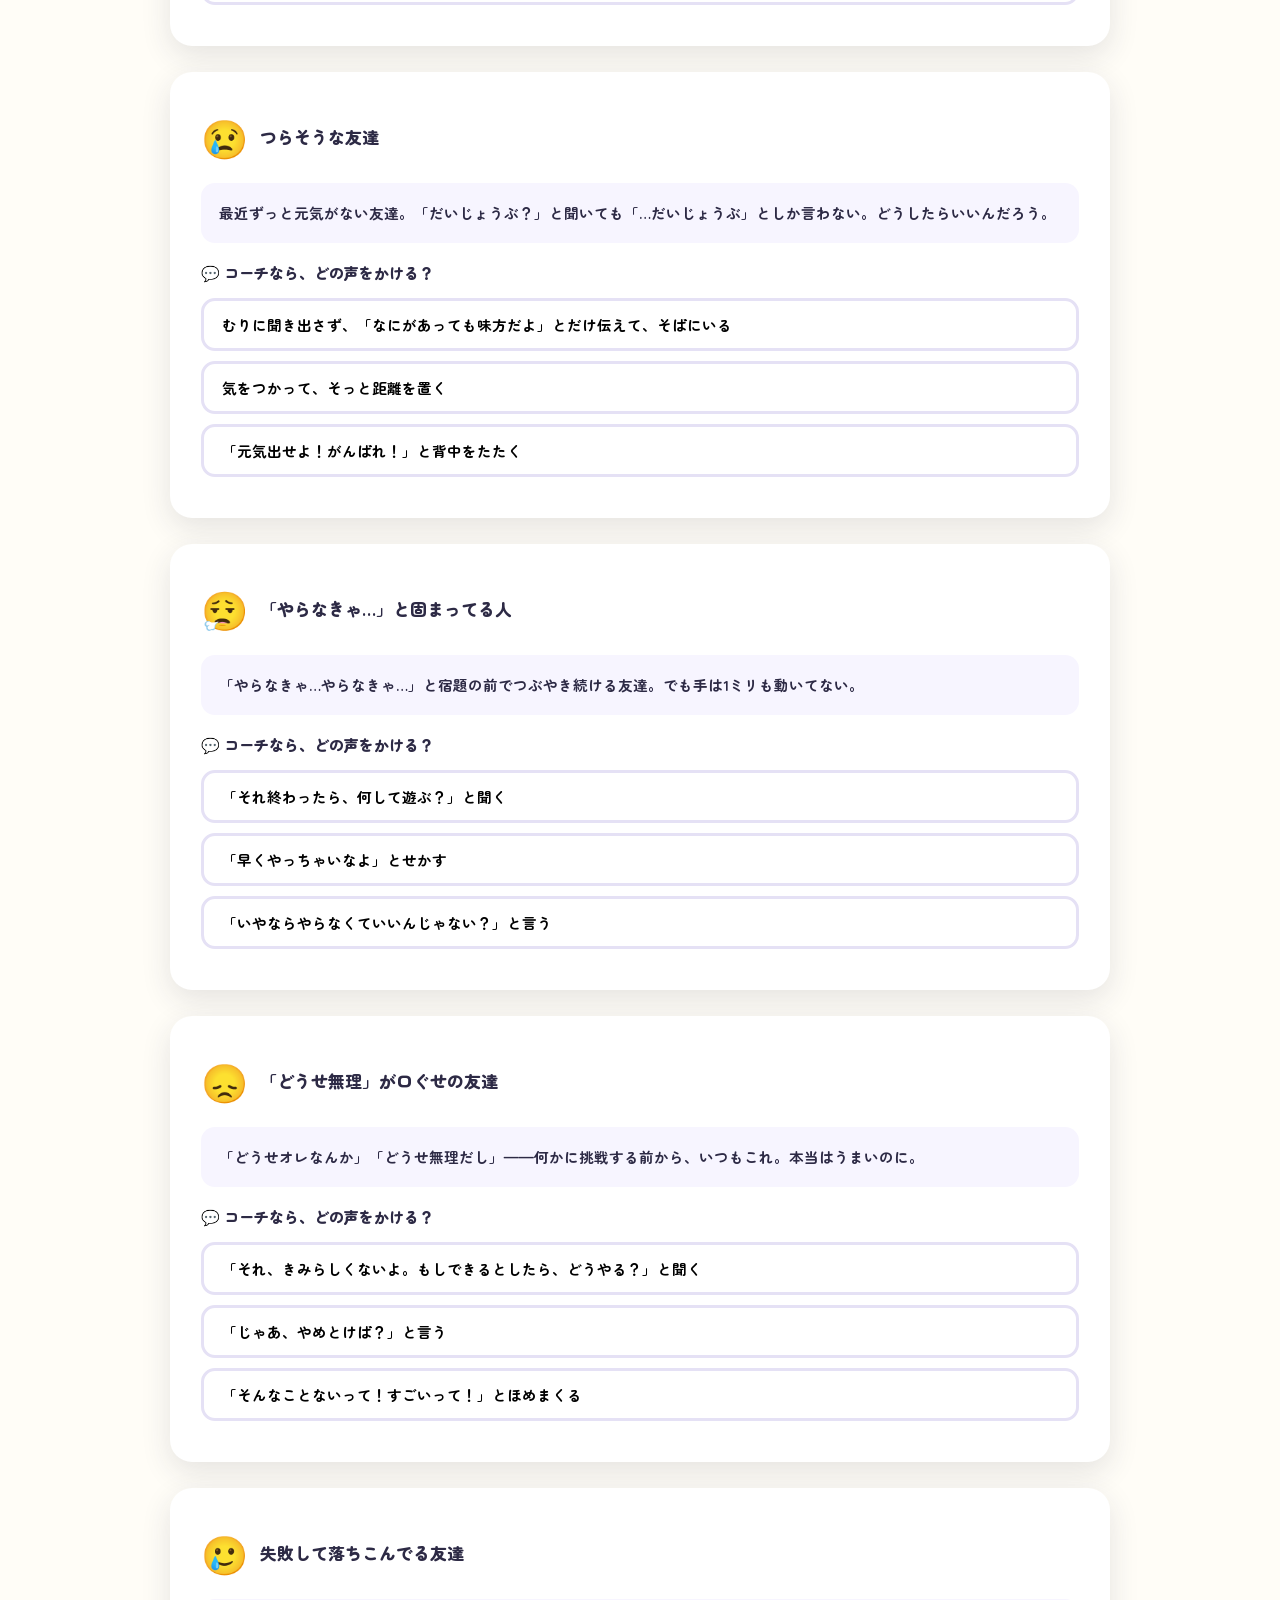
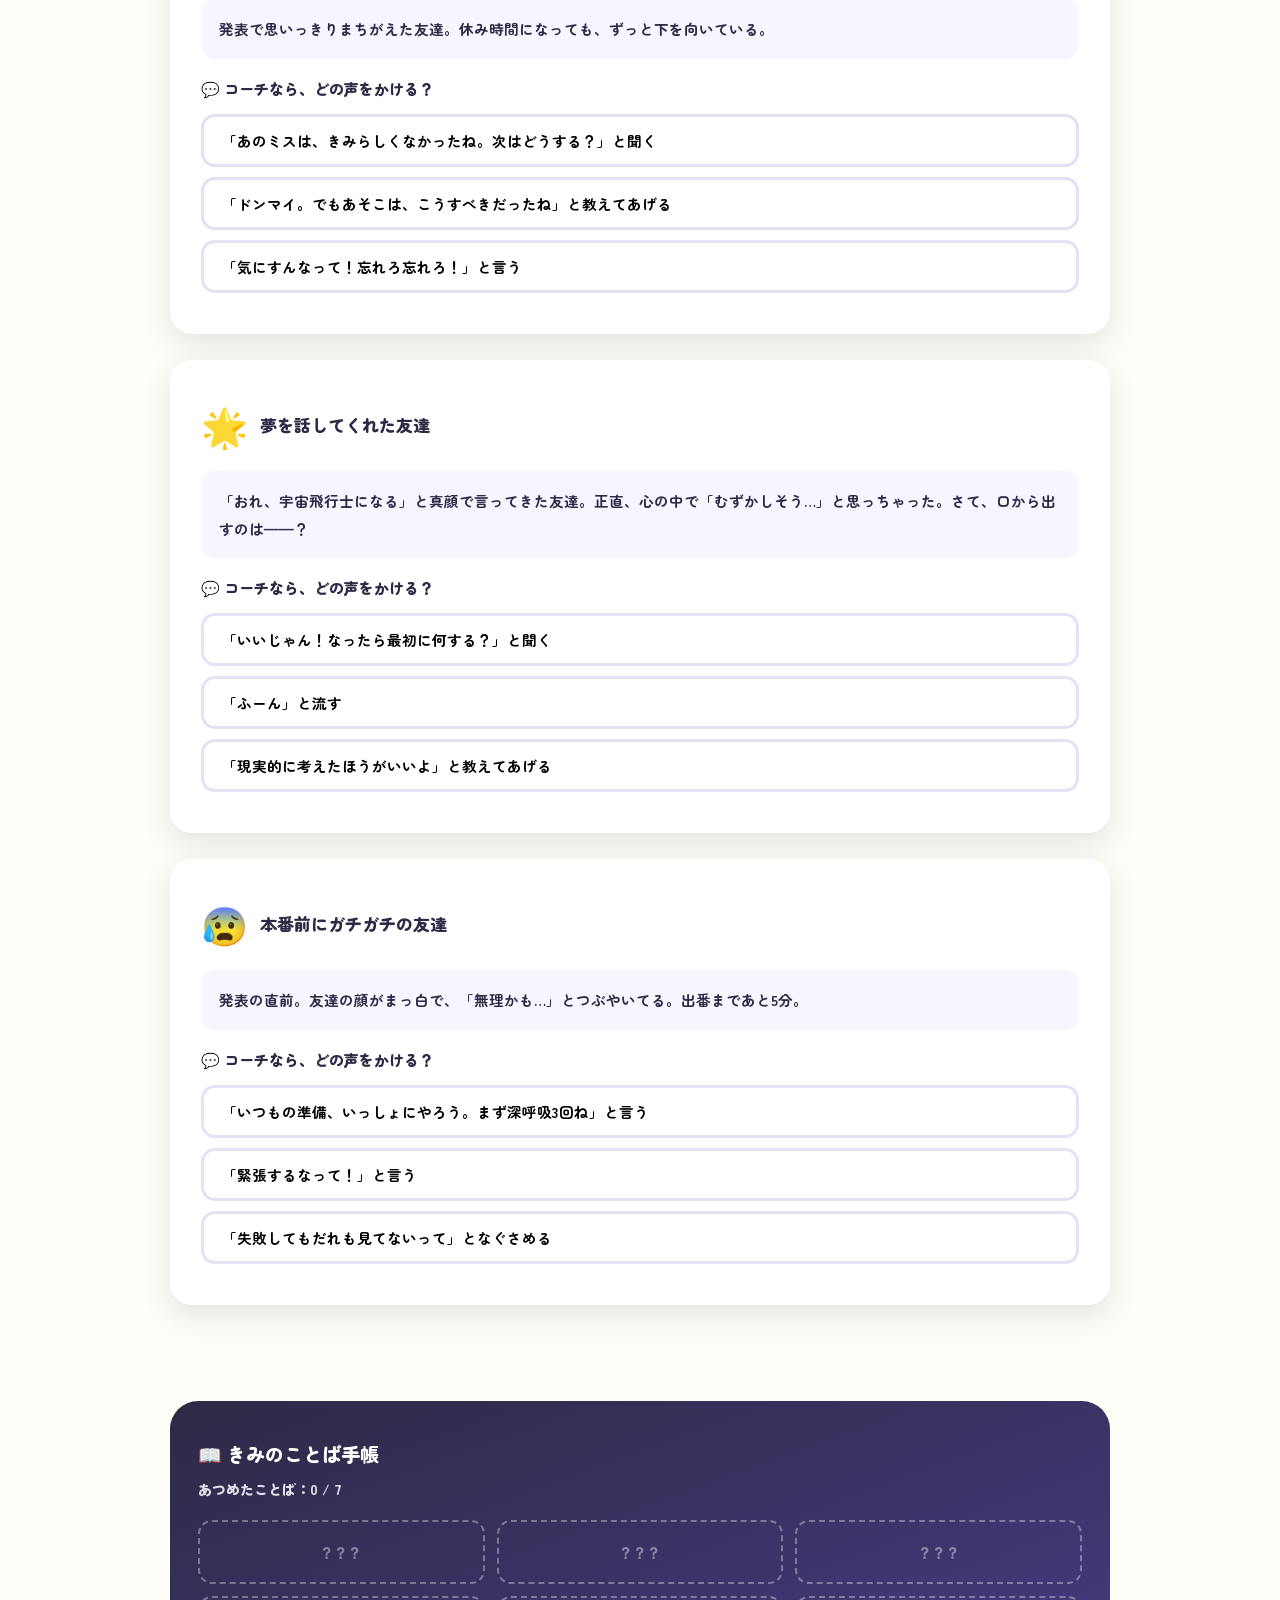
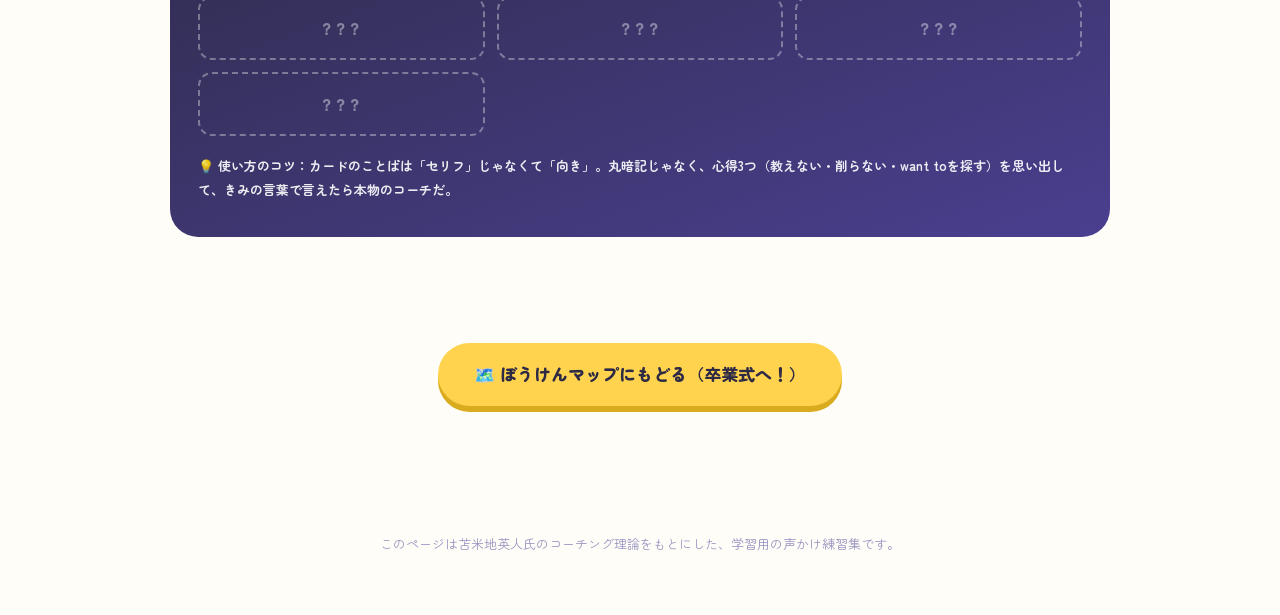
<file: pages/voice.html>
<!DOCTYPE html>
<html lang="ja">
<head>
<meta charset="UTF-8">
<meta name="viewport" content="width=device-width, initial-scale=1.0">
<title>まほうの声かけ道場 — コーチングぼうけん</title>
<link rel="preconnect" href="https://fonts.googleapis.com">
<link href="https://fonts.googleapis.com/css2?family=Zen+Maru+Gothic:wght@400;700;900&display=swap" rel="stylesheet">
<link rel="stylesheet" href="../assets/style.css">
<style>
  /* コーチの心得 */
  .rule-chips { display: grid; grid-template-columns: repeat(auto-fit, minmax(230px, 1fr)); gap: 14px; margin-top: 20px; }
  .rule-chip { background: var(--card); border-radius: 18px; padding: 20px; box-shadow: var(--shadow); border-top: 6px solid var(--purple); }
  .rule-chip:nth-child(2) { border-top-color: var(--pink); }
  .rule-chip:nth-child(3) { border-top-color: var(--green); }
  .rule-chip h3 { font-size: 15.5px; font-weight: 900; margin-bottom: 6px; }
  .rule-chip p { font-size: 13px; font-weight: 700; }

  /* シチュエーション道場 */
  .scene-quiz { background: var(--card); border-radius: 22px; padding: 28px; box-shadow: var(--shadow); margin-bottom: 26px; border: 3px solid transparent; }
  .scene-quiz.cleared { border-color: var(--green); }
  .scene-quiz .scene-head { display: flex; align-items: center; gap: 12px; margin-bottom: 12px; flex-wrap: wrap; }
  .scene-quiz .scene-emoji { font-size: 38px; }
  .scene-quiz h3 { font-size: 17px; font-weight: 900; }
  .scene-quiz .cleared-mark { display: none; margin-left: auto; color: var(--green); font-weight: 900; font-size: 14px; }
  .scene-quiz.cleared .cleared-mark { display: block; }
  .scene-text {
    background: #f7f5ff; border-radius: 14px; padding: 16px 18px;
    font-size: 14.5px; font-weight: 700; line-height: 1.9; margin-bottom: 16px;
  }
  .voice-q { font-weight: 900; font-size: 15px; margin-bottom: 12px; }
  .voice-opt {
    display: block; width: 100%; text-align: left; font-family: inherit; cursor: pointer;
    background: #fff; border: 3px solid #e5e1f5; border-radius: 14px;
    padding: 13px 18px; margin-bottom: 10px; font-size: 14.5px; font-weight: 700;
    transition: all 0.2s;
  }
  .voice-opt:hover { border-color: var(--purple); transform: translateX(6px); }
  .voice-opt .opt-fb { display: none; margin-top: 8px; font-size: 13px; font-weight: 900; }
  .voice-opt.wrong { background: #ffe7e7; border-color: var(--red); animation: shake 0.4s; }
  .voice-opt.wrong .opt-fb { display: block; color: #c0392b; }
  .voice-opt.right { background: #e4f9ef; border-color: var(--green); }
  .voice-opt.right .opt-fb { display: block; color: #1d8a5c; }

  .phrase-card {
    display: none; margin-top: 14px;
    background: #2d2a45; color: #ffd34d; border-radius: 16px; padding: 18px 20px;
    text-align: center; font-weight: 900; font-size: 17px;
    box-shadow: 0 8px 20px rgba(45,42,69,0.35);
  }
  .phrase-card.show { display: block; animation: popIn 0.6s both; }
  .phrase-card .pc-label { display: block; color: #fff; font-size: 11.5px; letter-spacing: 1px; margin-bottom: 6px; }
  .safety-note {
    display: none; margin-top: 10px; background: #e3f0ff; border: 2px solid #4db5ff;
    border-radius: 12px; padding: 12px 16px; font-size: 13px; font-weight: 700; color: #1565a8;
  }
  .safety-note.show { display: block; }

  /* ことば手帳 */
  .notebook {
    background: linear-gradient(160deg, #2d2a45, #4a3f8f); border-radius: 28px;
    padding: 36px 28px; color: #fff;
  }
  .notebook h3 { font-size: 19px; font-weight: 900; margin-bottom: 6px; }
  .notebook .nb-count { font-weight: 900; font-size: 14px; opacity: 0.85; margin-bottom: 18px; }
  .nb-grid { display: grid; grid-template-columns: repeat(auto-fill, minmax(220px, 1fr)); gap: 12px; }
  .nb-slot {
    border: 2px dashed rgba(255,255,255,0.35); border-radius: 14px; padding: 14px;
    font-weight: 900; font-size: 13.5px; text-align: center; min-height: 64px;
    display: flex; align-items: center; justify-content: center; color: rgba(255,255,255,0.4);
  }
  .nb-slot.earned { border: 2px solid var(--yellow); color: #ffd34d; background: rgba(255,211,77,0.12); animation: popIn 0.5s both; }
</style>
</head>
<body>

<header class="hero-mini">
  <a class="back-link" href="../index.html#map">🗺️ マップにもどる</a>
  <span class="icon">💬</span>
  <h1>まほうの声かけ道場</h1>
  <p class="sub">あしたから、きみが だれかのコーチ</p>
</header>

<section class="reveal">
  <span class="section-label">さいごのステージ</span>
  <h2>学んだことを、<span class="marker">人を元気にする一言</span>に変えよう</h2>
  <p class="lead">
    ここまでで、きみは脳のしくみをぜんぶ知った。最後のステージは——<b>その知識で、となりの人を強くすること</b>。<br>
    なぜなら、コーチングの正体は「となりに100%の味方がいると、人はなぜか強くなる」というシンプルな現象だから。<br>
    むずかしい技はいらない。コーチの心得は、たったの3つ。
  </p>
  <div class="rule-chips">
    <div class="rule-chip">
      <h3>① 教えない。質問する</h3>
      <p>アドバイスは相手のゴールをうばう。答えは相手の中。質問でスコトーマを外す手伝いをするだけ。</p>
    </div>
    <div class="rule-chip">
      <h3>② エフィカシーを削らない</h3>
      <p>説教・ダメ出し・「現実を見ろ」は禁止。失敗には「らしくないね」——できる方が本物、という前提で話す。</p>
    </div>
    <div class="rule-chip">
      <h3>③ want toを探す</h3>
      <p>文句にも「やらなきゃ」にも、ぜんぶ裏側にwant toが隠れてる。「ほんとはどうしたい？」を一緒に探す。</p>
    </div>
  </div>
</section>

<section class="reveal" style="padding-top:0;">
  <span class="section-label">道場</span>
  <h2>こんな友達がいたら、<span class="marker">どっちの声をかける？</span></h2>
  <p class="lead">あるあるな7つの場面で「コーチの一言」を選ぼう。正解すると<b>「まほうのことばカード」</b>がもらえる。7枚集めたら最後のスタンプだ！</p>

  <div id="dojoArea"></div>

  <div class="stamp-banner" id="stampBanner">
    <span class="big">💬</span>
    スタンプGET！ ことばカード7枚コンプリート——きみを<b>「ことばのコーチ」</b>に認定します！<br>
    <a href="../index.html#map">🗺️ マップで7個そろったか確認しよう！</a>
  </div>
</section>

<section class="reveal" style="padding-top:0;">
  <div class="notebook">
    <h3>📖 きみのことば手帳</h3>
    <div class="nb-count" id="nbCount">あつめたことば：0 / 7</div>
    <div class="nb-grid" id="nbGrid"></div>
    <p style="margin-top:18px; font-size:13px; font-weight:700; opacity:0.9;">
      💡 使い方のコツ：カードのことばは「セリフ」じゃなくて「向き」。丸暗記じゃなく、心得3つ（教えない・削らない・want toを探す）を思い出して、きみの言葉で言えたら本物のコーチだ。
    </p>
  </div>
</section>

<div class="next-nav">
  <a class="btn yellow" href="../index.html#map">🗺️ ぼうけんマップにもどる（卒業式へ！）</a>
</div>

<footer>
  このページは苫米地英人氏のコーチング理論をもとにした、学習用の声かけ練習集です。
</footer>

<script src="../assets/common.js"></script>
<script>
  /* ===== 声かけシチュエーション（ここに足せば場面が増える） ===== */
  const SCENES = [
    {
      id: 'grumble', emoji: '😤', title: '文句ばっかりの友達',
      scene: '「先生さあ、マジでひどくない？」「このゲーム、アプデで最悪になった」——会うたび文句ばっかり。正直、聞いてるこっちも疲れてきた…。',
      options: [
        { text: '「文句ばっかり言うなよ」と注意する', fb: 'うーん。説教されると人は守りに入って、文句のセルフトークがさらに固まる。正しいことを言っても、人は動かないんだ。' },
        { text: '「ほんとは、どうなってたら最高だった？」と聞く', correct: true, fb: '正解！文句の正体は「こうだったらいいのに」が裏返った姿＝かくれたwant to。理想を語らせると、RASが「最悪の証拠あつめ」から「最高の探しもの」に切りかわる。' },
        { text: '「わかる〜最悪だよね」と一緒に文句大会をする', fb: 'うーん。共感はやさしいけど、それだと2人ぶんのRASが「最悪な証拠」を集め続けちゃう。沼が深くなるだけ…。' }
      ],
      phrase: '「ほんとは、どうなったら最高？」'
    },
    {
      id: 'hardtime', emoji: '😢', title: 'つらそうな友達',
      scene: '最近ずっと元気がない友達。「だいじょうぶ？」と聞いても「…だいじょうぶ」としか言わない。どうしたらいいんだろう。',
      options: [
        { text: '「元気出せよ！がんばれ！」と背中をたたく', fb: 'うーん。「がんばれ」はhave toの上乗せ。ゾーンの外でふるえてる人に「もっと外へ行け」と言ってるのと同じになっちゃう。' },
        { text: 'むりに聞き出さず、「なにがあっても味方だよ」とだけ伝えて、そばにいる', correct: true, fb: '正解！となりに100%の味方がいると、人はなぜか強くなる——これがコーチングの正体だったよね。アドバイスゼロでも、それだけで相手のエフィカシーは守られる。' },
        { text: '気をつかって、そっと距離を置く', fb: 'うーん。「一人にしてあげる」が優しさのときもあるけど、味方の気配が消えるのは一番こわい。距離は置いても、味方宣言は置いていこう。' }
      ],
      phrase: '「なにがあっても、味方だよ」',
      safety: '⚠️ だいじな注意：友達が本当に苦しそうなとき・あぶないなと感じたときは、一人で抱えこまずに先生や家族など大人につなごう。「大人を呼ぶ」も、最高の味方の仕事だよ。'
    },
    {
      id: 'haveto', emoji: '😮‍💨', title: '「やらなきゃ…」と固まってる人',
      scene: '「やらなきゃ…やらなきゃ…」と宿題の前でつぶやき続ける友達。でも手は1ミリも動いてない。',
      options: [
        { text: '「早くやっちゃいなよ」とせかす', fb: 'うーん。have toの上にhave toを重ねても、脳はますます動かない。' },
        { text: '「それ終わったら、何して遊ぶ？」と聞く', correct: true, fb: '正解！先に「終わったあとの楽しみ」をセットすると、脳にゴールができて体が動き出す。リール事件の「閉じたあとを決める」と同じ技だ。' },
        { text: '「いやならやらなくていいんじゃない？」と言う', fb: 'うーん。投げ出させるのはコーチングじゃない。want toへの橋をかけるのがコーチ。' }
      ],
      phrase: '「終わったら、何して遊ぶ？」'
    },
    {
      id: 'douse', emoji: '😞', title: '「どうせ無理」が口ぐせの友達',
      scene: '「どうせオレなんか」「どうせ無理だし」——何かに挑戦する前から、いつもこれ。本当はうまいのに。',
      options: [
        { text: '「そんなことないって！すごいって！」とほめまくる', fb: 'おしい。その場しのぎのほめ言葉は、本人の「どうせ」のメガネにはじき返されちゃう。土台のエフィカシーから直そう。' },
        { text: '「それ、きみらしくないよ。もしできるとしたら、どうやる？」と聞く', correct: true, fb: '正解！「らしくない」で基準を「できる側」に戻して、「もしできるとしたら？」でスコトーマの外をのぞかせる。脳は質問されると勝手に答えを探しはじめるんだ。' },
        { text: '「じゃあ、やめとけば？」と言う', fb: 'うーん。それは静かなるドリームキラー。本人の「どうせ」に一票入れちゃってる。' }
      ],
      phrase: '「もし、できるとしたら？」'
    },
    {
      id: 'fail', emoji: '🥲', title: '失敗して落ちこんでる友達',
      scene: '発表で思いっきりまちがえた友達。休み時間になっても、ずっと下を向いている。',
      options: [
        { text: '「気にすんなって！忘れろ忘れろ！」と言う', fb: 'うーん。気にしてる人に「気にするな」は無理ゲー。RASはもう失敗にロックオンしてるから、向きを変えてあげないと。' },
        { text: '「あのミスは、きみらしくなかったね。次はどうする？」と聞く', correct: true, fb: '正解！「らしくない」で失敗と本人を切りはなし、「次は？」でRASの検索先を過去から未来に切りかえる。コーチの一言の見本だ。' },
        { text: '「ドンマイ。でもあそこは、こうすべきだったね」と教えてあげる', fb: 'うーん。それは「アドバイス」という名の追い打ち…。落ちてる人に必要なのは解説じゃなくて、エフィカシーの回復だ。' }
      ],
      phrase: '「らしくなかったね。次、どうする？」'
    },
    {
      id: 'dream', emoji: '🌟', title: '夢を話してくれた友達',
      scene: '「おれ、宇宙飛行士になる」と真顔で言ってきた友達。正直、心の中で「むずかしそう…」と思っちゃった。さて、口から出すのは——？',
      options: [
        { text: '「現実的に考えたほうがいいよ」と教えてあげる', fb: 'うーん、それ、本日のドリームキラー誕生の瞬間！ 心配のつもりでも、出てくるのは自分のメガネの中の「現実」だけだよ。' },
        { text: '「いいじゃん！なったら最初に何する？」と聞く', correct: true, fb: '正解！臨場感を上げる質問は、ゴールへの最高のプレゼント。きみが可能性の側に立つだけで、友達のエフィカシーは上がる。話してくれたのは信頼の証だしね。' },
        { text: '「ふーん」と流す', fb: 'うーん。無関心も小さなドリームキラー。せっかく現状の外の話をしてくれたのに、もったいない！' }
      ],
      phrase: '「なったら、最初に何する？」'
    },
    {
      id: 'nervous', emoji: '😰', title: '本番前にガチガチの友達',
      scene: '発表の直前。友達の顔がまっ白で、「無理かも…」とつぶやいてる。出番まであと5分。',
      options: [
        { text: '「緊張するなって！」と言う', fb: 'うーん。「緊張」という言葉を聞いた瞬間、RASが緊張を検索しはじめる。逆効果！' },
        { text: '「いつもの準備、いっしょにやろう。まず深呼吸3回ね」と言う', correct: true, fb: '正解！イチロー事件で学んだ「ゾーンの持ち運び」だ。いつもの動作が「いつもの自分」を呼び出す。となりで一緒にやってあげれば、味方効果もダブルで効く。' },
        { text: '「失敗してもだれも見てないって」となぐさめる', fb: 'うーん。気休めはゾーンを動かせない。それに本人は「見られてる」モードだから、ことばが届かないんだ。' }
      ],
      phrase: '「いつもの準備、いっしょにやろう」'
    }
  ];

  /* ===== 進行状態 ===== */
  function getCleared() {
    try { return JSON.parse(localStorage.getItem('voiceCleared') || '{}'); } catch (e) { return {}; }
  }
  function markCleared(id) {
    const s = getCleared();
    s[id] = true;
    try { localStorage.setItem('voiceCleared', JSON.stringify(s)); } catch (e) {}
  }
  function clearedCount() {
    const s = getCleared();
    return SCENES.filter(function (sc) { return s[sc.id]; }).length;
  }

  /* ===== 道場の描画 ===== */
  function shuffle(arr) {
    const a = arr.slice();
    for (let i = a.length - 1; i > 0; i--) {
      const j = Math.floor(Math.random() * (i + 1));
      [a[i], a[j]] = [a[j], a[i]];
    }
    return a;
  }
  const dojo = document.getElementById('dojoArea');
  SCENES.forEach(function (sc) {
    const box = document.createElement('div');
    box.className = 'scene-quiz';
    box.dataset.sceneId = sc.id;
    let html =
      '<div class="scene-head"><span class="scene-emoji">' + sc.emoji + '</span><h3>' + sc.title + '</h3><span class="cleared-mark">✓ カードGET</span></div>' +
      '<div class="scene-text">' + sc.scene + '</div>' +
      '<div class="voice-q">💬 コーチなら、どの声をかける？</div>';
    box.innerHTML = html;
    shuffle(sc.options).forEach(function (opt) {
      const btn = document.createElement('button');
      btn.className = 'voice-opt';
      btn.innerHTML = opt.text + '<span class="opt-fb">' + opt.fb + '</span>';
      btn.addEventListener('click', function () { pickVoice(box, sc, btn, opt); });
      box.appendChild(btn);
    });
    const card = document.createElement('div');
    card.className = 'phrase-card';
    card.innerHTML = '<span class="pc-label">🗝️ まほうのことばカード</span>' + sc.phrase;
    box.appendChild(card);
    if (sc.safety) {
      const note = document.createElement('div');
      note.className = 'safety-note';
      note.textContent = sc.safety;
      box.appendChild(note);
    }
    dojo.appendChild(box);
  });

  function pickVoice(box, sc, btn, opt) {
    if (btn.disabled) return;
    if (opt.correct) {
      btn.classList.add('right');
      box.classList.add('cleared');
      box.querySelectorAll('.voice-opt').forEach(function (b) { b.disabled = true; });
      box.querySelector('.phrase-card').classList.add('show');
      const note = box.querySelector('.safety-note');
      if (note) note.classList.add('show');
      const wasNew = !getCleared()[sc.id];
      markCleared(sc.id);
      confetti(wasNew ? 30 : 10);
      renderNotebook(true);
    } else {
      btn.classList.add('wrong');
      btn.disabled = true;
    }
  }

  /* ===== ことば手帳 ===== */
  function renderNotebook(celebrate) {
    const grid = document.getElementById('nbGrid');
    grid.innerHTML = '';
    const cleared = getCleared();
    SCENES.forEach(function (sc) {
      const slot = document.createElement('div');
      if (cleared[sc.id]) {
        slot.className = 'nb-slot earned';
        slot.textContent = sc.phrase;
      } else {
        slot.className = 'nb-slot';
        slot.textContent = '？？？';
      }
      grid.appendChild(slot);
    });
    const n = clearedCount();
    document.getElementById('nbCount').textContent = 'あつめたことば：' + n + ' / ' + SCENES.length;
    if (n === SCENES.length) {
      const isNew = awardStamp('voice');
      document.getElementById('stampBanner').classList.add('show');
      if (isNew && celebrate) confetti(100);
    }
  }

  /* ===== クリア済みの復元（再訪時） ===== */
  (function restore() {
    const cleared = getCleared();
    SCENES.forEach(function (sc) {
      if (!cleared[sc.id]) return;
      const box = document.querySelector('[data-scene-id="' + sc.id + '"]');
      box.classList.add('cleared');
      box.querySelectorAll('.voice-opt').forEach(function (b) { b.disabled = true; });
      box.querySelector('.phrase-card').classList.add('show');
      const note = box.querySelector('.safety-note');
      if (note) note.classList.add('show');
    });
    renderNotebook(false);
  })();
</script>
</body>
</html>
</file>
<file: assets/style.css>
/* ============================================================
   共通スタイル — コーチングぼうけんサイト（詳細ページ用）
   ============================================================ */
:root {
  --purple: #7c5cff;
  --blue: #4db5ff;
  --pink: #ff6fa5;
  --yellow: #ffd34d;
  --green: #4dd599;
  --red: #ff5a5a;
  --ink: #2d2a45;
  --paper: #fffdf7;
  --card: #ffffff;
  --shadow: 0 10px 30px rgba(45, 42, 69, 0.12);
}
* { margin: 0; padding: 0; box-sizing: border-box; }
html { scroll-behavior: smooth; }
body {
  font-family: "Zen Maru Gothic", "Hiragino Maru Gothic ProN", "Hiragino Sans", sans-serif;
  color: var(--ink);
  background: var(--paper);
  overflow-x: hidden;
  line-height: 1.8;
}

/* ===== ページ上部のミニヒーロー ===== */
.hero-mini {
  background: linear-gradient(160deg, #6a4cff 0%, #8e5cff 40%, #4db5ff 100%);
  color: #fff; text-align: center; padding: 70px 20px 60px;
  position: relative; overflow: hidden;
}
.hero-mini .icon { font-size: 64px; display: block; margin-bottom: 8px; animation: heroBob 2.4s ease-in-out infinite; }
@keyframes heroBob { 0%, 100% { transform: translateY(0); } 50% { transform: translateY(-12px) rotate(4deg); } }
.hero-mini h1 { font-size: clamp(26px, 5.5vw, 44px); font-weight: 900; line-height: 1.4; text-shadow: 0 4px 16px rgba(0,0,0,0.2); }
.hero-mini .sub { margin-top: 14px; font-size: clamp(14px, 2.4vw, 17px); font-weight: 700; background: rgba(255,255,255,0.18); display: inline-block; padding: 8px 22px; border-radius: 999px; }
.back-link {
  position: absolute; top: 16px; left: 16px; text-decoration: none;
  background: rgba(255,255,255,0.22); color: #fff; font-weight: 900; font-size: 14px;
  padding: 8px 18px; border-radius: 999px; transition: background 0.2s, transform 0.2s;
}
.back-link:hover { background: rgba(255,255,255,0.4); transform: translateX(-3px); }

/* ===== セクション共通 ===== */
section { padding: 70px 20px; max-width: 980px; margin: 0 auto; }
.section-label {
  display: inline-block; background: var(--purple); color: #fff;
  font-weight: 900; font-size: 13px; padding: 5px 16px; border-radius: 999px;
  margin-bottom: 12px; letter-spacing: 2px;
}
h2 { font-size: clamp(22px, 4.2vw, 34px); font-weight: 900; line-height: 1.5; margin-bottom: 16px; }
h2 .marker { background: linear-gradient(transparent 60%, var(--yellow) 60%); padding: 0 4px; }
.lead { font-size: clamp(15px, 2.2vw, 17px); margin-bottom: 34px; max-width: 720px; }
.reveal { opacity: 0; transform: translateY(40px); transition: opacity 0.7s, transform 0.7s; }
.reveal.visible { opacity: 1; transform: translateY(0); }

/* ===== カード・ボックス ===== */
.lab {
  background: var(--card); border-radius: 28px; padding: 36px 28px;
  box-shadow: var(--shadow); border: 3px solid #efeafd;
}
.lab-title { font-size: 19px; font-weight: 900; margin-bottom: 10px; }
.lab-title .badge {
  background: var(--pink); color: #fff; font-size: 12px;
  padding: 4px 12px; border-radius: 999px; margin-right: 10px; vertical-align: middle;
}
.point-card {
  background: var(--card); border-radius: 24px; padding: 28px 24px;
  box-shadow: var(--shadow); transition: transform 0.25s; border: 3px solid transparent;
}
.point-card:hover { transform: translateY(-8px); border-color: var(--yellow); }
.point-card h3 { font-size: 18px; font-weight: 900; color: var(--purple); margin-bottom: 8px; }
.point-card p { font-size: 14.5px; }
.point-card .icon { font-size: 44px; display: block; margin-bottom: 10px; }
.points { display: grid; grid-template-columns: repeat(auto-fit, minmax(250px, 1fr)); gap: 22px; }

/* ===== ボタン ===== */
.btn {
  display: inline-block; border: none; cursor: pointer; text-decoration: none;
  font-family: inherit; font-weight: 900; font-size: 16px;
  background: var(--purple); color: #fff; padding: 13px 30px;
  border-radius: 999px; box-shadow: 0 6px 0 #5a3fd6;
  transition: transform 0.12s, box-shadow 0.12s; margin: 6px; text-align: center;
}
.btn:hover { transform: translateY(-3px); box-shadow: 0 9px 0 #5a3fd6; }
.btn:active { transform: translateY(3px); box-shadow: 0 1px 0 #5a3fd6; }
.btn.yellow { background: var(--yellow); color: var(--ink); box-shadow: 0 6px 0 #d9ab1f; }
.btn.yellow:hover { box-shadow: 0 9px 0 #d9ab1f; }
.btn.ghost { background: #eceaf8; color: var(--purple); box-shadow: 0 6px 0 #cdc7ec; }
.btn.green { background: var(--green); box-shadow: 0 6px 0 #2fa874; }
.btn.red { background: var(--red); box-shadow: 0 6px 0 #c43d3d; }

/* ===== 結果メッセージ ===== */
.result-msg {
  margin-top: 18px; padding: 16px 20px; border-radius: 16px;
  font-weight: 700; font-size: 15px; display: none;
  animation: popIn 0.5s cubic-bezier(0.18, 1.4, 0.4, 1) both;
}
.result-msg.show { display: block; }
.result-msg.good { background: #e4f9ef; color: #1d8a5c; border: 2px solid var(--green); }
.result-msg.info { background: #fff6dc; color: #9a7400; border: 2px solid var(--yellow); }
@keyframes popIn { from { opacity: 0; transform: scale(0.7) translateY(30px); } to { opacity: 1; transform: scale(1) translateY(0); } }
@keyframes shake { 0%, 100% { transform: translateX(0); } 25% { transform: translateX(-8px); } 75% { transform: translateX(8px); } }

/* ===== クイズ ===== */
.quiz-q { background: var(--card); border-radius: 22px; padding: 28px; box-shadow: var(--shadow); margin-bottom: 22px; }
.quiz-q h3 { font-size: 16.5px; font-weight: 900; margin-bottom: 14px; }
.quiz-q h3 .qnum { color: var(--pink); margin-right: 8px; }
.quiz-opts { display: grid; gap: 10px; }
.quiz-opt {
  text-align: left; font-family: inherit; font-size: 15px; font-weight: 700;
  background: #f7f5ff; border: 3px solid transparent; border-radius: 14px;
  padding: 12px 18px; cursor: pointer; transition: all 0.2s;
}
.quiz-opt:hover { border-color: var(--purple); transform: translateX(6px); }
.quiz-opt.correct { background: #e4f9ef; border-color: var(--green); color: #1d8a5c; }
.quiz-opt.wrong { background: #ffe7e7; border-color: var(--red); color: #c0392b; animation: shake 0.4s; }
.quiz-opt:disabled { cursor: default; }
.quiz-fb { margin-top: 12px; font-weight: 900; font-size: 14px; display: none; }
.quiz-fb.show { display: block; animation: popIn 0.4s both; }

/* ===== スタンプ獲得バナー ===== */
.stamp-banner {
  display: none; margin-top: 26px; text-align: center;
  background: linear-gradient(150deg, var(--yellow), #ffbe3d);
  border-radius: 22px; padding: 28px; font-weight: 900; font-size: 18px;
  color: #6b4d00; box-shadow: 0 10px 30px rgba(255, 190, 61, 0.45);
}
.stamp-banner.show { display: block; animation: popIn 0.6s both; }
.stamp-banner .big { font-size: 52px; display: block; margin-bottom: 6px; animation: stampSpin 0.8s cubic-bezier(0.18, 1.4, 0.4, 1) both; }
@keyframes stampSpin { from { transform: scale(0) rotate(-540deg); } to { transform: scale(1) rotate(0); } }
.stamp-banner a { color: #6b4d00; }

/* ===== 次のぼうけんナビ ===== */
.next-nav { text-align: center; padding: 30px 20px 80px; }
.next-nav .btn { font-size: 17px; padding: 16px 36px; }

/* ===== フッター ===== */
footer { text-align: center; padding: 40px 20px 60px; font-size: 13px; color: #9a94c2; }

/* ===== 紙吹雪 ===== */
.confetti { position: fixed; width: 12px; height: 12px; top: -20px; z-index: 999; pointer-events: none; animation: confettiFall linear forwards; }
@keyframes confettiFall { to { transform: translateY(110vh) rotate(720deg); opacity: 0.6; } }

@media (max-width: 600px) {
  section { padding: 50px 16px; }
}
</file>
